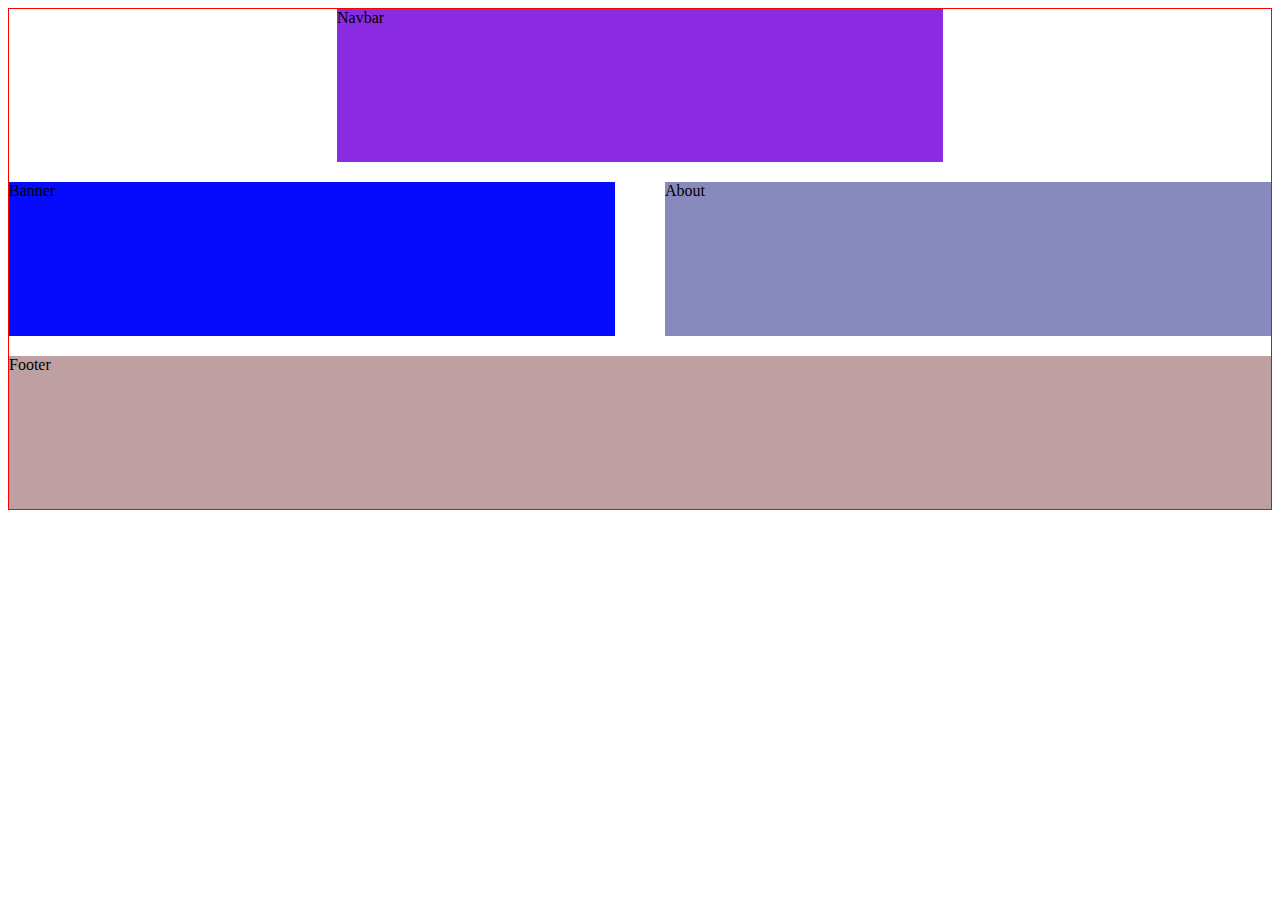
<file: index.html>
<!DOCTYPE html>
<html lang="en">
<head>
  <meta charset="UTF-8">
  <meta name="viewport" content="width=device-width, initial-scale=1.0">
  <title>CSS Grid</title>
  <link rel="stylesheet" href="style.css">
</head>
<body>
  <div class="main">
    <div class="navbar">Navbar</div>
    <div class="banner">Banner</div>
    <div class="about">About</div>
    <div class="footer">Footer</div>
    <!-- <div class="item">02</div>
    <div class="item">03</div>
    <div class="item">04</div>
    <div class="item">05</div>
    <div class="item">06</div>
    <div class="item">07</div>
    <div class="item">08</div>
    <div class="item">09</div>
    <div class="item">10</div>
    <div class="item">11</div>
    <div class="item">12</div> -->
  </div>
</body>
</html>
</file>
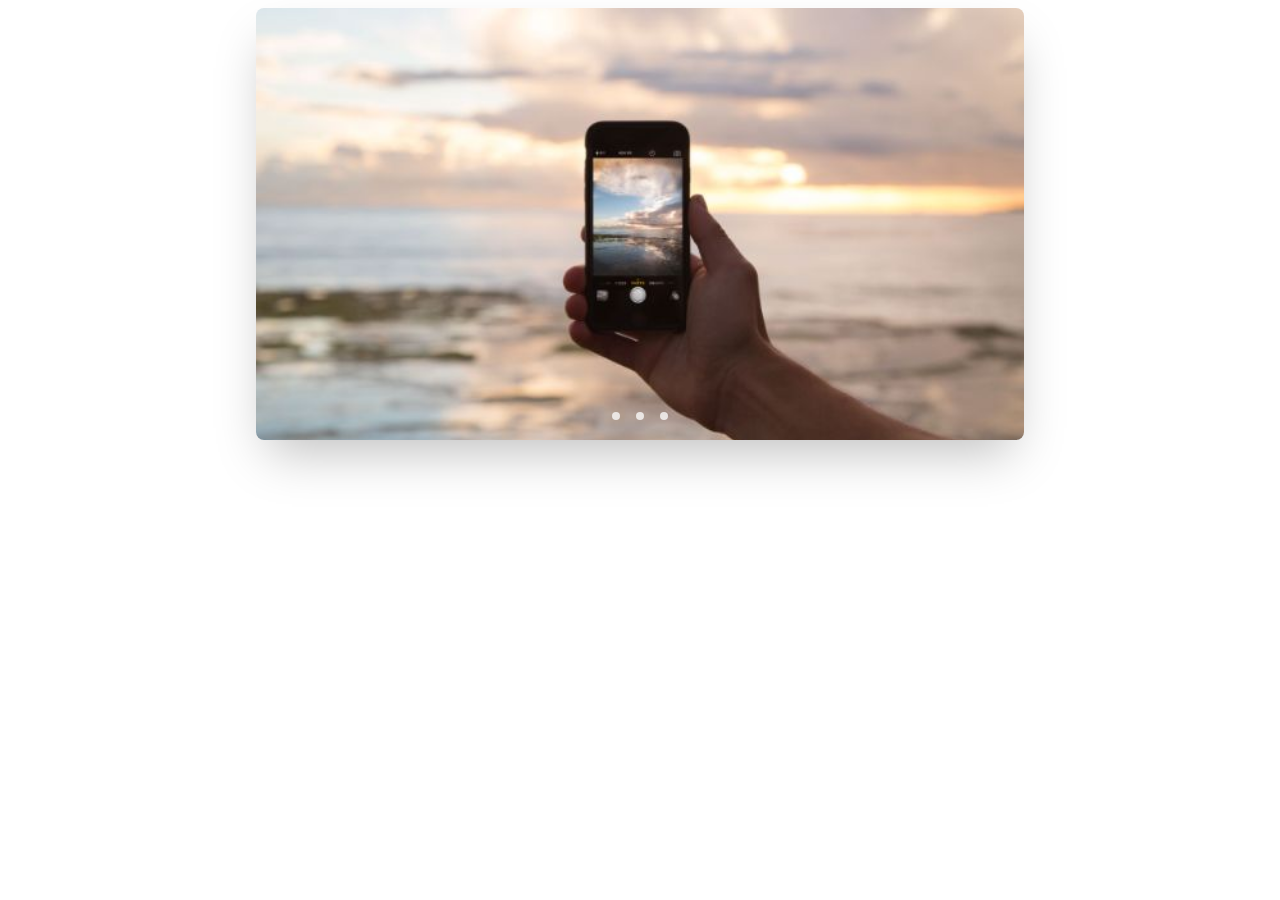
<file: Carousal/index.html>
<!DOCTYPE html>
<html lang="en">
<head>
  <meta charset="UTF-8">
  <meta name="viewport" content="width=device-width, initial-scale=1.0">
  <title>Slider</title>
  <link rel="stylesheet" href="style.css">
</head>
<body>
  <section class="container">
    <div class="slider_wrapper">
      <div class="slider">
        <img id="slider_1" src="../Image/cellphone.jpg" alt="" width="100%">
        <img id="slider_2" src="../Image/coffeehouse2.jpg" alt="" width="100%">
        <img id="slider_3" src="../Image/Computer.jpg" alt="" width="100%">
      </div>
      <div class="slider_nav">
        <a href="#slider_1"></a>
        <a href="#slider_2"></a>
        <a href="#slide3_3"></a>
      </div>
    </div>
  </section>
</body>
</html>
</file>
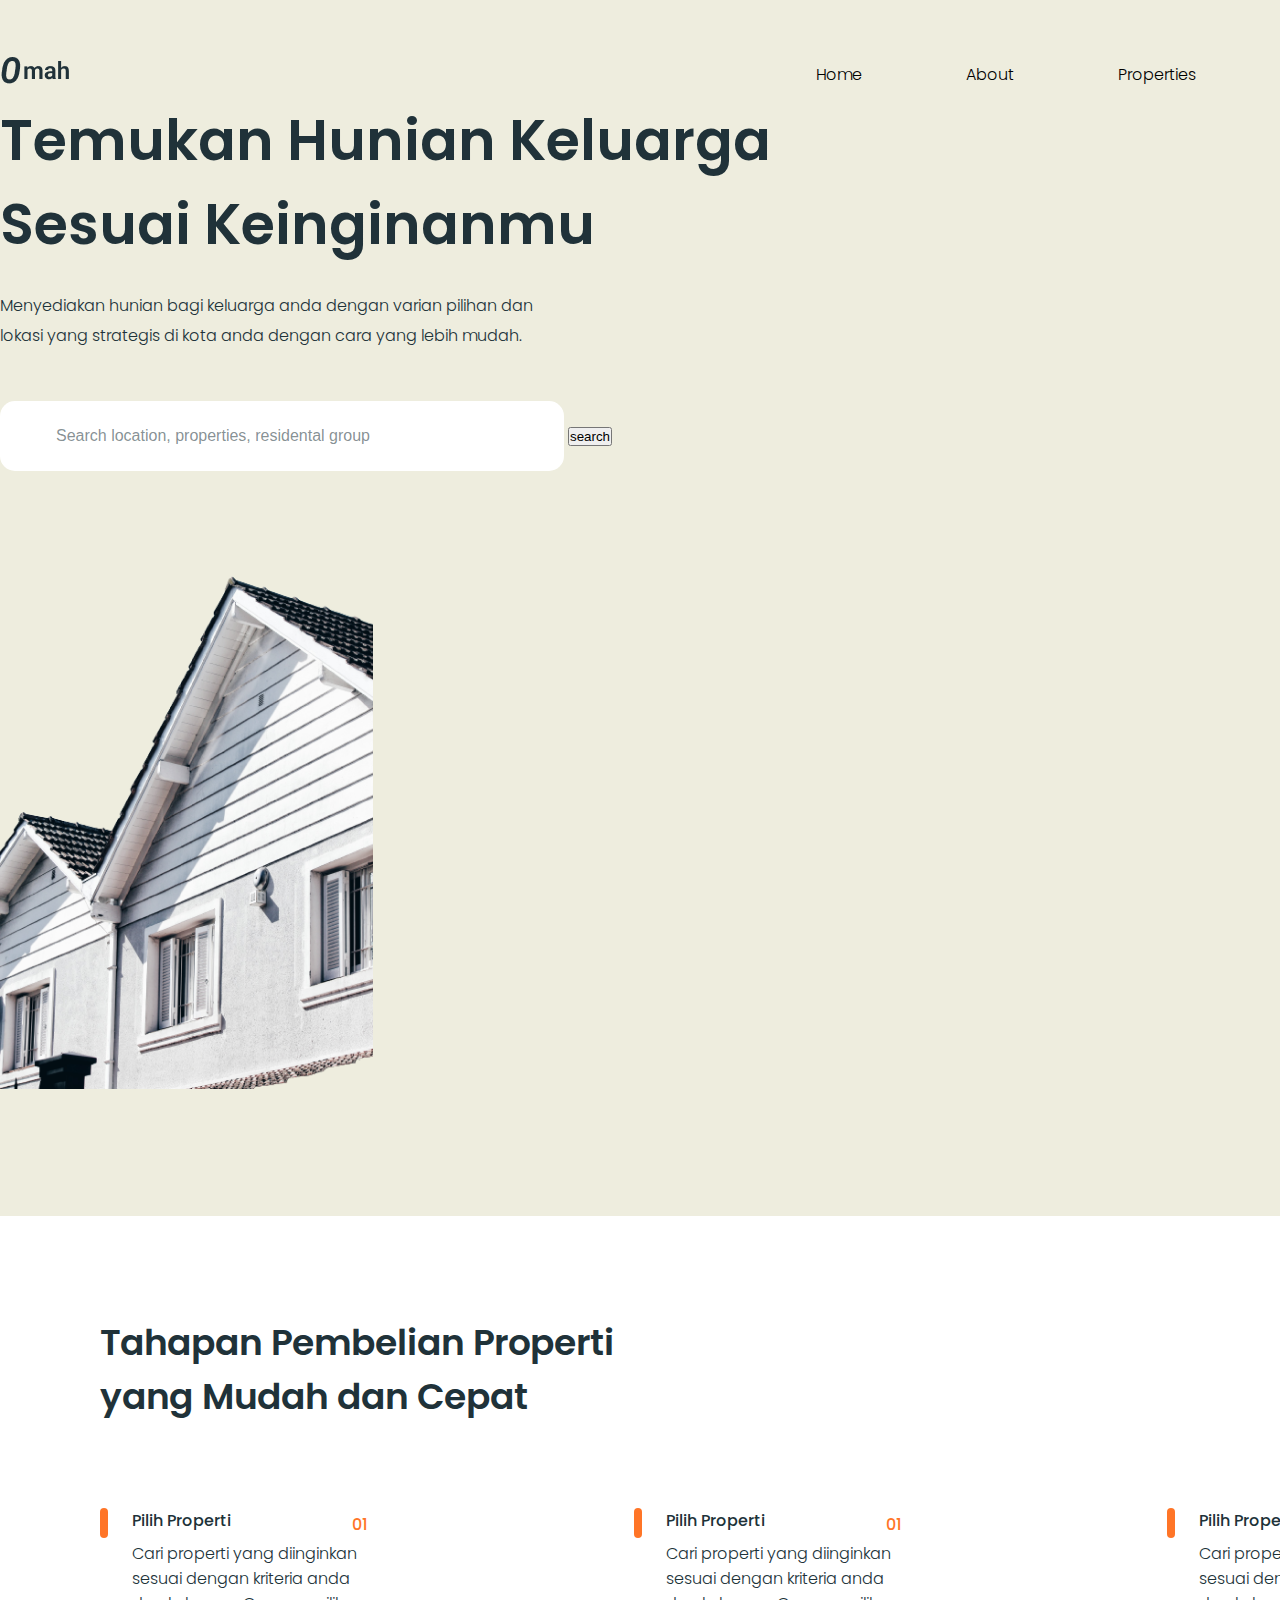
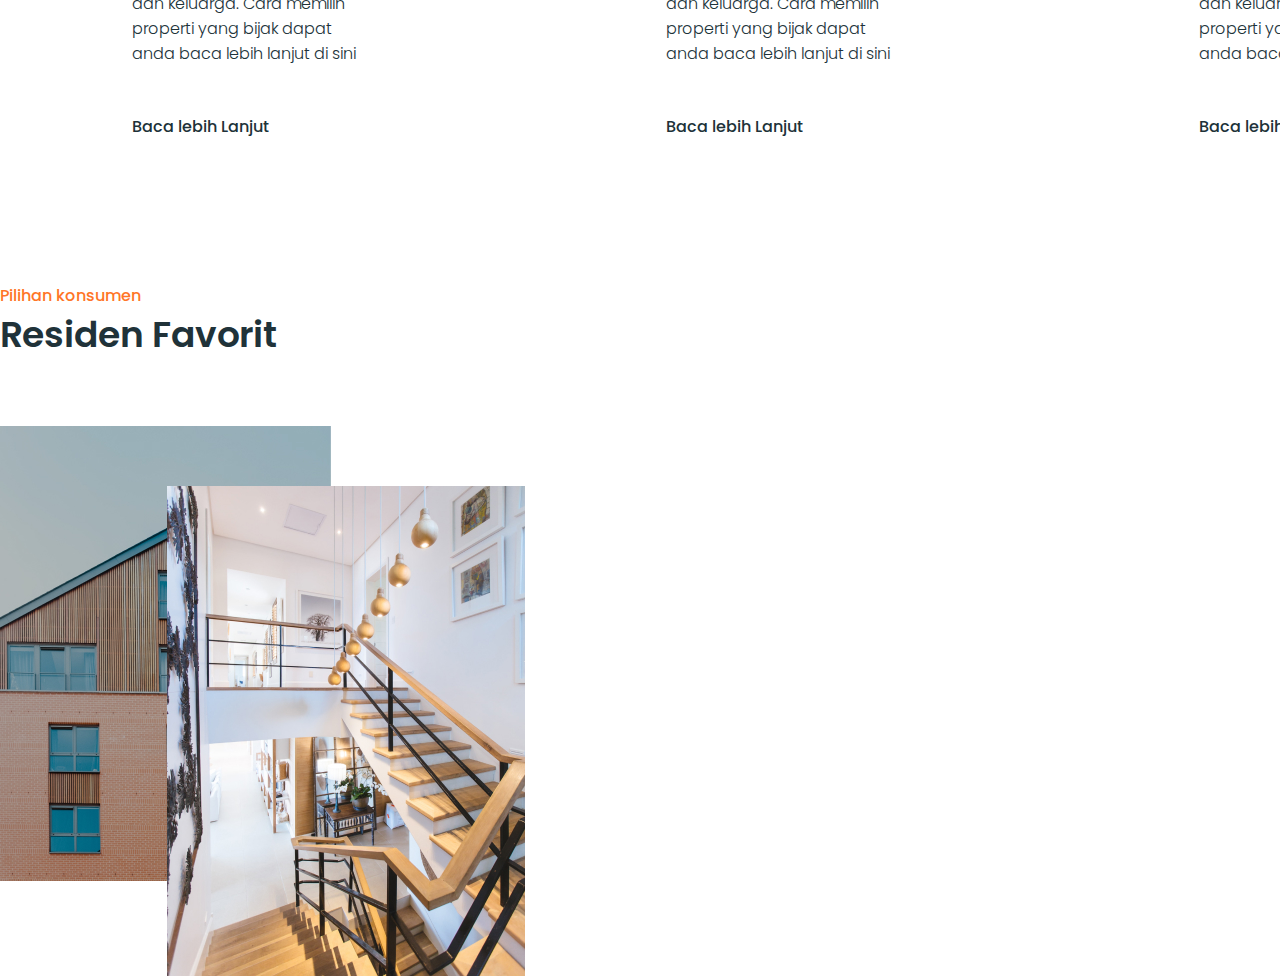
<file: exam/index.html>
<!DOCTYPE html>
<html lang="en">
<head>
  <meta charset="UTF-8">
  <meta name="viewport" content="width=device-width, initial-scale=1.0">
  <link rel="stylesheet" href="https://cdnjs.cloudflare.com/ajax/libs/font-awesome/6.5.2/css/all.min.css" integrity="sha512-SnH5WK+bZxgPHs44uWIX+LLJAJ9/2PkPKZ5QiAj6Ta86w+fsb2TkcmfRyVX3pBnMFcV7oQPJkl9QevSCWr3W6A==" crossorigin="anonymous" referrerpolicy="no-referrer" />
  <link rel="stylesheet" href="style.css">
  <title>Omah</title>
</head>
<body>
  <nav>
    <div class="container">
      <div class="nav_wrapper">
        <div class="nav_left">
          <img src="Image/logo.png" alt="">
        </div>
        <div class="nav_right">
          <ul>
            <li>Home</li>
            <li>About</li>
            <li>Properties</li>
            <li>Contact</li>
          </ul>
      </div>
      </div>
    </div>
  </nav>


  <!-- =========================== banner start =========================== -->
  <section id="banner">
    <div class="container">
      <div class="banner">
        <div class="banner_wrapper">
          <div class="banner_left">
            <h1>Temukan Hunian Keluarga Sesuai Keinginanmu</h1>
            <p>Menyediakan hunian bagi keluarga anda dengan varian pilihan dan lokasi yang strategis di kota anda dengan cara yang lebih mudah.</p>
            <div class="banner_inputBox">
              <input type="text" placeholder="Search location, properties, residental group">
              <i class="fa-solid fa-location-dot"></i>
              <button>search</button>
            </div>
          <div class="banner_right">
            <img src="Image/banner.png" alt="">
          </div>
        </div>
      </div>
    </div>
  </section>
  <!-- =========================== banner end =========================== -->


  <!-- =========================== properti start =========================== -->
  <section id="properti">
    <div class="container">
      <div class="properti">
        <h2>Tahapan Pembelian Properti yang Mudah dan Cepat</h2>
        <div class="proper_itemWrapper">
          <div class="properti_item">
            <div class="properti_title">
              <h3>Pilih Properti</h3>
              <h4>01</h4>
            </div>
            <p>Cari properti yang diinginkan sesuai dengan kriteria anda dan keluarga. Cara memilih properti yang bijak dapat anda baca lebih lanjut di sini</p>
            <a href="#">Baca lebih Lanjut <i class="fa-solid fa-arrow-right"></i></a>
          </div>
          <div class="properti_item">
            <div class="properti_title">
              <h3>Pilih Properti</h3>
              <h4>01</h4>
            </div>
            <p>Cari properti yang diinginkan sesuai dengan kriteria anda dan keluarga. Cara memilih properti yang bijak dapat anda baca lebih lanjut di sini</p>
            <a href="#">Baca lebih Lanjut <i class="fa-solid fa-arrow-right"></i></a>
          </div>
          <div class="properti_item">
            <div class="properti_title">
              <h3>Pilih Properti</h3>
              <h4>01</h4>
            </div>
            <p>Cari properti yang diinginkan sesuai dengan kriteria anda dan keluarga. Cara memilih properti yang bijak dapat anda baca lebih lanjut di sini</p>
            <a href="#">Baca lebih Lanjut <i class="fa-solid fa-arrow-right"></i></a>
          </div>
        </div>
      </div>
    </div>
  </section>
  <!-- =========================== properti end =========================== -->

  <section id="residen">
    <div class="container">
      <div class="residen">
        <h3>Pilihan konsumen</h3>
        <h2>Residen Favorit</h2>
        <div class="residen_imgWrapper">
          <div class="residen_image">
            <img src="Image/resident_one.jpg" alt="">
            <img src="Image/resident_two.jpg" alt="">
          </div>
          <div class="residen_textarea"></div>
        </div>
      </div>
    </div>
  </section>

</body>
</html>
</file>
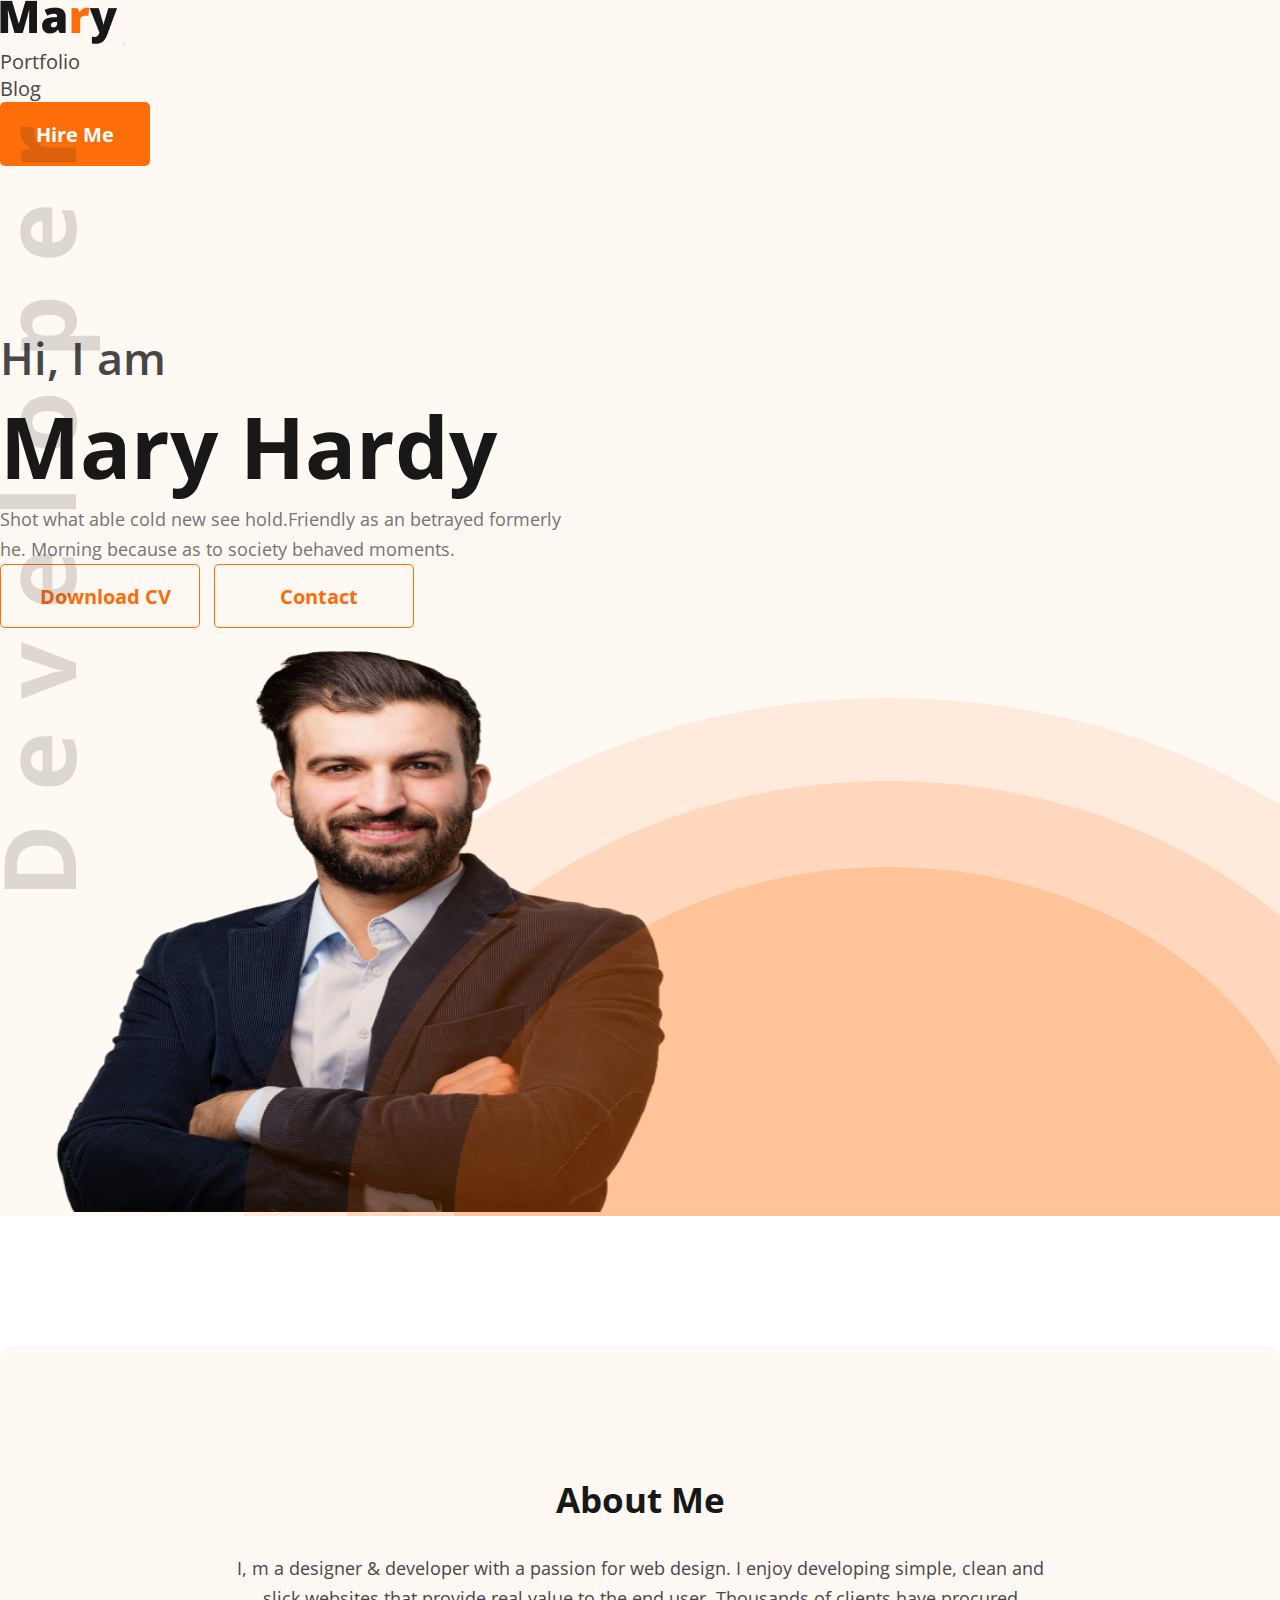
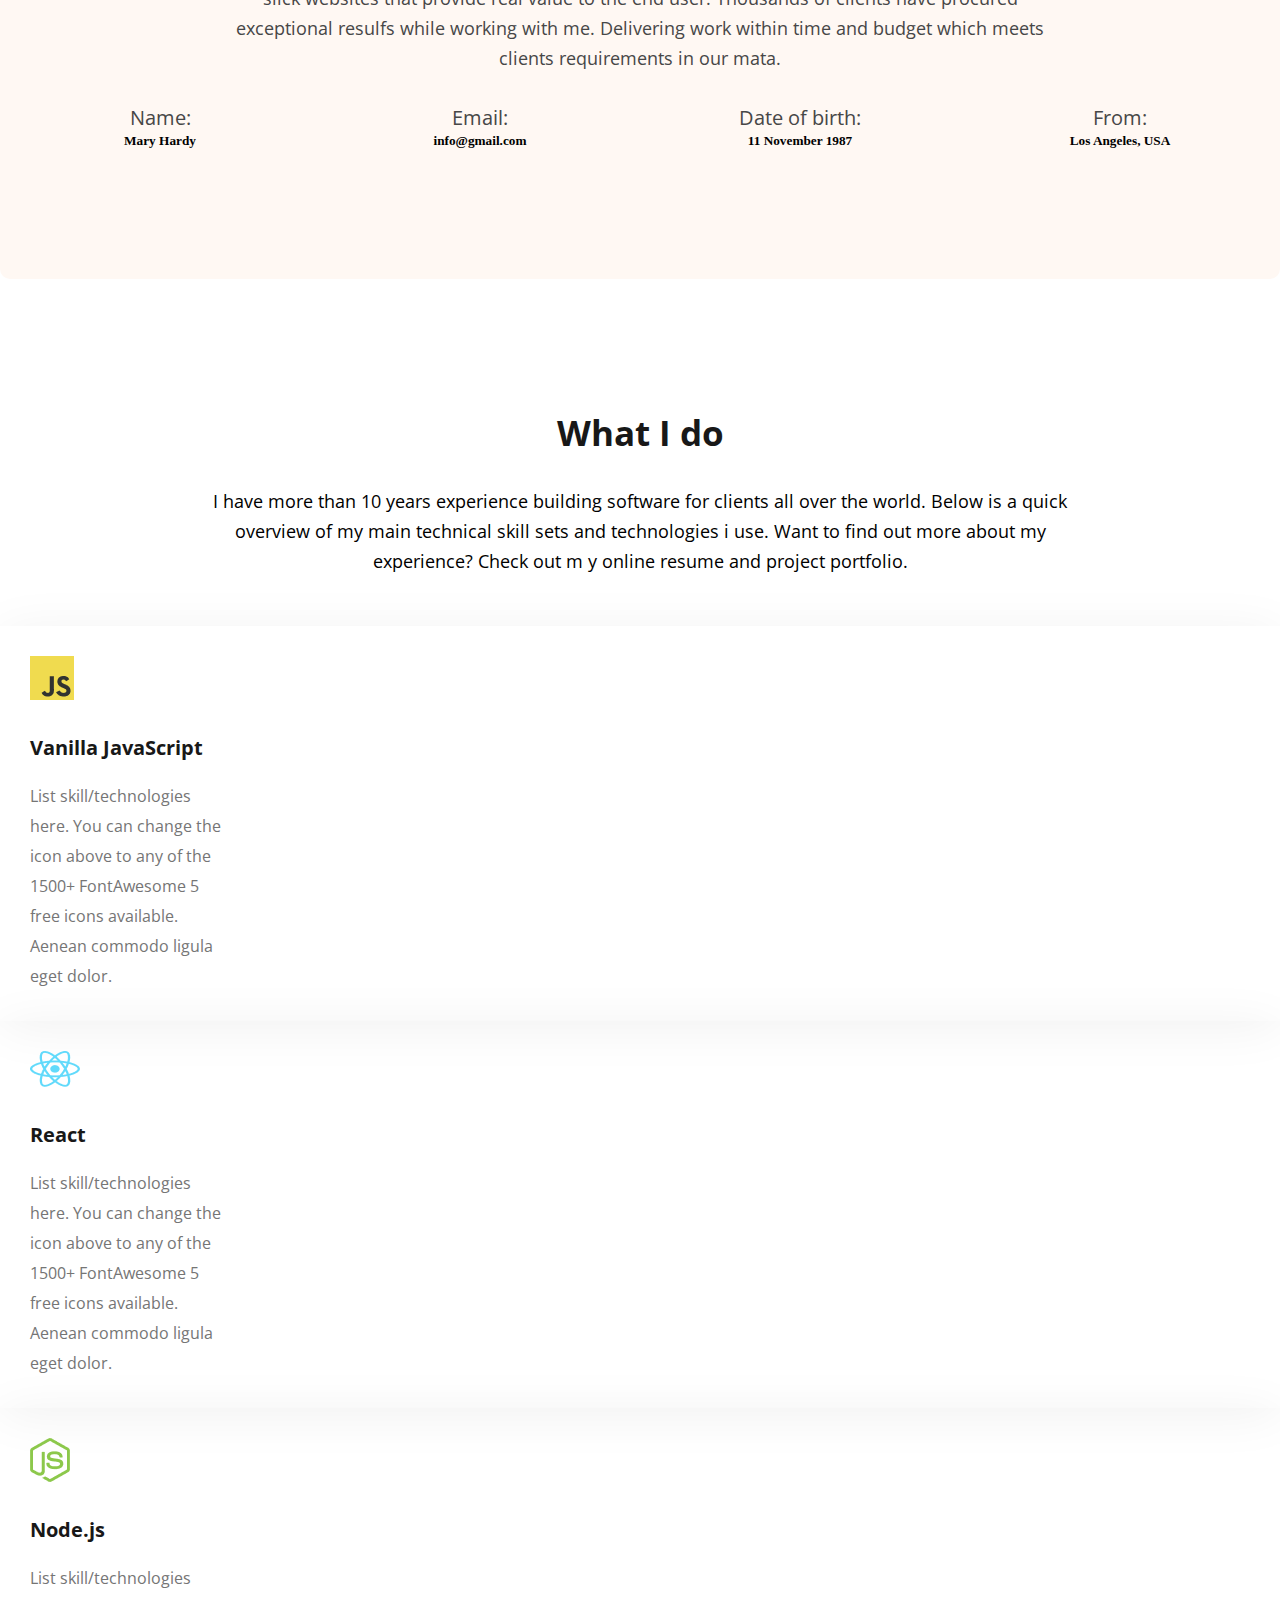
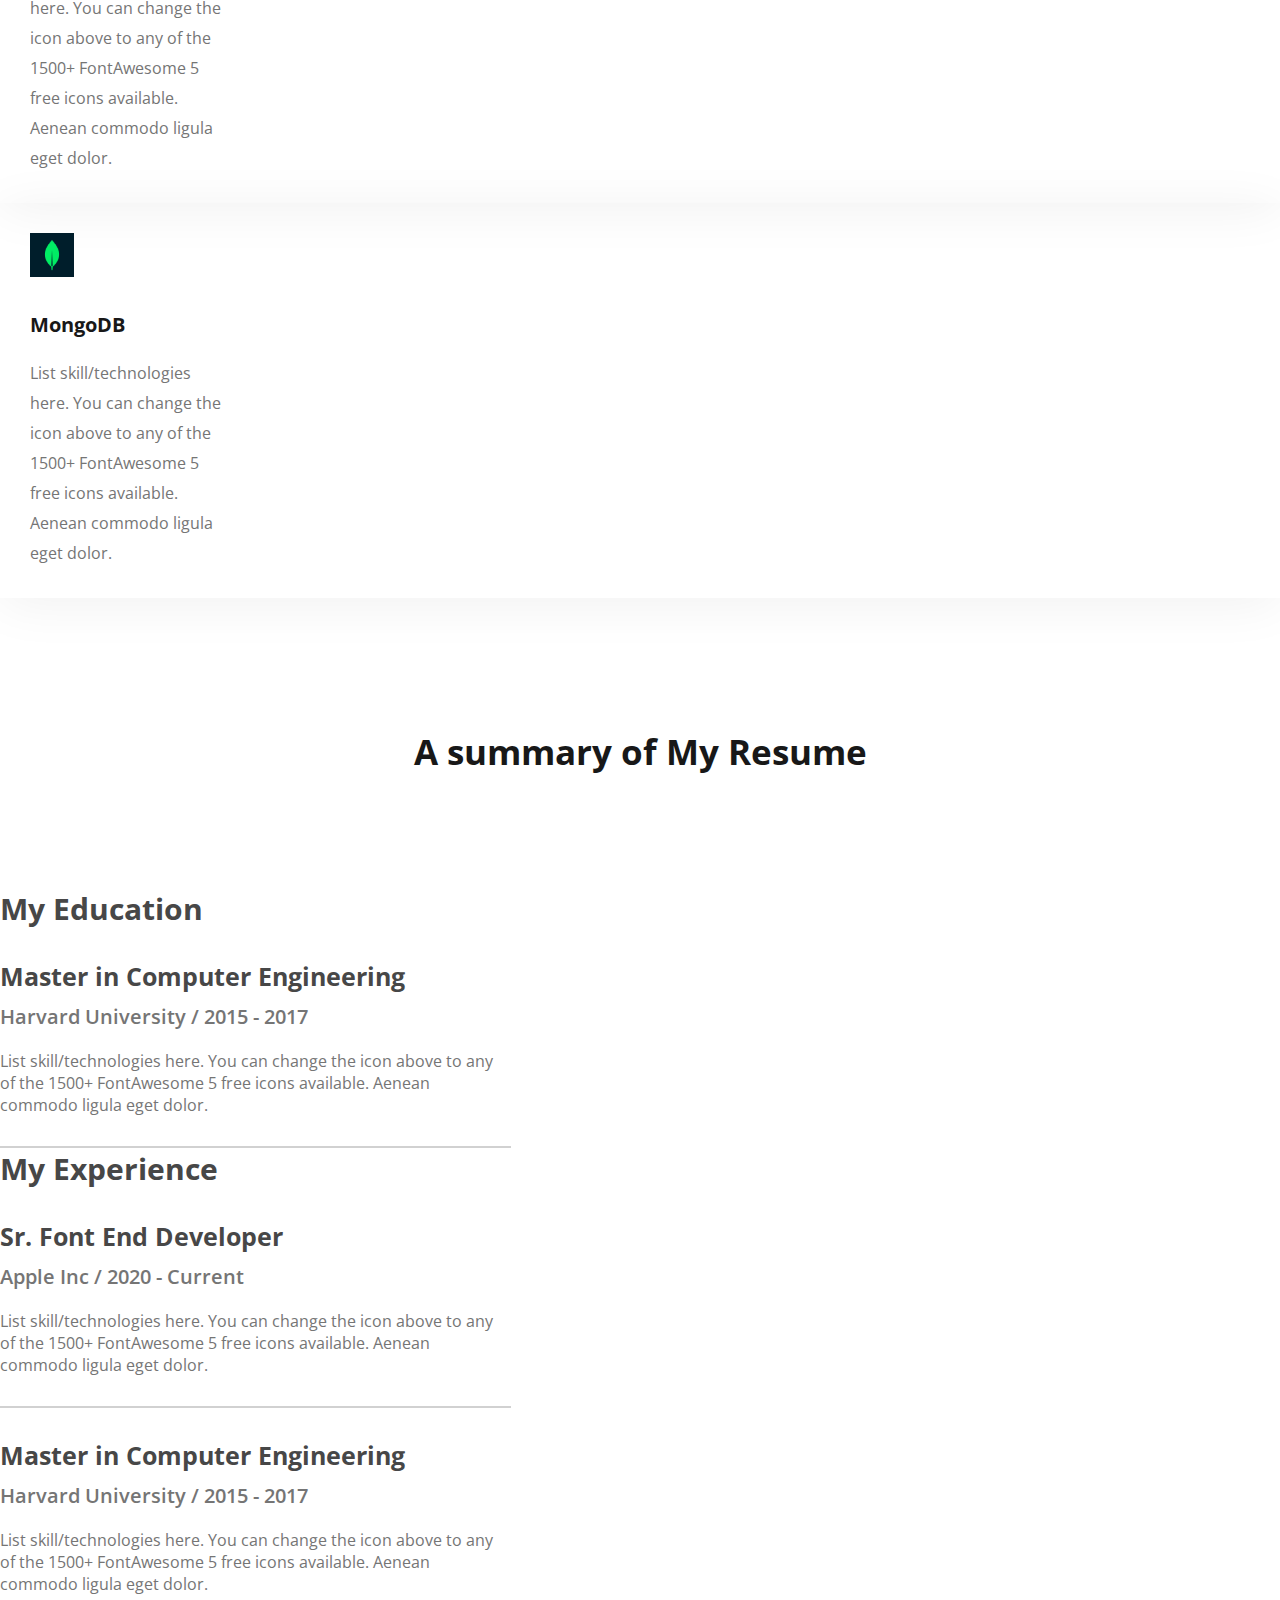
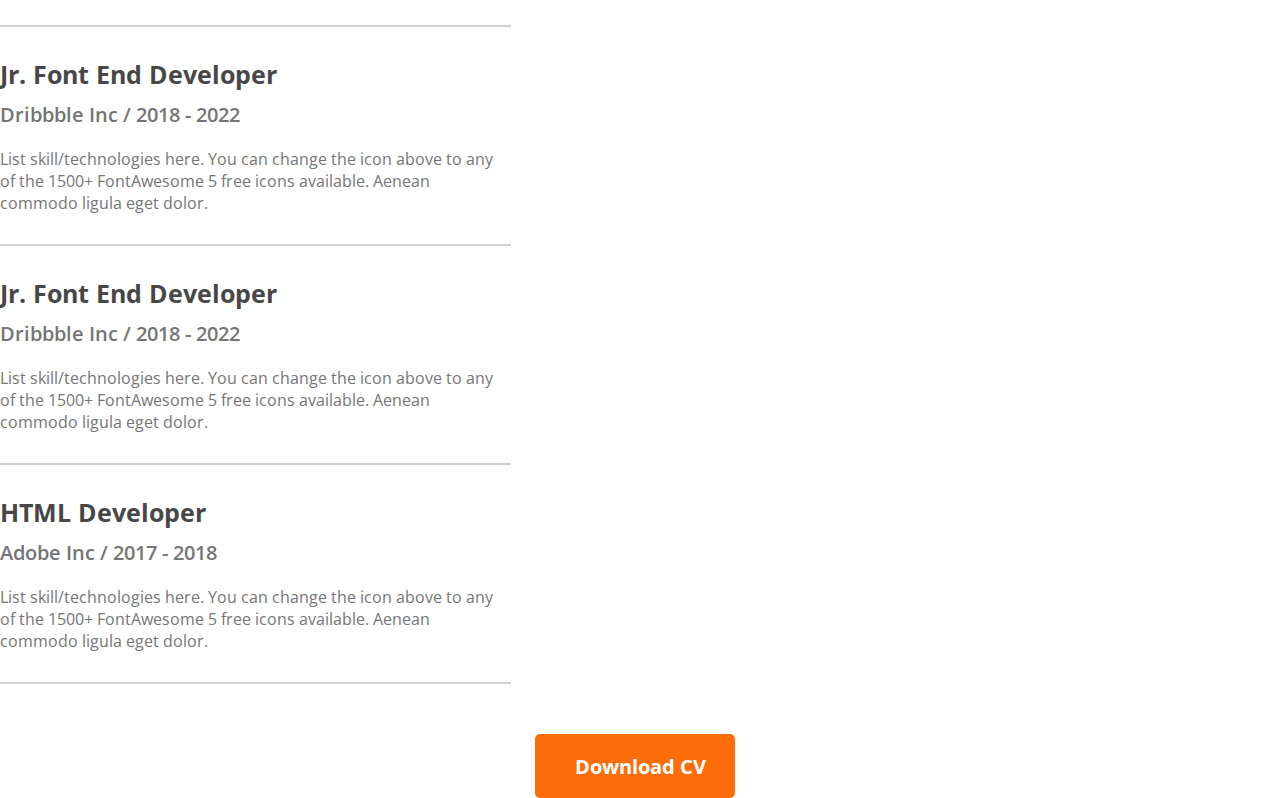
<file: Exam_02/index.html>
<!DOCTYPE html>
<html lang="en">
  <head>
    <title>Exam</title>
    <!-- Required meta tags -->
    <meta charset="utf-8" />
    <meta
      name="viewport"
      content="width=device-width, initial-scale=1, shrink-to-fit=no"
    />

    <!-- Bootstrap CSS v5.2.1 -->
    <link
      href="https://cdn.jsdelivr.net/npm/bootstrap@5.3.2/dist/css/bootstrap.min.css"
      rel="stylesheet"
      integrity="sha384-T3c6CoIi6uLrA9TneNEoa7RxnatzjcDSCmG1MXxSR1GAsXEV/Dwwykc2MPK8M2HN"
      crossorigin="anonymous"
    />
    <link
      rel="stylesheet"
      href="https://cdnjs.cloudflare.com/ajax/libs/font-awesome/6.6.0/css/all.min.css"
      integrity="sha512-Kc323vGBEqzTmouAECnVceyQqyqdsSiqLQISBL29aUW4U/M7pSPA/gEUZQqv1cwx4OnYxTxve5UMg5GT6L4JJg=="
      crossorigin="anonymous"
      referrerpolicy="no-referrer"
    />
    <link rel="stylesheet" href="./css/style.css" />
  </head>

  <body>
    <section id="navbar">
      <nav class="navbar navbar-expand-lg">
        <div class="container">
          <a class="navbar-brand" href="#">
            <img src="./images/Mary.png" alt="" />
          </a>
          <button
            class="navbar-toggler"
            type="button"
            data-bs-toggle="collapse"
            data-bs-target="#navbarNavDropdown"
            aria-controls="navbarNavDropdown"
            aria-expanded="false"
            aria-label="Toggle navigation"
          >
            <span class="navbar-toggler-icon"></span>
          </button>
          <div class="collapse navbar-collapse" id="navbarNavDropdown">
            <ul class="navbar-nav ms-auto">
              <li class="nav-item">
                <a class="nav-link" aria-current="page" href="#">Portfolio</a>
              </li>
              <li class="nav-item">
                <a class="nav-link" href="#">Blog</a>
              </li>
              <button type="button" class="buttons">Hire Me</button>
            </ul>
          </div>
        </div>
      </nav>
    </section>
    <main>
      <!-- *================================ Bnner Start ================================ -->
      <section id="banner">
        <img src="./images/Developer.png" alt="developer" class="bannerOne" />
        <div class="container">
          <div class="banner">
            <div class="row align-items-center">
              <div class="col-lg-6">
                <h3>Hi, I am</h3>
                <h1>Mary Hardy</h1>
                <p>
                  Shot what able cold new see hold.Friendly as an betrayed
                  formerly he. Morning because as to society behaved moments.
                </p>
                <button><i class="fa-solid fa-download"></i>Download CV</button>
                <button><i class="fa-solid fa-phone"></i>Contact</button>
              </div>
              <div class="col-lg-6">
                <div class="right">
                  <img src="./images/1699492_P3OLGJ1 1.png" alt="" />
                </div>
              </div>
            </div>
          </div>
        </div>
        <img src="./images/Group 12.png" alt="Group12" class="bannerTwo" />
      </section>
      <!-- *================================ Bnner End ================================ -->

      <!-- *================================ About End ================================ -->
      <section id="about">
        <div class="container">
          <div class="about">
            <h2>About Me</h2>
            <p>
              I, m a designer & developer with a passion for web design. I enjoy
              developing simple, clean and slick websites that provide real
              value to the end user. Thousands of clients have procured
              exceptional resulfs while working with me. Delivering work within
              time and budget which meets clients requirements in our mata.
            </p>
            <div class="address">
              <div class="name">
                <h4>Name:</h4>
                <h5>Mary Hardy</h5>
              </div>
              <div class="name">
                <h4>Email:</h4>
                <h5>info@gmail.com</h5>
              </div>
              <div class="name">
                <h4>Date of birth:</h4>
                <h5>11 November 1987</h5>
              </div>
              <div class="name">
                <h4>From:</h4>
                <h5>Los Angeles, USA</h5>
              </div>
            </div>
          </div>
        </div>
      </section>
      <!-- *================================ About End ================================ -->

      <!-- *================================ Service Start ================================ -->
      <section id="service">
        <div class="container">
          <div class="service">
            <h2>What I do</h2>
            <p>
              I have more than 10 years experience building software for clients
              all over the world. Below is a quick overview of my main technical
              skill sets and technologies i use. Want to find out more about my
              experience? Check out m y online resume and project portfolio.
            </p>
          </div>
          <div class="row justify-content-between">
            <div class="col-lg-3">
              <div class="cards">
                <img src="./images/javascript.png" alt="" />
                <h3>Vanilla JavaScript</h3>
                <p>
                  List skill/technologies here. You can change the icon above to
                  any of the 1500+ FontAwesome 5 free icons available. Aenean
                  commodo ligula eget dolor.
                </p>
              </div>
            </div>
            <div class="col-lg-3">
              <div class="cards">
                <img src="./images/react.png" alt="" />
                <h3>React</h3>
                <p>
                  List skill/technologies here. You can change the icon above to
                  any of the 1500+ FontAwesome 5 free icons available. Aenean
                  commodo ligula eget dolor.
                </p>
              </div>
            </div>
            <div class="col-lg-3">
              <div class="cards">
                <img src="./images/nodejs.png" alt="" />
                <h3>Node.js</h3>
                <p>
                  List skill/technologies here. You can change the icon above to
                  any of the 1500+ FontAwesome 5 free icons available. Aenean
                  commodo ligula eget dolor.
                </p>
              </div>
            </div>
            <div class="col-lg-3">
              <div class="cards">
                <img src="./images/mongodb.png" alt="" />
                <h3>MongoDB</h3>
                <p>
                  List skill/technologies here. You can change the icon above to
                  any of the 1500+ FontAwesome 5 free icons available. Aenean
                  commodo ligula eget dolor.
                </p>
              </div>
            </div>
          </div>
        </div>
      </section>
      <!-- *================================ Service End ================================ -->

      <!-- *================================ Resume Start ================================ -->
      <section id="resume">
        <div class="container">
          <h2>A summary of My Resume</h2>
          <div class="resume">
            <div class="summary">
              <div class="row">
                <div class="col-lg-6 col-12">
                  <h3>My Education</h3>
                  <h4>Master in Computer Engineering</h4>
                  <h5>Harvard University / 2015 - 2017</h5>
                  <p>
                    List skill/technologies here. You can change the icon above
                    to any of the 1500+ FontAwesome 5 free icons available.
                    Aenean commodo ligula eget dolor.
                  </p>
                </div>
                <div class="col-lg-6 col-12">
                  <h3>My Experience</h3>
                  <h4>Sr. Font End Developer</h4>
                  <h5>Apple Inc / 2020 - Current</h5>
                  <p>
                    List skill/technologies here. You can change the icon above
                    to any of the 1500+ FontAwesome 5 free icons available.
                    Aenean commodo ligula eget dolor.
                  </p>
                </div>
                <div class="col-lg-6 col-12">
                  <h4>Master in Computer Engineering</h4>
                  <h5>Harvard University / 2015 - 2017</h5>
                  <p>
                    List skill/technologies here. You can change the icon above
                    to any of the 1500+ FontAwesome 5 free icons available.
                    Aenean commodo ligula eget dolor.
                  </p>
                </div>
                <div class="col-lg-6 col-12">
                  <h4>Jr. Font End Developer</h4>
                  <h5>Dribbble Inc / 2018 - 2022</h5>
                  <p>
                    List skill/technologies here. You can change the icon above
                    to any of the 1500+ FontAwesome 5 free icons available.
                    Aenean commodo ligula eget dolor.
                  </p>
                </div>
                <div class="col-lg-6 col-12">
                  <h4>Jr. Font End Developer</h4>
                  <h5>Dribbble Inc / 2018 - 2022</h5>
                  <p>
                    List skill/technologies here. You can change the icon above
                    to any of the 1500+ FontAwesome 5 free icons available.
                    Aenean commodo ligula eget dolor.
                  </p>
                </div>
                <div class="col-lg-6 col-12">
                  <h4>HTML Developer</h4>
                  <h5>Adobe Inc / 2017 - 2018</h5>
                  <p>
                    List skill/technologies here. You can change the icon above
                    to any of the 1500+ FontAwesome 5 free icons available.
                    Aenean commodo ligula eget dolor.
                  </p>
                </div>
              </div>
            </div>
          </div>
          <button><i class="fa-solid fa-download"></i>Download CV</button>
        </div>
      </section>
      <!-- *================================ Resume End ================================ -->
    </main>
    <footer>
      <!-- place footer here -->
    </footer>
    <!-- Bootstrap JavaScript Libraries -->
    <script
      src="https://cdn.jsdelivr.net/npm/@popperjs/core@2.11.8/dist/umd/popper.min.js"
      integrity="sha384-I7E8VVD/ismYTF4hNIPjVp/Zjvgyol6VFvRkX/vR+Vc4jQkC+hVqc2pM8ODewa9r"
      crossorigin="anonymous"
    ></script>

    <script
      src="https://cdn.jsdelivr.net/npm/bootstrap@5.3.2/dist/js/bootstrap.min.js"
      integrity="sha384-BBtl+eGJRgqQAUMxJ7pMwbEyER4l1g+O15P+16Ep7Q9Q+zqX6gSbd85u4mG4QzX+"
      crossorigin="anonymous"
    ></script>
  </body>
</html>
</file>
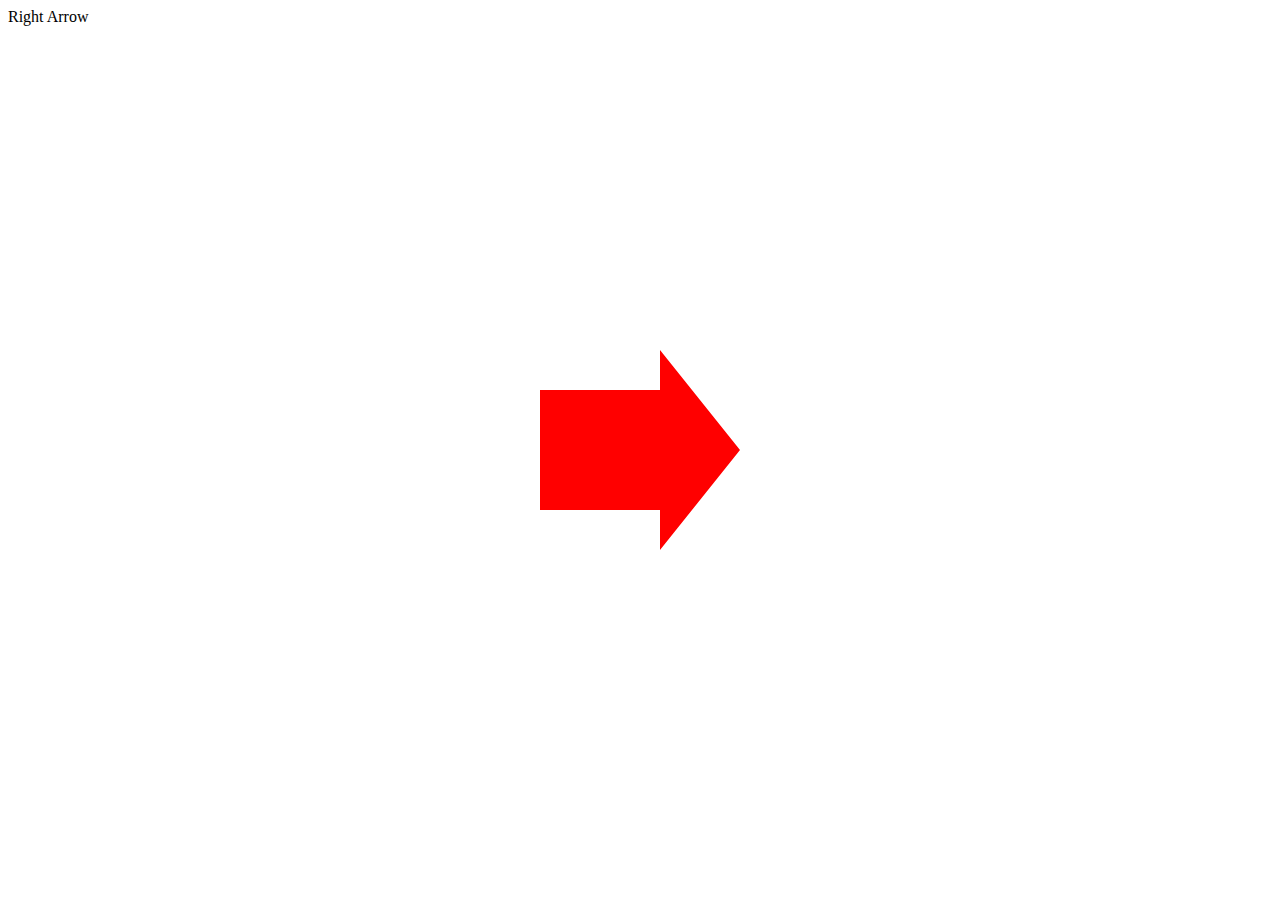
<file: Important_CSS/index.html>
<!DOCTYPE html>
<html lang="en">
<head>
  <meta charset="UTF-8">
  <meta name="viewport" content="width=device-width, initial-scale=1.0">
  <title>Document</title>
  <link rel="stylesheet" href="style.css">
</head>
<body>
  <div class="right_arrow"></div>
  <div class="title">Right Arrow</div>
</body>
</html>
</file>
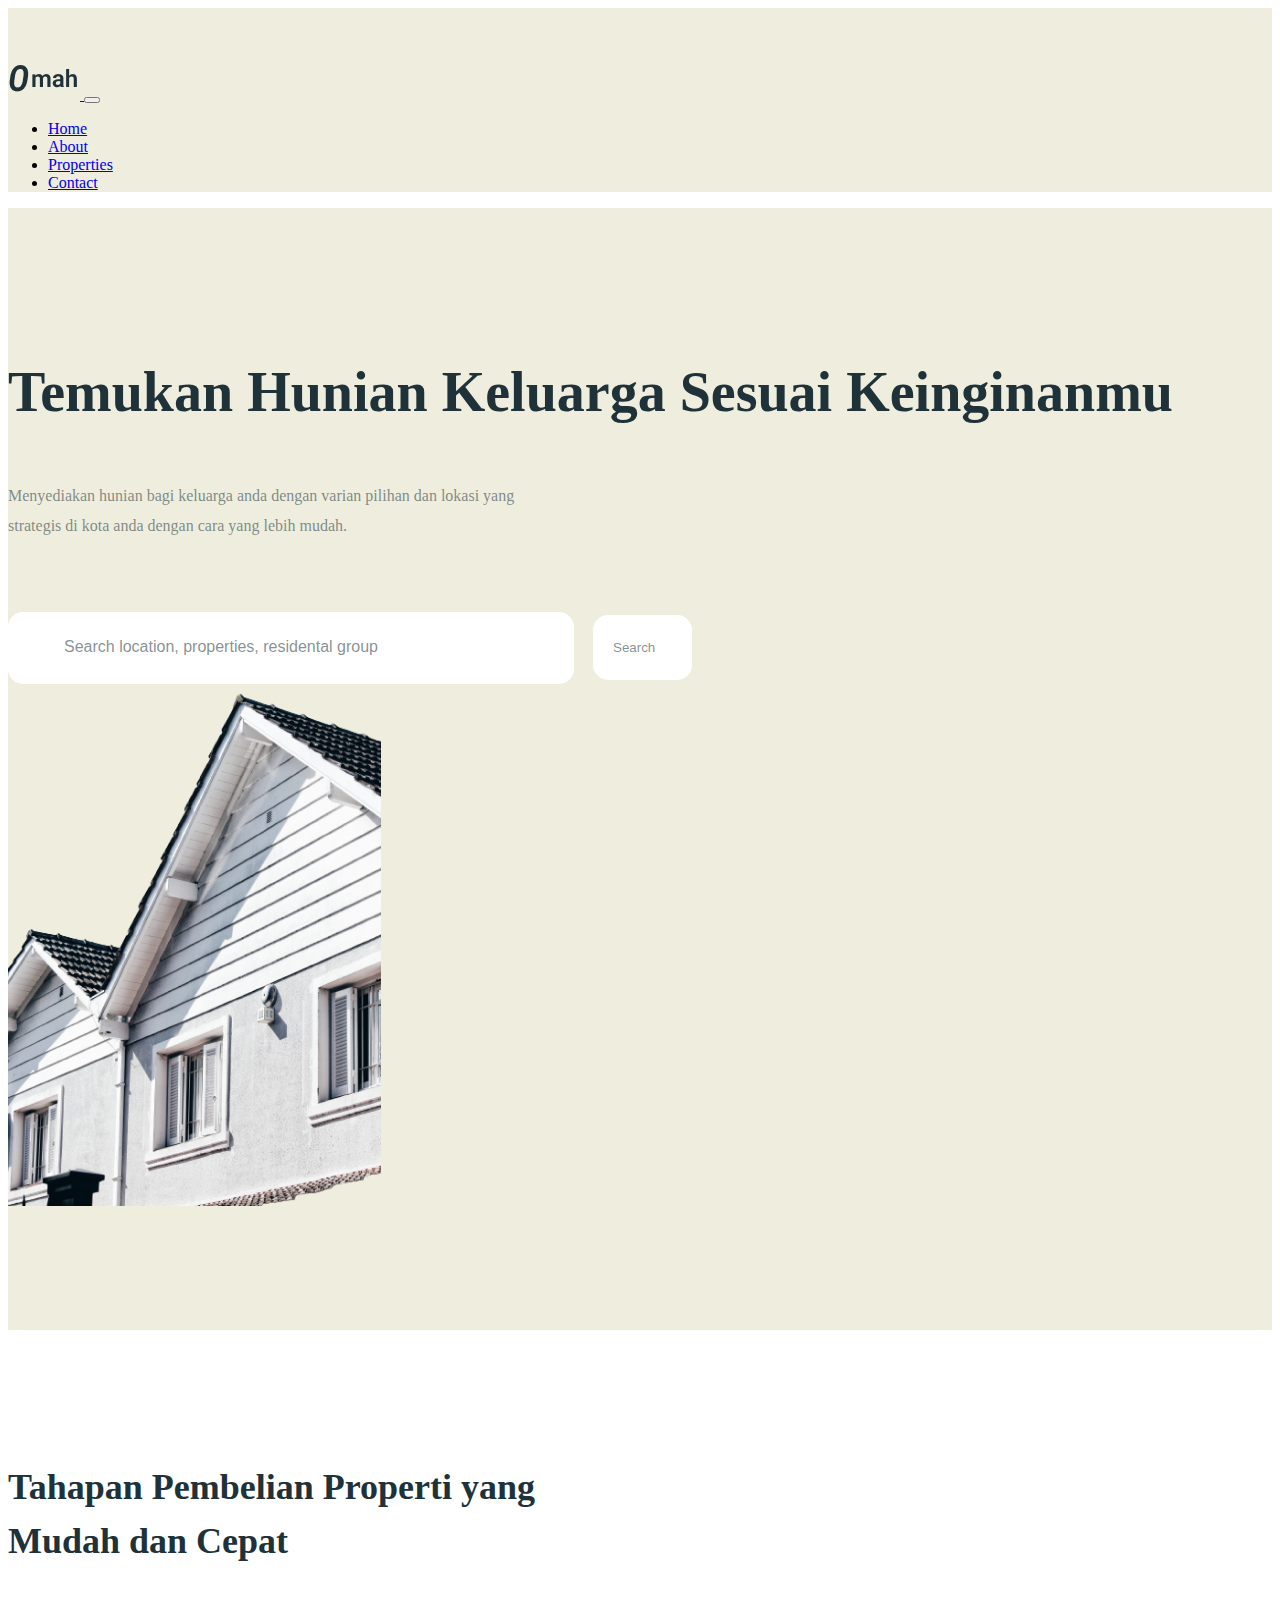
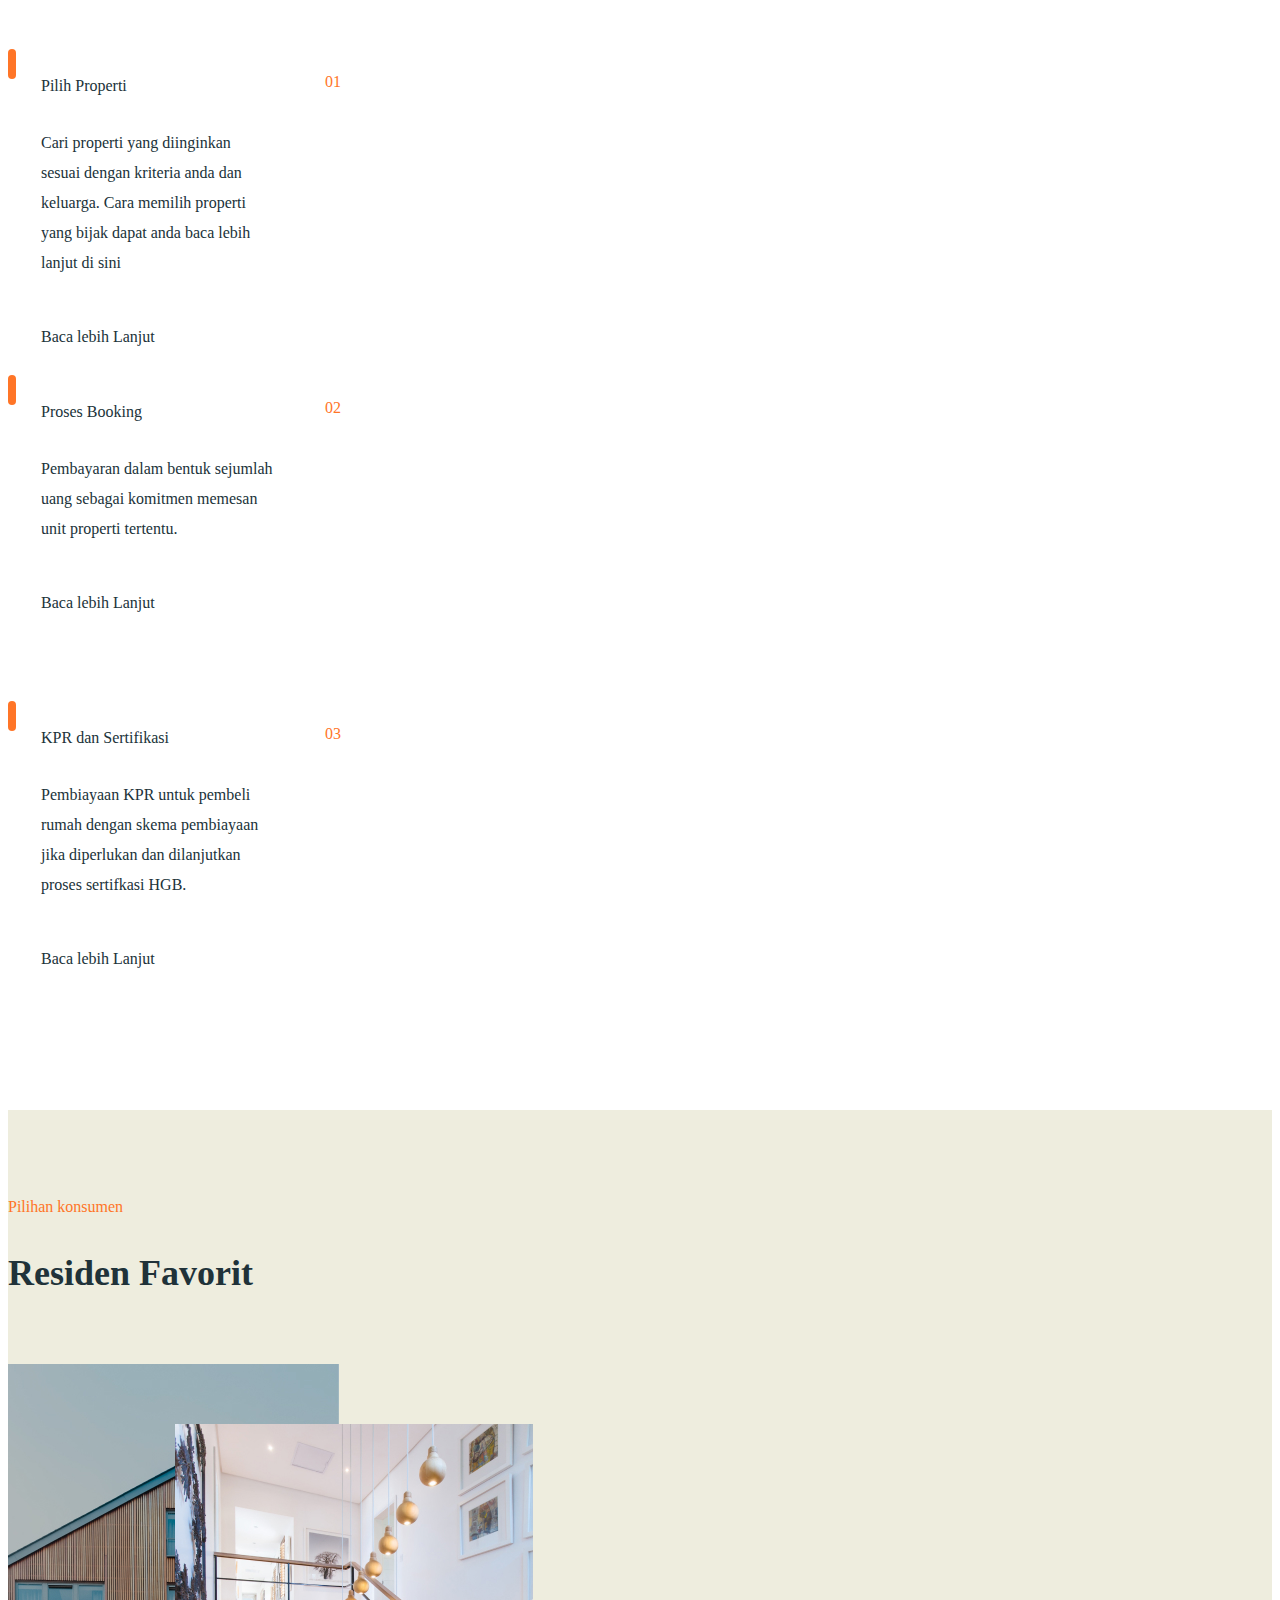
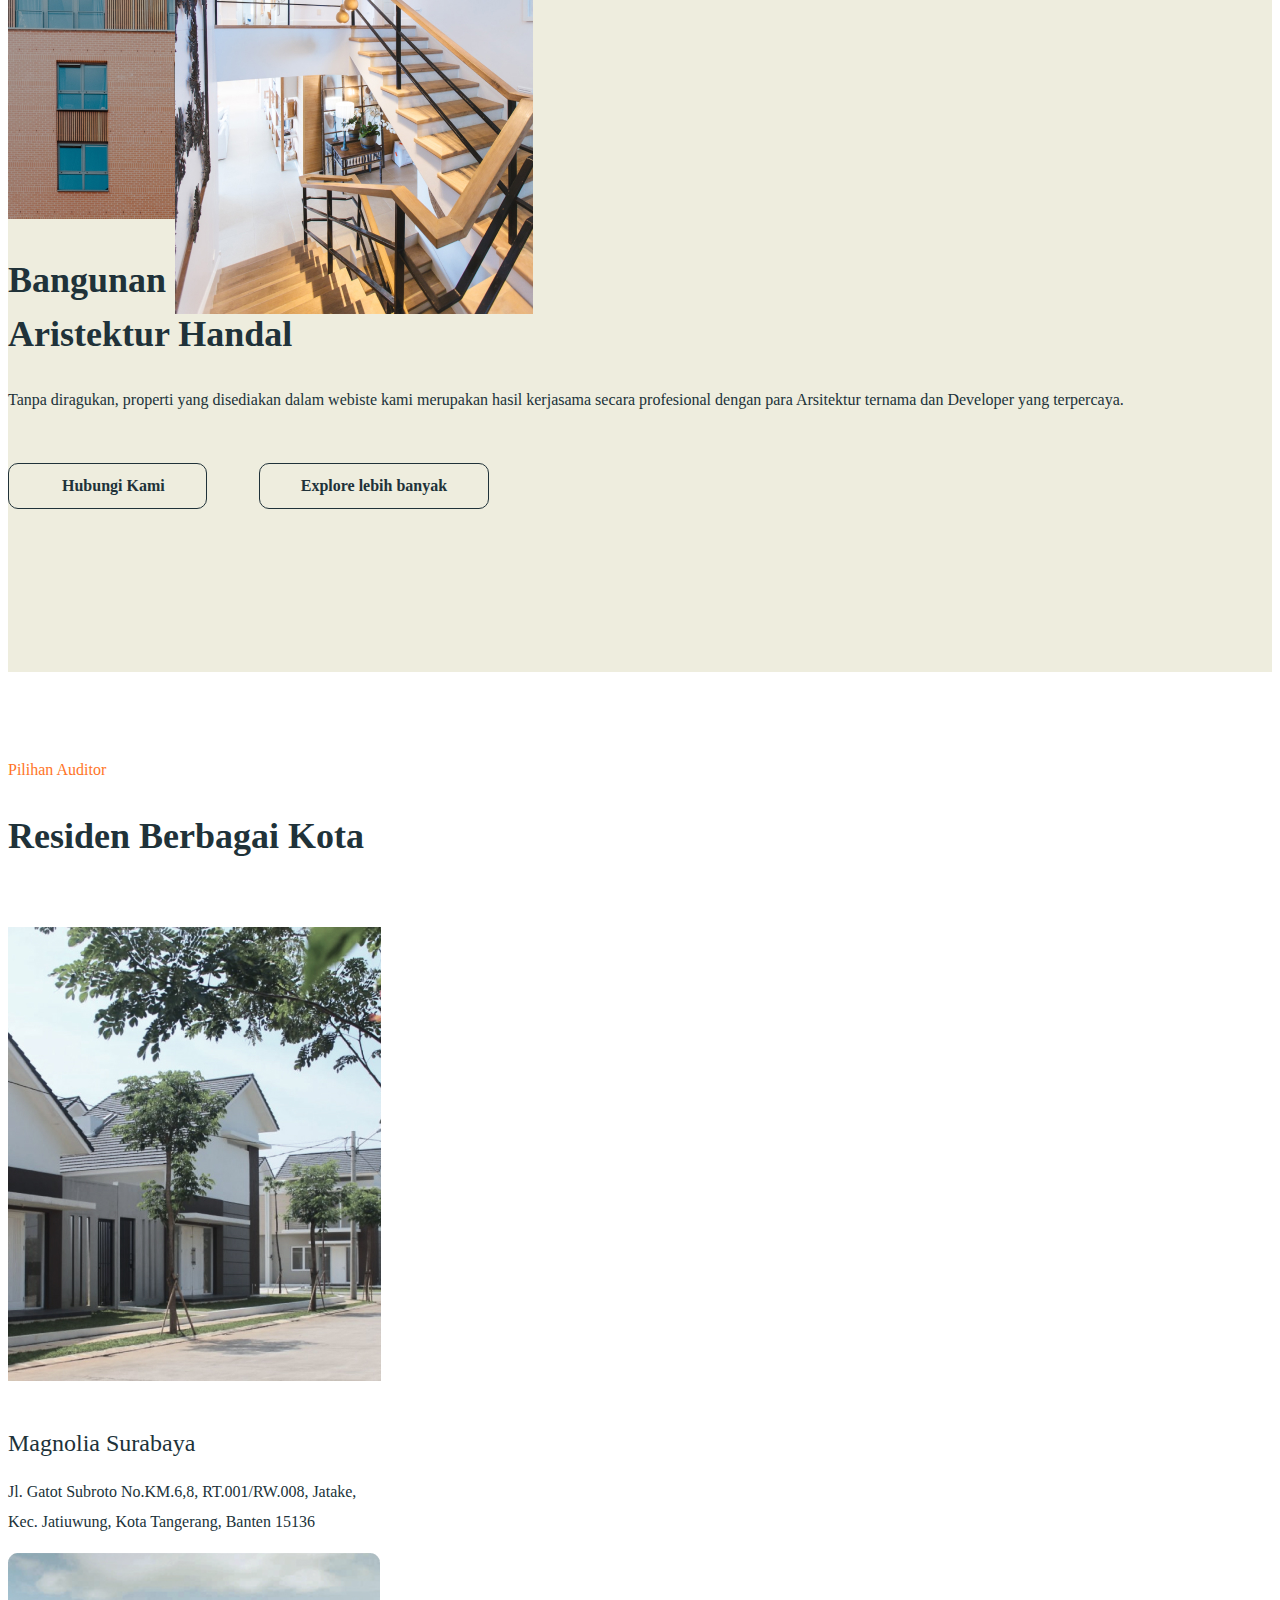
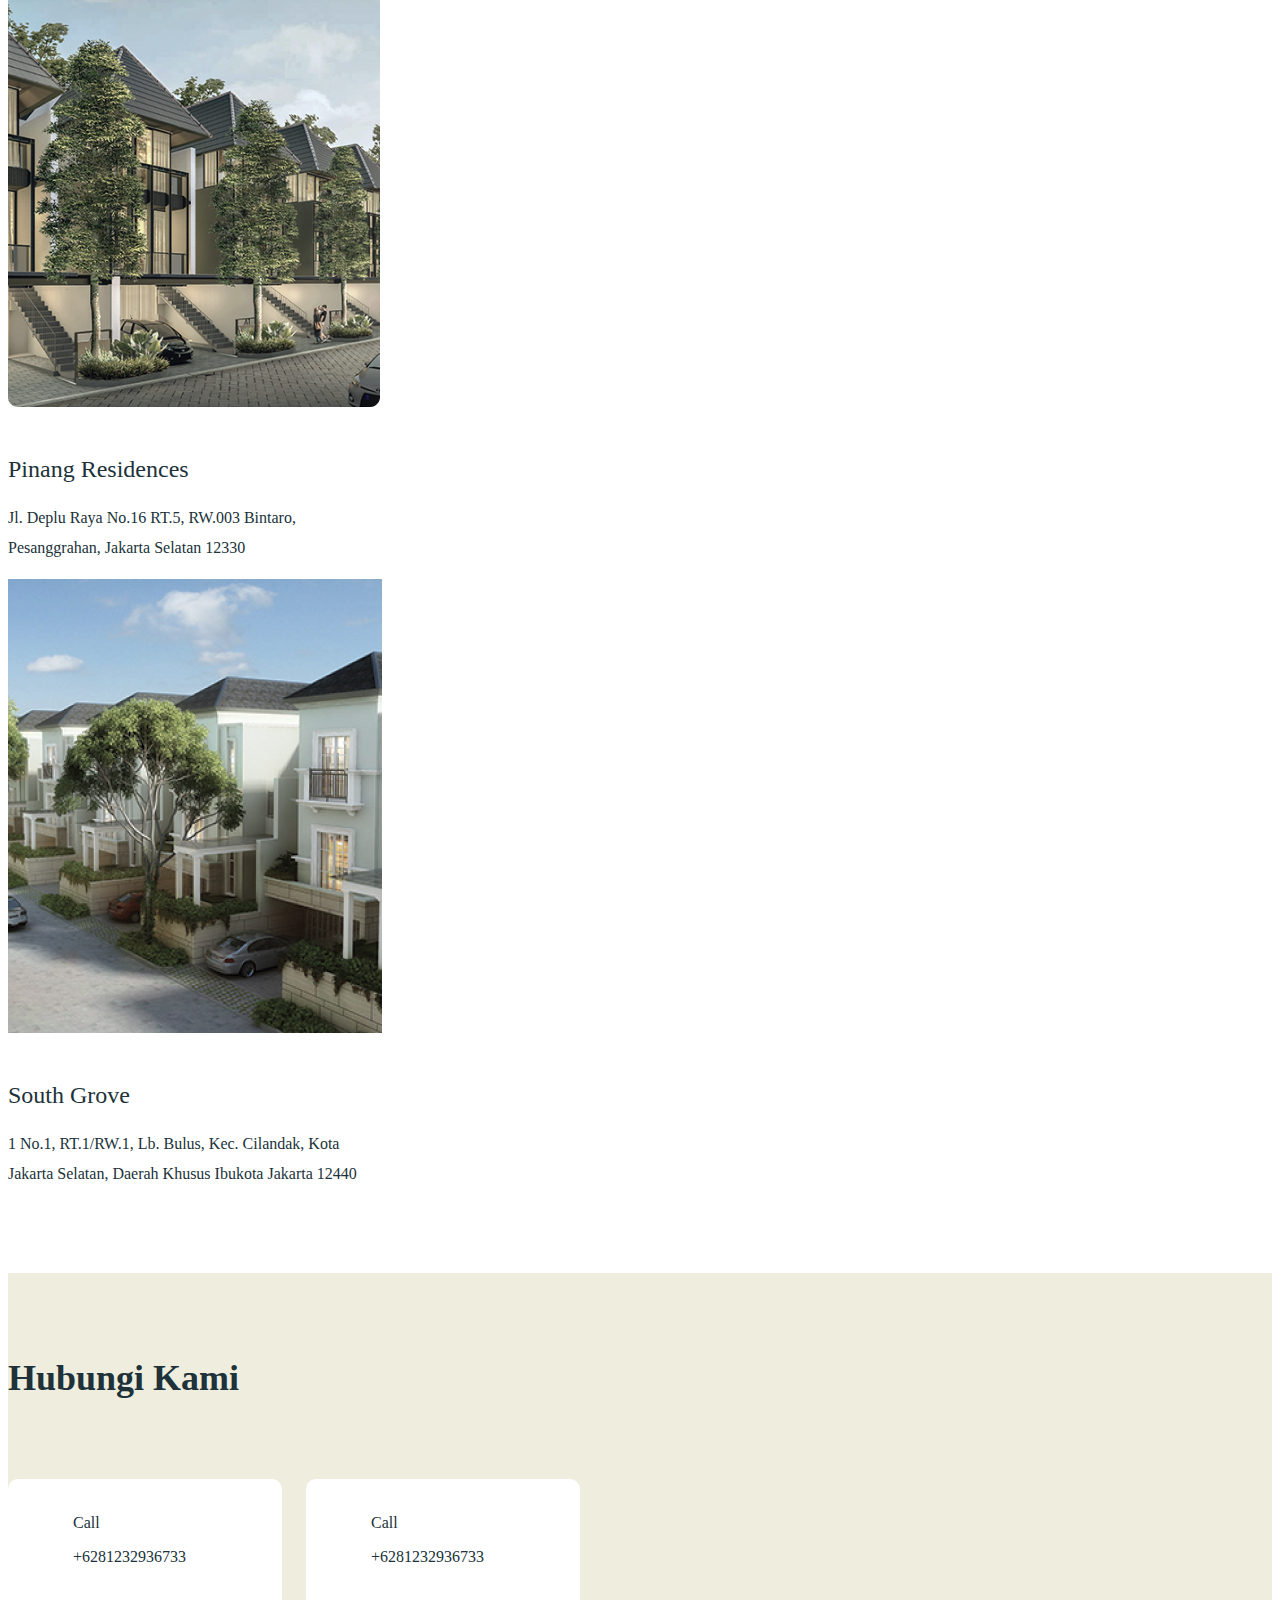
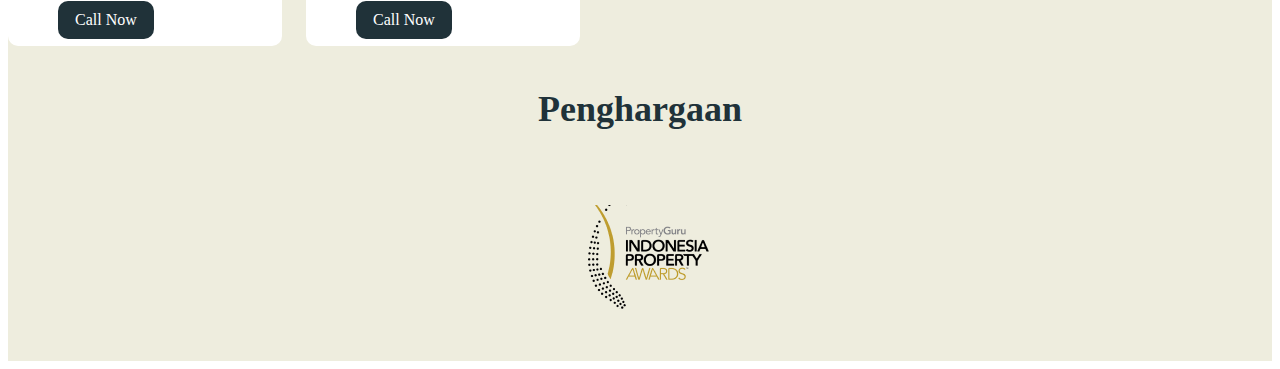
<file: Project_04/index.html>
<!DOCTYPE html>
<html lang="en">
  <head>
    <title>Omah</title>
    <!-- Required meta tags -->
    <meta charset="utf-8" />
    <meta
      name="viewport"
      content="width=device-width, initial-scale=1, shrink-to-fit=no"
    />

    <!-- Bootstrap CSS v5.2.1 -->
    <link
      href="https://cdn.jsdelivr.net/npm/bootstrap@5.3.2/dist/css/bootstrap.min.css"
      rel="stylesheet"
      integrity="sha384-T3c6CoIi6uLrA9TneNEoa7RxnatzjcDSCmG1MXxSR1GAsXEV/Dwwykc2MPK8M2HN"
      crossorigin="anonymous"
    />
    <link
      rel="stylesheet"
      href="https://cdnjs.cloudflare.com/ajax/libs/font-awesome/6.5.2/css/all.min.css"
      integrity="sha512-SnH5WK+bZxgPHs44uWIX+LLJAJ9/2PkPKZ5QiAj6Ta86w+fsb2TkcmfRyVX3pBnMFcV7oQPJkl9QevSCWr3W6A=="
      crossorigin="anonymous"
      referrerpolicy="no-referrer"
    />
    <link rel="stylesheet" href="style.css" />
    <link rel="stylesheet" href="responsive.css" />
  </head>

  <body>
    <!-- !============================ navbar section start ============================ -->
    <header>
      <!-- place navbar here -->
      <nav class="navbar navbar-expand-lg">
        <div class="container">
          <a class="navbar-brand" href="#">
            <img src="Image/logo.png" alt="" />
          </a>
          <button
            class="navbar-toggler"
            type="button"
            data-bs-toggle="collapse"
            data-bs-target="#navbarNavDropdown"
            aria-controls="navbarNavDropdown"
            aria-expanded="false"
            aria-label="Toggle navigation"
          >
            <span class="navbar-toggler-icon"></span>
          </button>
          <div class="collapse navbar-collapse" id="navbarNavDropdown">
            <ul class="navbar-nav ms-auto">
              <li class="nav-item list_items">
                <a
                  class="nav-link fs-5 ps-lg-5"
                  aria-current="page"
                  href="#"
                  >Home</a
                >
              </li>
              <li class="nav-item list_items">
                <a class="nav-link fs-5 ps-lg-5" href="#">About</a>
              </li>
              <li class="nav-item list_items">
                <a class="nav-link fs-5 ps-lg-5" href="#">Properties</a>
              </li>
              <li class="nav-item list_items">
                <a class="nav-link fs-5 ps-lg-5" href="#">Contact</a>
              </li>
            </ul>
          </div>
        </div>
      </nav>
    </header>
    <!-- !============================ navbar section end ============================ -->

    <main>
      <!-- !============================ banner section start ============================ -->
      <div id="banner">
        <div class="container">
          <div class="row align-items-center">
            <div class="col-lg-8 col-12 order-2 order-lg-1">
              <div class="text_area">
                <h2 class="fw-bold">
                  Temukan Hunian Keluarga Sesuai Keinginanmu
                </h2>
                <p>
                  Menyediakan hunian bagi keluarga anda dengan varian pilihan
                  dan lokasi yang strategis di kota anda dengan cara yang lebih
                  mudah.
                </p>
                <div class="bannerInputBox">
                  <input
                    type="text"
                    placeholder="Search location, properties, residental group"
                  />
                  <i class="fa-solid fa-location-dot bannerIcon"></i>
                </div>
                <button>Search</button>
              </div>
            </div>
            <div class="col-lg-4 col-12 order-1 order-lg-2">
              <div class="image_area">
                <img src="./Image/banner.png" alt="" />
              </div>
            </div>
          </div>
        </div>
      </div>
      <!-- !============================ banner section start ============================ -->

      <!-- !============================ properti section start ============================ -->
      <section id="properti">
        <div class="container">
          <h2>Tahapan Pembelian Properti yang Mudah dan Cepat</h2>
          <div class="row gap-3 gap-lg-0 properti">
            <div class="col-lg-4 col-12">
              <div class="properti_item">
                <div class="propertiSubWrapper">
                  <h3>Pilih Properti</h3>
                  <h4>01</h4>
                </div>
                <p>
                  Cari properti yang diinginkan sesuai dengan kriteria anda dan
                  keluarga. Cara memilih properti yang bijak dapat anda baca
                  lebih lanjut di sini
                </p>
                <a href="#"
                  >Baca lebih Lanjut
                  <i class="fa-solid fa-arrow-right arrow"></i
                ></a>
              </div>
            </div>
            <div class="col-lg-4 col-12">
              <div class="properti_item">
                <div class="propertiSubWrapper">
                  <h3>Proses Booking</h3>
                  <h4>02</h4>
                </div>
                <p>
                  Pembayaran dalam bentuk sejumlah uang sebagai komitmen memesan
                  unit properti tertentu.
                </p>
                <a href="#"
                  >Baca lebih Lanjut
                  <i class="fa-solid fa-arrow-right arrow"></i
                ></a>
              </div>
            </div>
            <div class="col-lg-4 col-12">
              <div class="properti_item">
                <div class="propertiSubWrapper">
                  <h3>KPR dan Sertifikasi</h3>
                  <h4>03</h4>
                </div>
                <p>
                  Pembiayaan KPR untuk pembeli rumah dengan skema pembiayaan
                  jika diperlukan dan dilanjutkan proses sertifkasi HGB.
                </p>
                <a href="#"
                  >Baca lebih Lanjut
                  <i class="fa-solid fa-arrow-right arrow"></i
                ></a>
              </div>
            </div>
          </div>
        </div>
      </section>
      <!-- !============================ properti section end ============================ -->

      <!-- !============================ residen section start ============================ -->
      <section id="residen">
        <div class="container">
          <div class="title">
            <h4>Pilihan konsumen</h4>
            <h2>Residen Favorit</h2>
          </div>
          <div class="row">
            <div class="col-lg-12 col-12 col-xl-6">
              <div class="residen_image">
                <img src="Image/resident_one.jpg" alt="resident_one" />
                <img src="Image/resident_two.jpg" alt="resident_two" />
              </div>
            </div>
            <div class="col-lg-12 col-12 col-xl-6">
              <div class="residen_textarea">
                <h2>Bangunan yang dirancang oleh Aristektur Handal</h2>
                <p>
                  Tanpa diragukan, properti yang disediakan dalam webiste kami
                  merupakan hasil kerjasama secara profesional dengan para
                  Arsitektur ternama dan Developer yang terpercaya.
                </p>
                <a href="#"
                  ><i class="fa-solid fa-phone residenbtnIcon"></i> Hubungi
                  Kami</a
                >
                <a href="#">Explore lebih banyak</a>
              </div>
            </div>
          </div>
        </div>
      </section>
      <!-- !============================ residen section end ============================ -->

      <!-- !============================ kota section start ============================ -->
      <section id="kota">
        <div class="container">
          <div class="kota_title">
            <h4>Pilihan Auditor</h4>
            <h2>Residen Berbagai Kota</h2>
          </div>
          <div class="row">
            <div class="col-lg-4">
              <div class="kota_items">
                <img src="Image/kota_1.jpg" alt="" />
                <h3>Magnolia Surabaya</h3>
                <p>
                  Jl. Gatot Subroto No.KM.6,8, RT.001/RW.008, Jatake, Kec.
                  Jatiuwung, Kota Tangerang, Banten 15136
                </p>
              </div>
            </div>
            <div class="col-lg-4">
              <div class="kota_items">
                <img src="Image/kota_2.png" alt="" />
                <h3>Pinang Residences</h3>
                <p>
                  Jl. Deplu Raya No.16 RT.5, RW.003 Bintaro, Pesanggrahan,
                  Jakarta Selatan 12330
                </p>
              </div>
            </div>
            <div class="col-lg-4">
              <div class="kota_items">
                <img src="Image/kota_3.jpg" alt="" />
                <h3>South Grove</h3>
                <p>
                  1 No.1, RT.1/RW.1, Lb. Bulus, Kec. Cilandak, Kota Jakarta
                  Selatan, Daerah Khusus Ibukota Jakarta 12440
                </p>
              </div>
            </div>
          </div>
        </div>
      </section>
      <!-- !============================ kota section end ============================ -->
    </main>

    
    <!-- !============================ footer section start ============================ -->
    <footer>
      <!-- place footer here -->
      <section id="footer_top">
        <div class="container">
          <div class="footer_top_title">
            <h2>Hubungi Kami</h2>
          </div>
          <div class="row">
            <div class="col-lg-6">
              <div class="footer_top_left">
                <div class="contact">
                  <div class="contact_icon">
                    <i class="fa-solid fa-phone"></i>
                  </div>
                  <div class="contact_info">
                    <h4>Call</h4>
                    <p>+6281232936733</p>
                    <a href="#">Call Now</a>
                  </div>
                </div>
                <div class="contact">
                  <div class="contact_icon">
                    <i class="fa-solid fa-phone"></i>
                  </div>
                  <div class="contact_info">
                    <h4>Call</h4>
                    <p>+6281232936733</p>
                    <a href="#">Call Now</a>
                  </div>
                </div>
              </div>
            </div>
            <div class="col-lg-6">
              <div class="footer_top_right">
                <h3>Penghargaan</h3>
                <img src="Image/footer.png" alt="" />
              </div>
            </div>
          </div>
        </div>
      </section>
    </footer>
    <!-- !============================ footer section end ============================ -->
    <!-- Bootstrap JavaScript Libraries -->
    <script
      src="https://cdn.jsdelivr.net/npm/@popperjs/core@2.11.8/dist/umd/popper.min.js"
      integrity="sha384-I7E8VVD/ismYTF4hNIPjVp/Zjvgyol6VFvRkX/vR+Vc4jQkC+hVqc2pM8ODewa9r"
      crossorigin="anonymous"
    ></script>

    <script
      src="https://cdn.jsdelivr.net/npm/bootstrap@5.3.2/dist/js/bootstrap.min.js"
      integrity="sha384-BBtl+eGJRgqQAUMxJ7pMwbEyER4l1g+O15P+16Ep7Q9Q+zqX6gSbd85u4mG4QzX+"
      crossorigin="anonymous"
    ></script>
  </body>
</html>
</file>
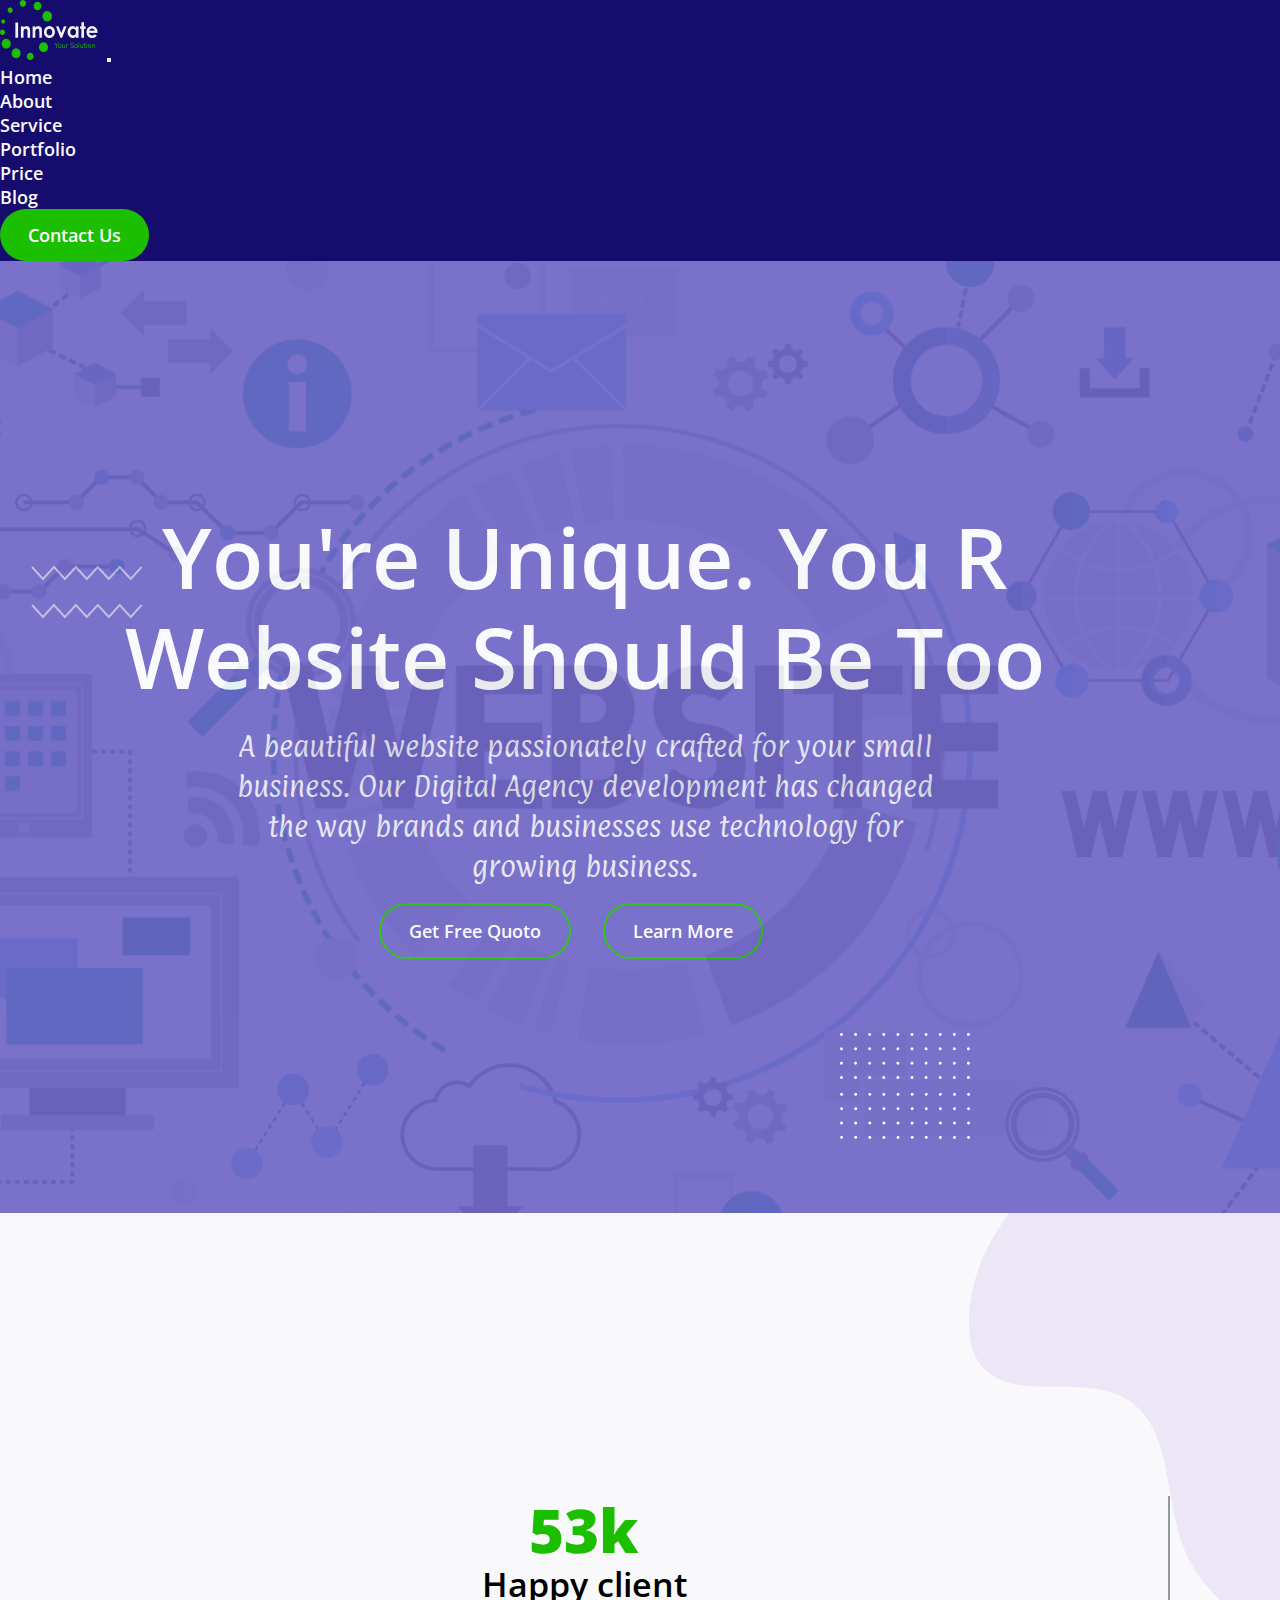
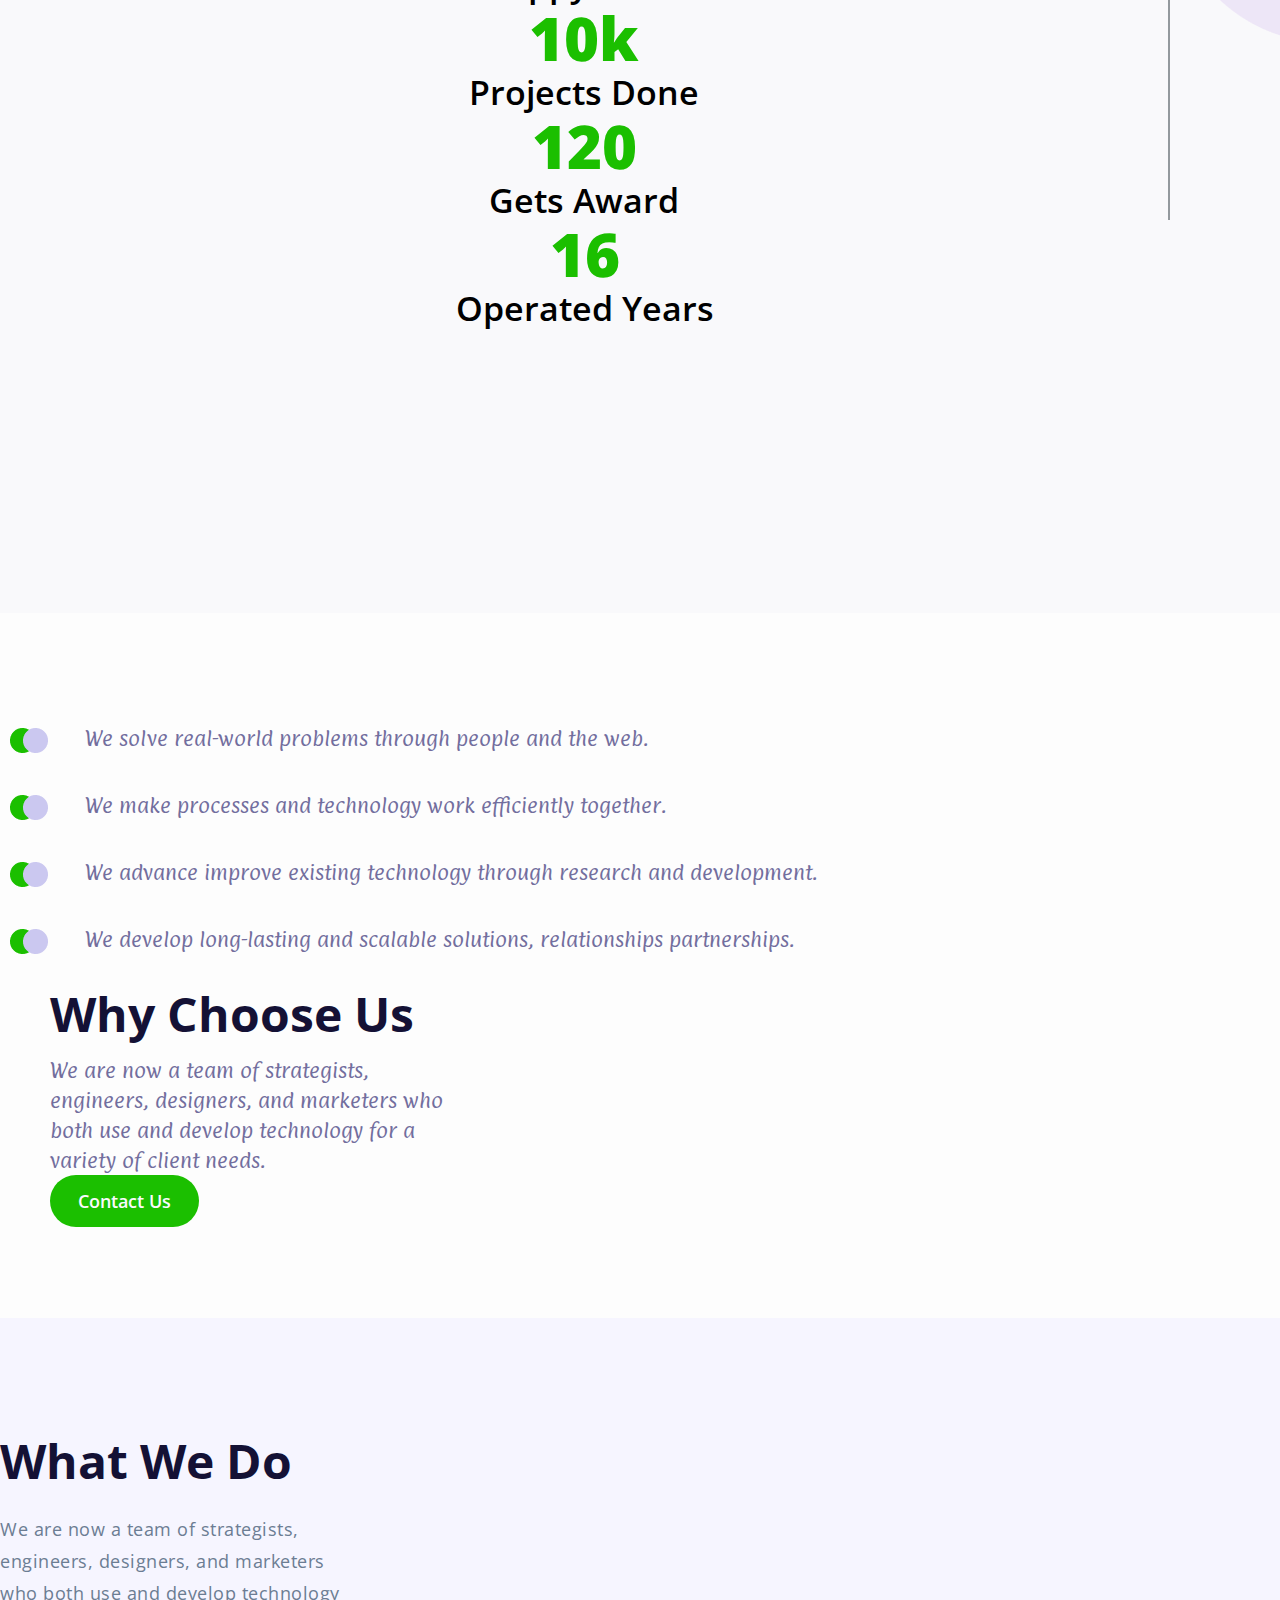
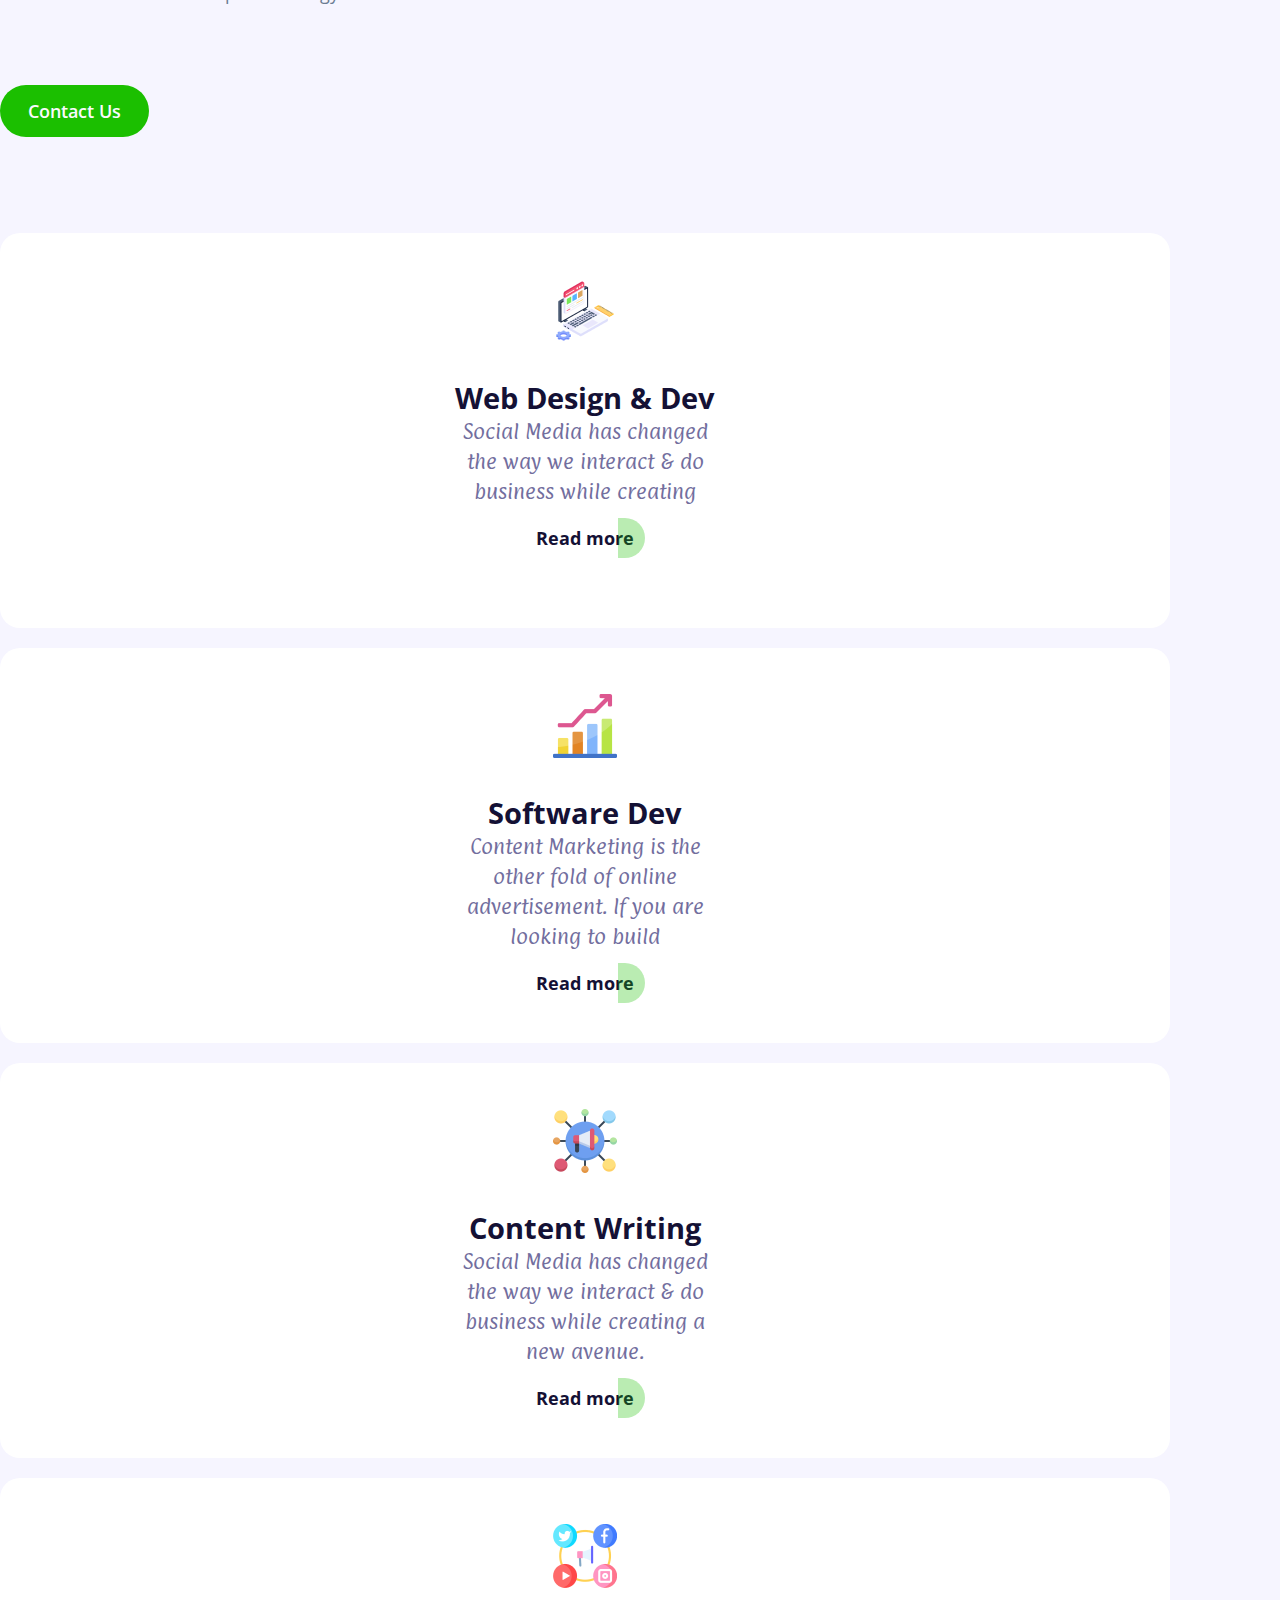
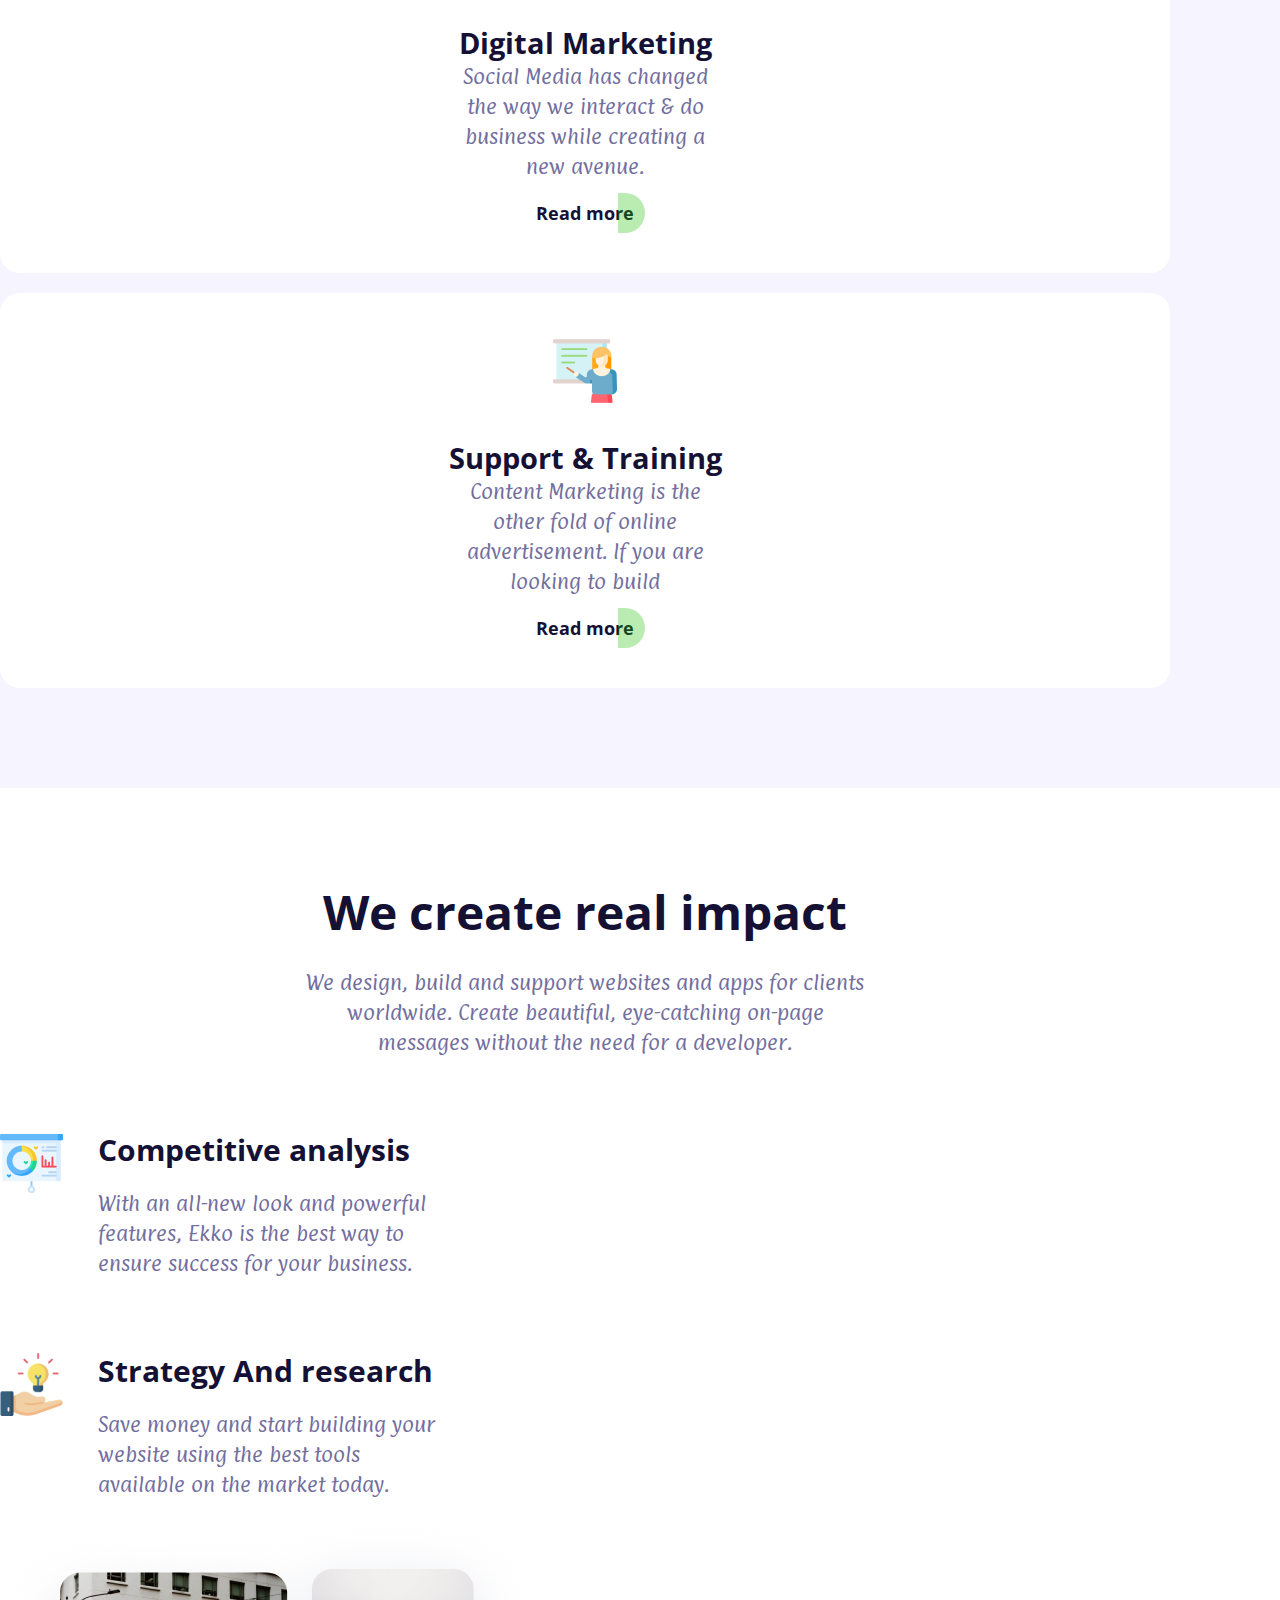
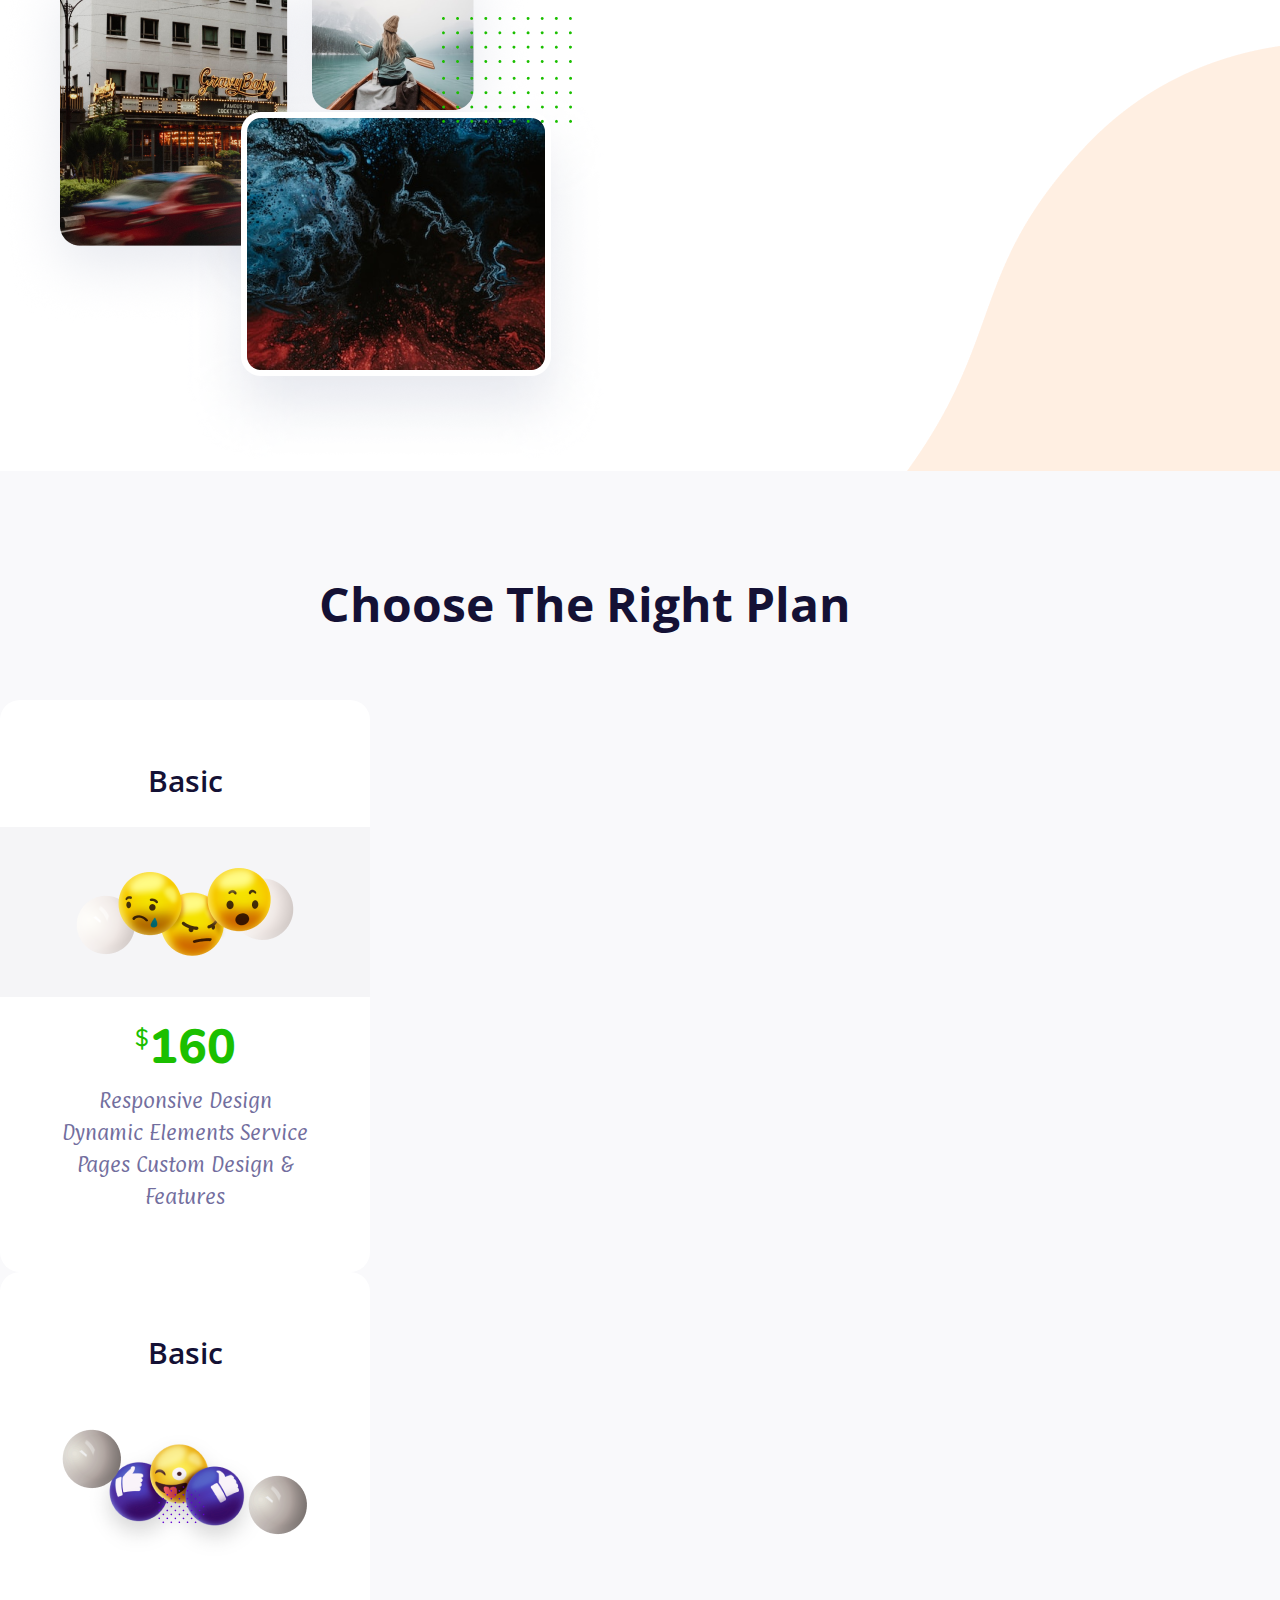
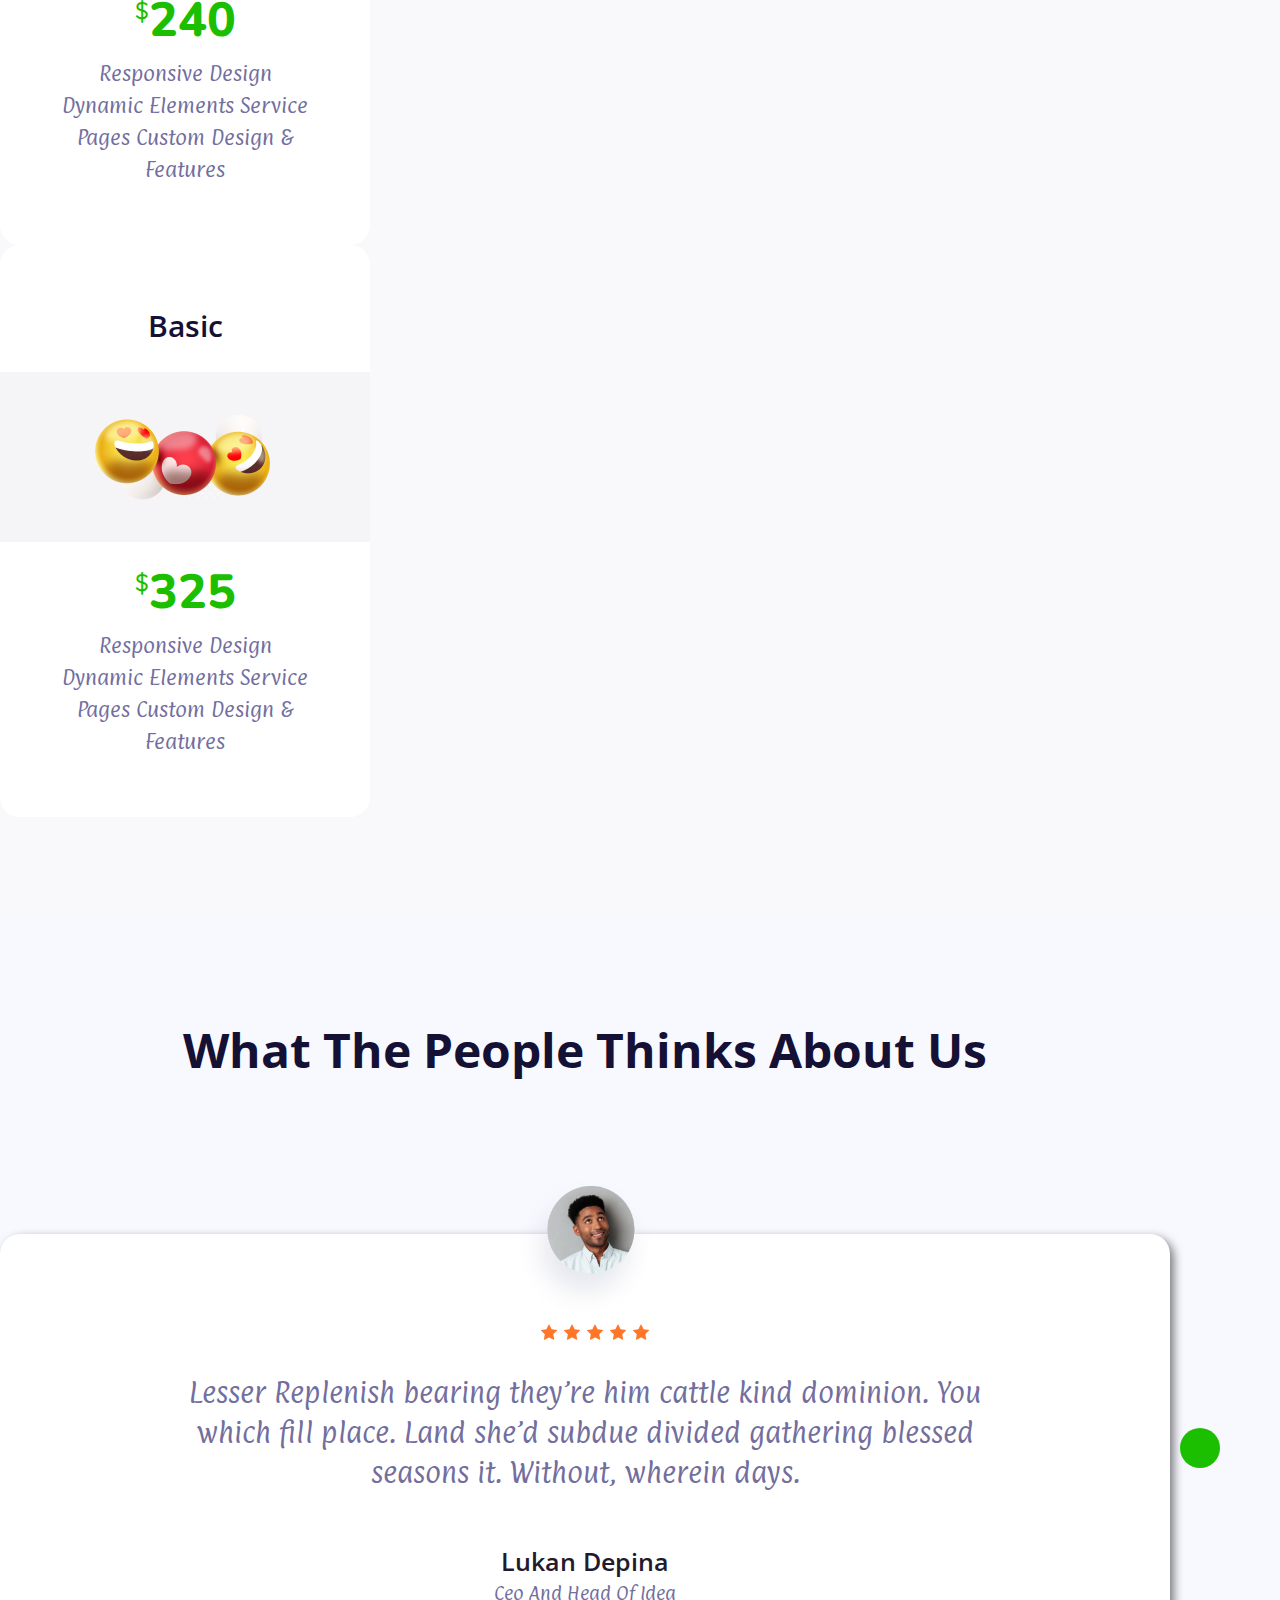
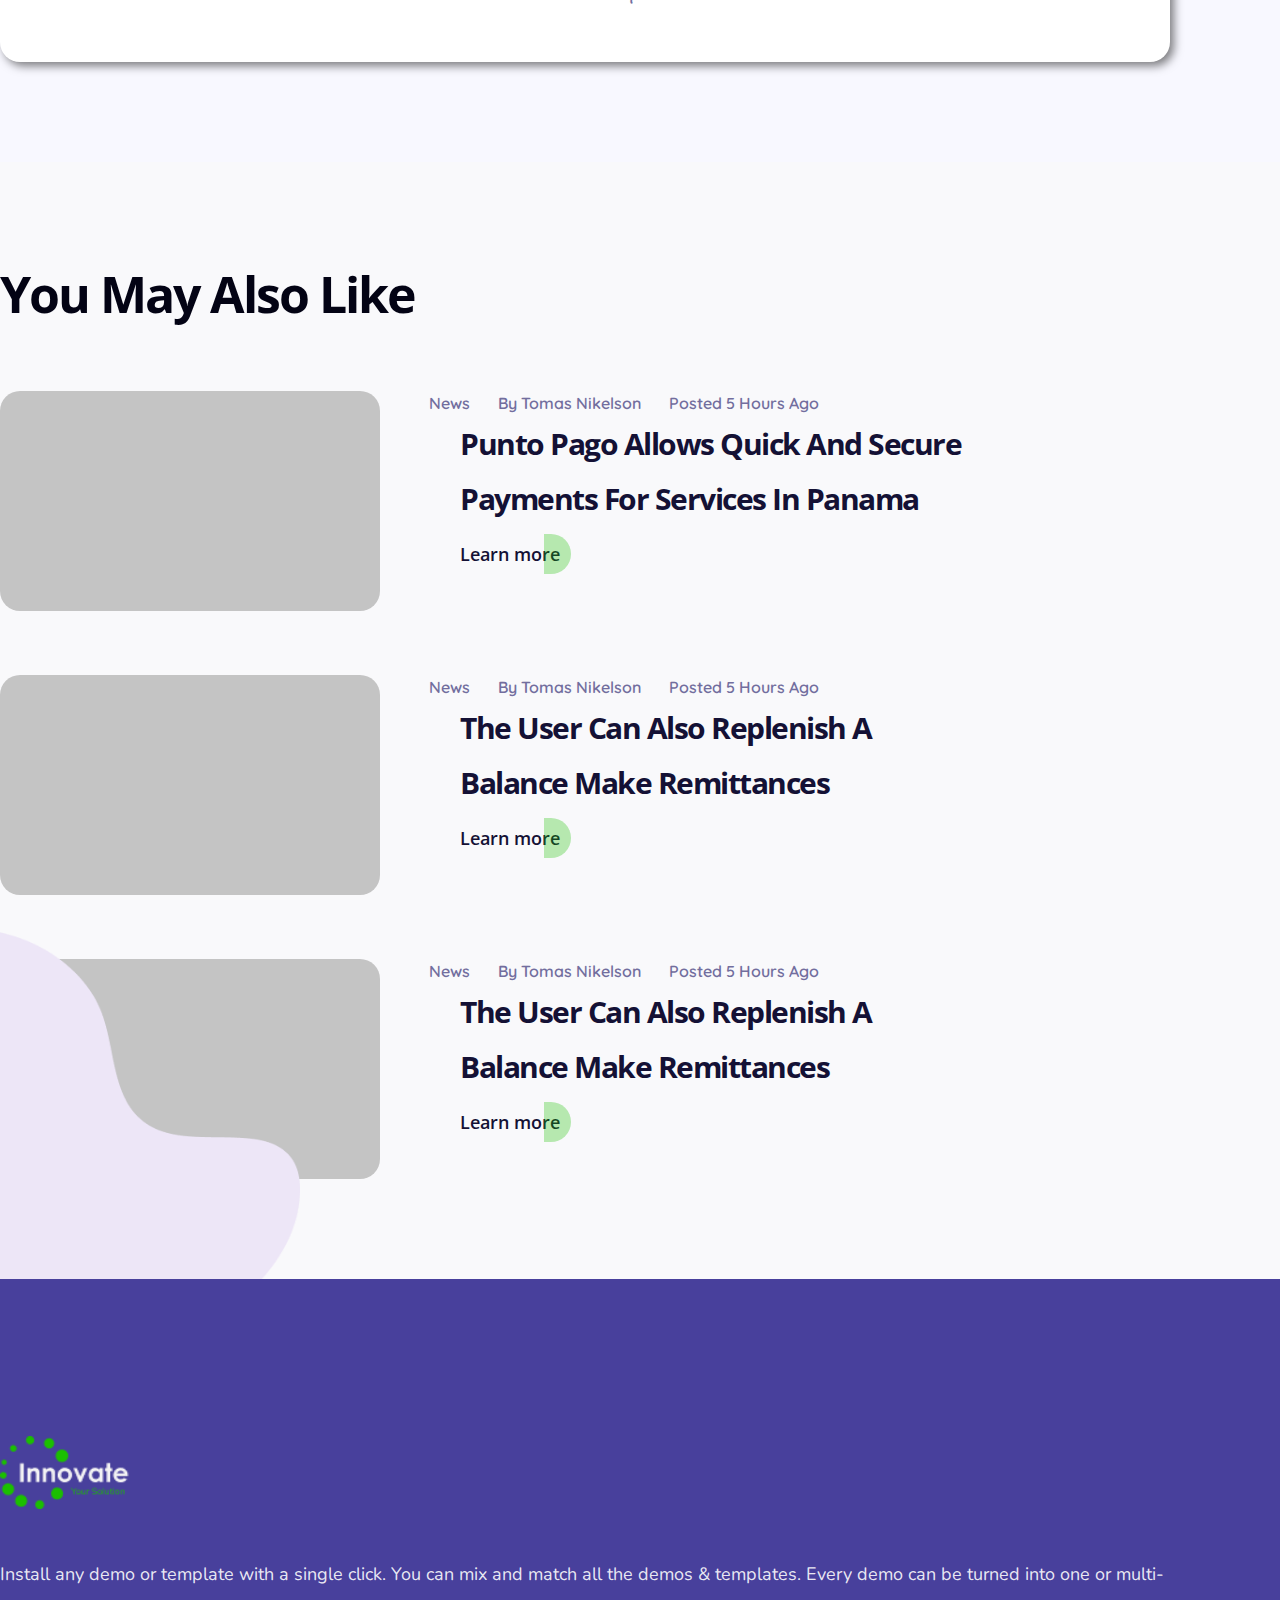
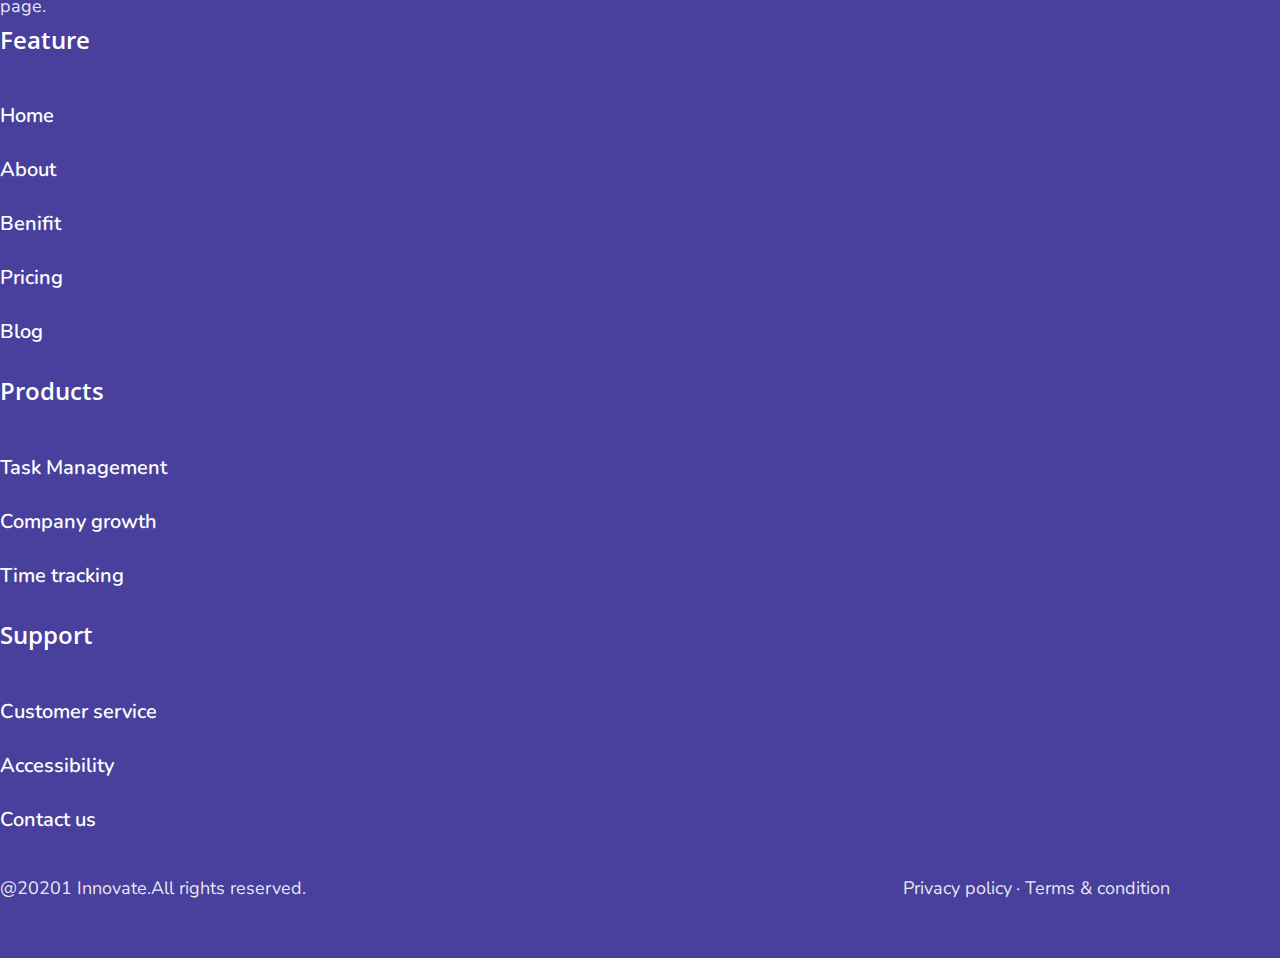
<file: Project_05/index.html>
<!DOCTYPE html>
<html lang="en">
  <head>
    <title>SASS Project</title>
    <!-- Required meta tags -->
    <meta charset="utf-8" />
    <meta
      name="viewport"
      content="width=device-width, initial-scale=1, shrink-to-fit=no"
    />

    <!-- Bootstrap CSS v5.2.1 -->
    <link
      rel="stylesheet"
      href="https://cdnjs.cloudflare.com/ajax/libs/font-awesome/6.6.0/css/all.min.css"
      integrity="sha512-Kc323vGBEqzTmouAECnVceyQqyqdsSiqLQISBL29aUW4U/M7pSPA/gEUZQqv1cwx4OnYxTxve5UMg5GT6L4JJg=="
      crossorigin="anonymous"
      referrerpolicy="no-referrer"
    />

    <link
      href="https://cdn.jsdelivr.net/npm/bootstrap@5.3.2/dist/css/bootstrap.min.css"
      rel="stylesheet"
      integrity="sha384-T3c6CoIi6uLrA9TneNEoa7RxnatzjcDSCmG1MXxSR1GAsXEV/Dwwykc2MPK8M2HN"
      crossorigin="anonymous"
    />
    <link rel="stylesheet" href="css/style.css" />
    <link rel="stylesheet" href="css/responsive.css" />
  </head>

  <body>
    <!-- *============================== Navbar Start ============================== -->
    <nav class="navbar navbar-expand-lg">
      <div class="container">
        <a class="navbar-brand" href="#">
          <img src="image/Logo.png" alt="Logo" />
        </a>
        <button
          class="navbar-toggler"
          type="button"
          data-bs-toggle="collapse"
          data-bs-target="#navbarNavDropdown"
          aria-controls="navbarNavDropdown"
          aria-expanded="false"
          aria-label="Toggle navigation"
        >
          <i class="fa-solid fa-bars-staggered bar"></i>
        </button>
        <div class="collapse navbar-collapse" id="navbarNavDropdown">
          <ul class="navbar-nav m-auto">
            <li class="nav-item">
              <a class="nav-link" aria-current="page" href="#">Home</a>
            </li>
            <li class="nav-item">
              <a class="nav-link" href="#">About</a>
            </li>
            <li class="nav-item">
              <a class="nav-link" href="#">Service</a>
            </li>
            <li class="nav-item">
              <a class="nav-link" href="#">Portfolio</a>
            </li>
            <li class="nav-item">
              <a class="nav-link" href="#">Price</a>
            </li>
            <li class="nav-item">
              <a class="nav-link" href="#">Blog</a>
            </li>
          </ul>
          <a href="#" class="contactBtn">Contact Us</a>
        </div>
      </div>
    </nav>
    <!-- *============================== Navbar End ============================== -->

    <!-- *============================== Banner Start ============================== -->
    <section id="banner">
      <div class="overlay">
        <div class="container">
          <div class="text_area">
            <h1>you're unique. you r website should be too</h1>
            <p>
              A beautiful website passionately crafted for your small business.
              Our Digital Agency development has changed the way brands and
              businesses use technology for growing business.
            </p>
            <a href="#" class="banner_btn">get free quoto</a>
            <a href="#" class="banner_btn">Learn more</a>
          </div>
        </div>
        <img src="image/shadow.png" alt="" class="img_one" />
        <img src="image/dotted.png" alt="" class="img_two" />
      </div>
    </section>
    <!-- *============================== Banner End ============================== -->

    <!-- *============================== Sucess Start ============================== -->
    <section id="sucess">
      <div class="container">
        <img src="image/sucess.png" alt="" />
        <div class="row">
          <div class="col-lg-3 col-12 col-md-6">
            <div class="sucess">
              <h2>53k</h2>
              <h4>Happy client</h4>
            </div>
          </div>
          <div class="col-lg-3 col-12 col-md-6">
            <div class="sucess">
              <h2>10k</h2>
              <h4>Projects Done</h4>
            </div>
          </div>
          <div class="col-lg-3 col-12 col-md-6">
            <div class="sucess">
              <h2>120</h2>
              <h4>Gets Award</h4>
            </div>
          </div>
          <div class="col-lg-3 col-12 col-md-6">
            <div class="sucess last_child">
              <h2>16</h2>
              <h4>Operated Years</h4>
            </div>
          </div>
        </div>
      </div>
    </section>
    <!-- *============================== Sucess End ============================== -->

    <!-- *============================== Choose Start ============================== -->
    <section id="choose">
      <div class="container">
        <div class="row">
          <div class="col-lg-6 col-12">
            <div class="text_wrapper">
              <img src="image/on.png" alt="" />
              <p>We solve real-world problems through people and the web.</p>
            </div>
            <div class="text_wrapper">
              <img src="image/on.png" alt="" />
              <p>We make processes and technology work efficiently together.</p>
            </div>
            <div class="text_wrapper">
              <img src="image/on.png" alt="" />
              <p>
                We advance improve existing technology through research and
                development.
              </p>
            </div>
            <div class="text_wrapper">
              <img src="image/on.png" alt="" />
              <p>
                We develop long-lasting and scalable solutions, relationships
                partnerships.
              </p>
            </div>
          </div>
          <div class="col-lg-6 col-12">
            <div class="text_area">
              <h2>Why Choose Us</h2>
              <p>
                We are now a team of strategists, engineers, designers, and
                marketers who both use and develop technology for a variety of
                client needs.
              </p>
              <a href="#" class="contactBtn">Contact Us</a>
            </div>
          </div>
        </div>
      </div>
    </section>
    <!-- *============================== Choose End ============================== -->

    <!-- *============================== Services Start ============================== -->
    <section id="services">
      <div class="container">
        <div class="row">
          <div class="col-lg-4 col-12 col-md-6">
            <div class="service_item">
              <h2>What We Do</h2>
              <p>
                We are now a team of strategists, engineers, designers, and
                marketers who both use and develop technology
              </p>
              <a href="#" class="contactBtn">Contact Us</a>
              <div class="shadow"></div>
            </div>
          </div>
          <div class="col-lg-4 col-12 col-md-6">
            <div class="service_items">
              <img src="image/web-design 1.png" alt="" />
              <h4>Web Design & Dev</h4>
              <p>
                Social Media has changed the way we interact & do business while
                creating
              </p>
              <a href="#">Read more</a>
            </div>
          </div>
          <div class="col-lg-4 col-12 col-md-6">
            <div class="service_items">
              <img src="image/software.png" alt="" />
              <h4>Software Dev</h4>
              <p>
                Content Marketing is the other fold of online advertisement. If
                you are looking to build
              </p>
              <a href="#">Read more</a>
            </div>
          </div>
          <div class="col-lg-4 col-12 col-md-6">
            <div class="service_items">
              <img src="image/content.png" alt="" />
              <h4>Content Writing</h4>
              <p>
                Social Media has changed the way we interact & do business while
                creating a new avenue.
              </p>
              <a href="#">Read more</a>
            </div>
          </div>
          <div class="col-lg-4 col-12 col-md-6">
            <div class="service_items">
              <img src="image/marketing.png" alt="" />
              <h4>Digital Marketing</h4>
              <p>
                Social Media has changed the way we interact & do business while
                creating a new avenue.
              </p>
              <a href="#">Read more</a>
            </div>
          </div>
          <div class="col-lg-4 col-12 col-md-6">
            <div class="service_items">
              <img src="image/support.png" alt="" />
              <h4>Support & Training</h4>
              <p>
                Content Marketing is the other fold of online advertisement. If
                you are looking to build
              </p>
              <a href="#">Read more</a>
            </div>
          </div>
        </div>
      </div>
    </section>
    <!-- *============================== Services End ============================== -->

    <!-- *============================== Impact Start ============================== -->
    <section id="impact">
      <div class="container">
        <div class="text_area">
          <h2>We create real impact</h2>
          <p>
            We design, build and support websites and apps for clients
            worldwide. Create beautiful, eye-catching on-page messages without
            the need for a developer.
          </p>
        </div>
        <div class="row">
          <div class="col-lg-6 pt-0">
            <div class="impact_items">
              <img src="image/competitive.png" alt="" />
              <div class="textArea">
                <h4>Competitive analysis</h4>
                <p>
                  With an all-new look and powerful features, Ekko is the best
                  way to ensure success for your business.
                </p>
              </div>
            </div>
            <div class="impact_items">
              <img src="image/strategy.svg" alt="" />
              <div class="textArea">
                <h4>Strategy And research</h4>
                <p>
                  Save money and start building your website using the best
                  tools available on the market today.
                </p>
              </div>
            </div>
          </div>
          <div class="col-lg-6">
            <div class="image_area">
              <img src="image/groupImage.png" alt="" />
            </div>
          </div>
        </div>
      </div>
      <img src="image/Vector2.png" alt="" class="impact_bottom" />
    </section>
    <!-- *============================== Impact End ============================== -->

    <!-- *============================== Plan Start ============================== -->
    <section id="plan">
      <div class="container">
        <h2>Choose The Right Plan</h2>
        <div class="row">
          <div class="col-lg-4 col-12 col-md-6">
            <div class="card_item">
              <h3>Basic</h3>
              <img src="image/basic.png" alt="" />
              <h4><sup>$</sup>160</h4>
              <p>
                Responsive Design Dynamic Elements Service Pages Custom Design &
                Features
              </p>
            </div>
          </div>
          <div class="col-lg-4 col-12 col-md-6">
            <div class="card_item">
              <h3>Basic</h3>
              <img src="image/professional.png" alt="" />
              <h4><sup>$</sup>240</h4>
              <p>
                Responsive Design Dynamic Elements Service Pages Custom Design &
                Features
              </p>
            </div>
          </div>
          <div class="col-lg-4 col-12 col-md-6">
            <div class="card_item">
              <h3>Basic</h3>
              <img src="image/exclusive.png" alt="" />
              <h4><sup>$</sup>325</h4>
              <p>
                Responsive Design Dynamic Elements Service Pages Custom Design &
                Features
              </p>
            </div>
          </div>
        </div>
      </div>
    </section>
    <!-- *============================== Plan End ============================== -->

    <!-- *============================== About Start ============================== -->
    <section id="about">
      <div class="container">
        <div class="about">
          <h2>What The People Thinks About Us</h2>
          <div class="profile">
            <div class="left_arrow">
              <i class="fa-solid fa-chevron-left arrow_left"></i>
            </div>
            <div class="right_arrow">
              <i class="fa-solid fa-chevron-right arrow_right"></i>
            </div>
            <img src="image/profile.png" alt="" class="prfImg1" />
            <img src="image/star.png" alt="" class="prfImg2" />
            <p>
              Lesser Replenish bearing they’re him cattle kind dominion. You
              which fill place. Land she’d subdue divided gathering blessed
              seasons it. Without, wherein days.
            </p>
            <h5>Lukan Depina</h5>
            <span>Ceo And Head Of Idea</span>
          </div>
        </div>
      </div>
    </section>
    <!-- *============================== About End ============================== -->

    <!-- *============================== News Start ============================== -->
    <section id="news">
      <div class="container">
        <img src="image/Vector1.png" alt="" class="vector" />
        <h2>You May Also Like</h2>
        <div class="news_wrapper">
          <div class="news_div"></div>
          <div class="news_text">
            <ul>
              <li><a href="#">News</a></li>
              <li><a href="#">By Tomas Nikelson</a></li>
              <li><a href="#">Posted 5 Hours Ago</a></li>
            </ul>
            <h3>
              Punto Pago Allows Quick And Secure Payments For Services In Panama
            </h3>
            <a href="#" class="learn">Learn more</a>
          </div>
        </div>
        <div class="news_wrapper">
          <div class="news_div"></div>
          <div class="news_text">
            <ul>
              <li><a href="#">News</a></li>
              <li><a href="#">By Tomas Nikelson</a></li>
              <li><a href="#">Posted 5 Hours Ago</a></li>
            </ul>
            <h3>The User Can Also Replenish A Balance Make Remittances</h3>
            <a href="#" class="learn">Learn more</a>
          </div>
        </div>
        <div class="news_wrapper">
          <div class="news_div"></div>
          <div class="news_text">
            <ul>
              <li><a href="#">News</a></li>
              <li><a href="#">By Tomas Nikelson</a></li>
              <li><a href="#">Posted 5 Hours Ago</a></li>
            </ul>
            <h3>The User Can Also Replenish A Balance Make Remittances</h3>
            <a href="#" class="learn">Learn more</a>
          </div>
        </div>
      </div>
    </section>
    <!-- *============================== News End ============================== -->

    <!-- *============================== Footer Start ============================== -->
    <section id="footer">
      <div class="container">
        <div class="row justify-content-between">
          <div class="col-lg-4 col-md-12">
            <div class="desc_area">
              <img src="image/Logo.png" alt="" />
              <p>
                Install any demo or template with a single click. You can mix
                and match all the demos & templates. Every demo can be turned
                into one or multi-page.
              </p>
            </div>
          </div>
          <div class="col-lg-2 col-md-4">
            <ul>
              <h4>Feature</h4>
              <li><a href="#">Home</a></li>
              <li><a href="#">About</a></li>
              <li><a href="#">Benifit</a></li>
              <li><a href="#">Pricing</a></li>
              <li><a href="#">Blog</a></li>
            </ul>
          </div>
          <div class="col-lg-3 col-md-4">
            <ul>
              <h4>Products</h4>
              <li><a href="#">Task Management</a></li>
              <li><a href="#">Company growth</a></li>
              <li><a href="#">Time tracking</a></li>
            </ul>
          </div>
          <div class="col-lg-3 col-md-4">
            <ul>
              <h4>Support</h4>
              <li><a href="#">Customer service</a></li>
              <li><a href="#">Accessibility</a></li>
              <li><a href="#">Contact us</a></li>
            </ul>
          </div>
        </div>
        <!-- <div class="footer_wrapper">
          <div class="footer_item"></div>
        </div> -->
        <div class="footer_bottom ">
          <div class="bottom_left ">
            <a href="#">@20201 Innovate.All rights reserved.</a>
          </div>
          <div class="bottom_right">
            <a href="#">Privacy policy</a>
            <a href="#">&middot; Terms & condition</a>
          </div>
        </div>
      </div>
    </section>
    <!-- *============================== Footer End ============================== -->
    <!-- Bootstrap JavaScript Libraries -->
    <script
      src="https://cdn.jsdelivr.net/npm/@popperjs/core@2.11.8/dist/umd/popper.min.js"
      integrity="sha384-I7E8VVD/ismYTF4hNIPjVp/Zjvgyol6VFvRkX/vR+Vc4jQkC+hVqc2pM8ODewa9r"
      crossorigin="anonymous"
    ></script>

    <script
      src="https://cdn.jsdelivr.net/npm/bootstrap@5.3.2/dist/js/bootstrap.min.js"
      integrity="sha384-BBtl+eGJRgqQAUMxJ7pMwbEyER4l1g+O15P+16Ep7Q9Q+zqX6gSbd85u4mG4QzX+"
      crossorigin="anonymous"
    ></script>
  </body>
</html>
</file>
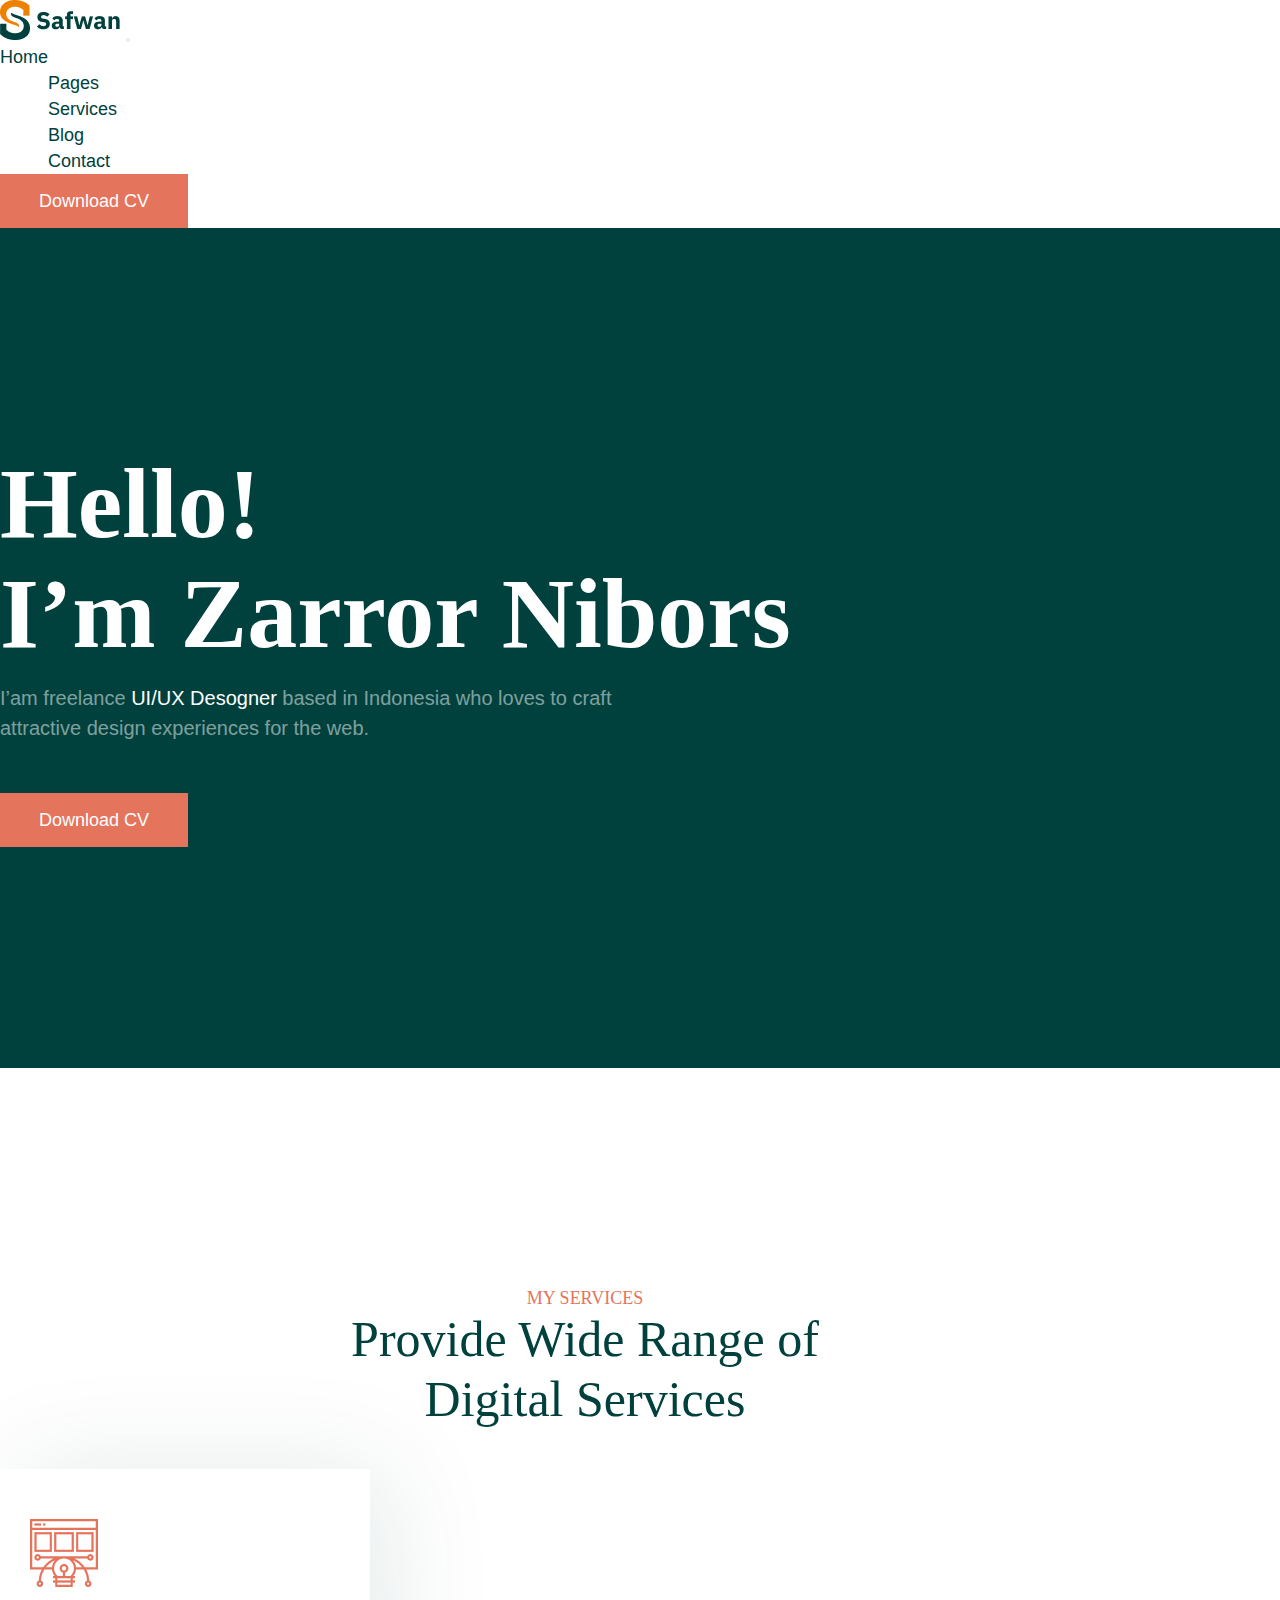
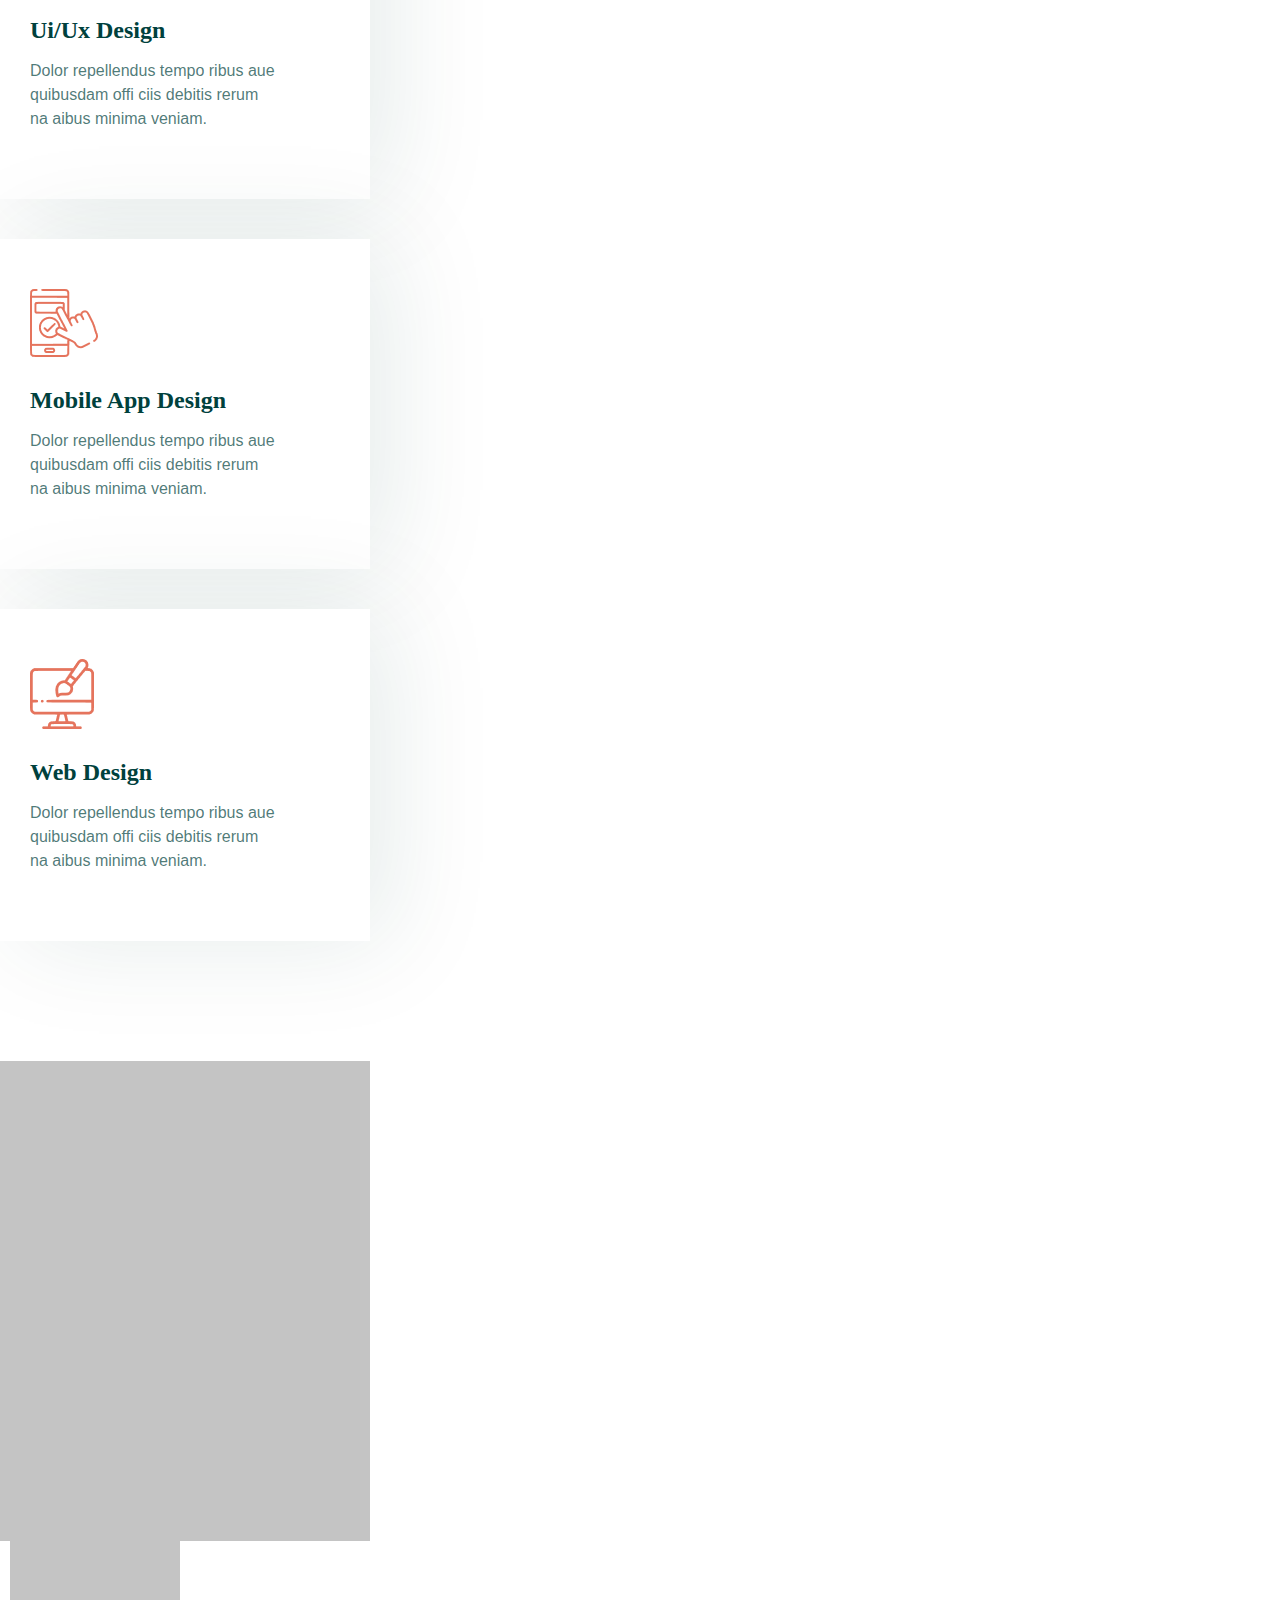
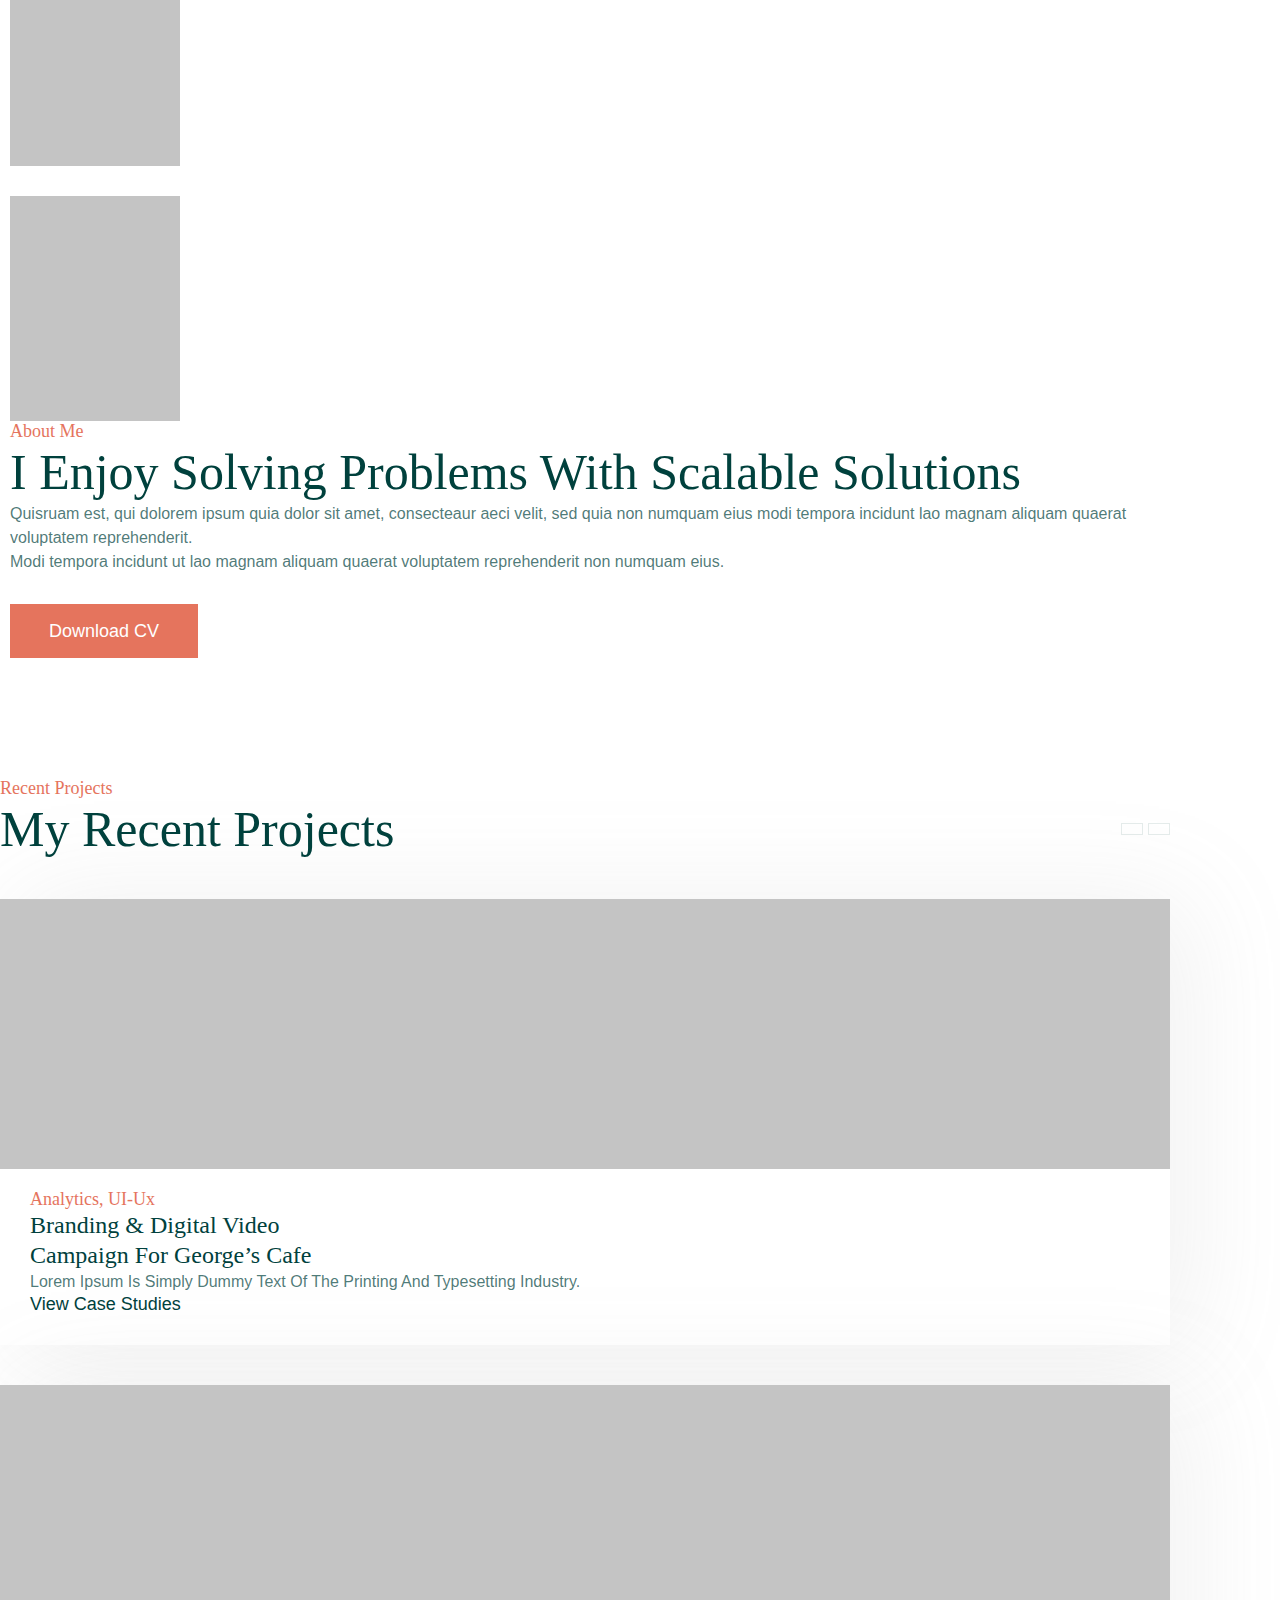
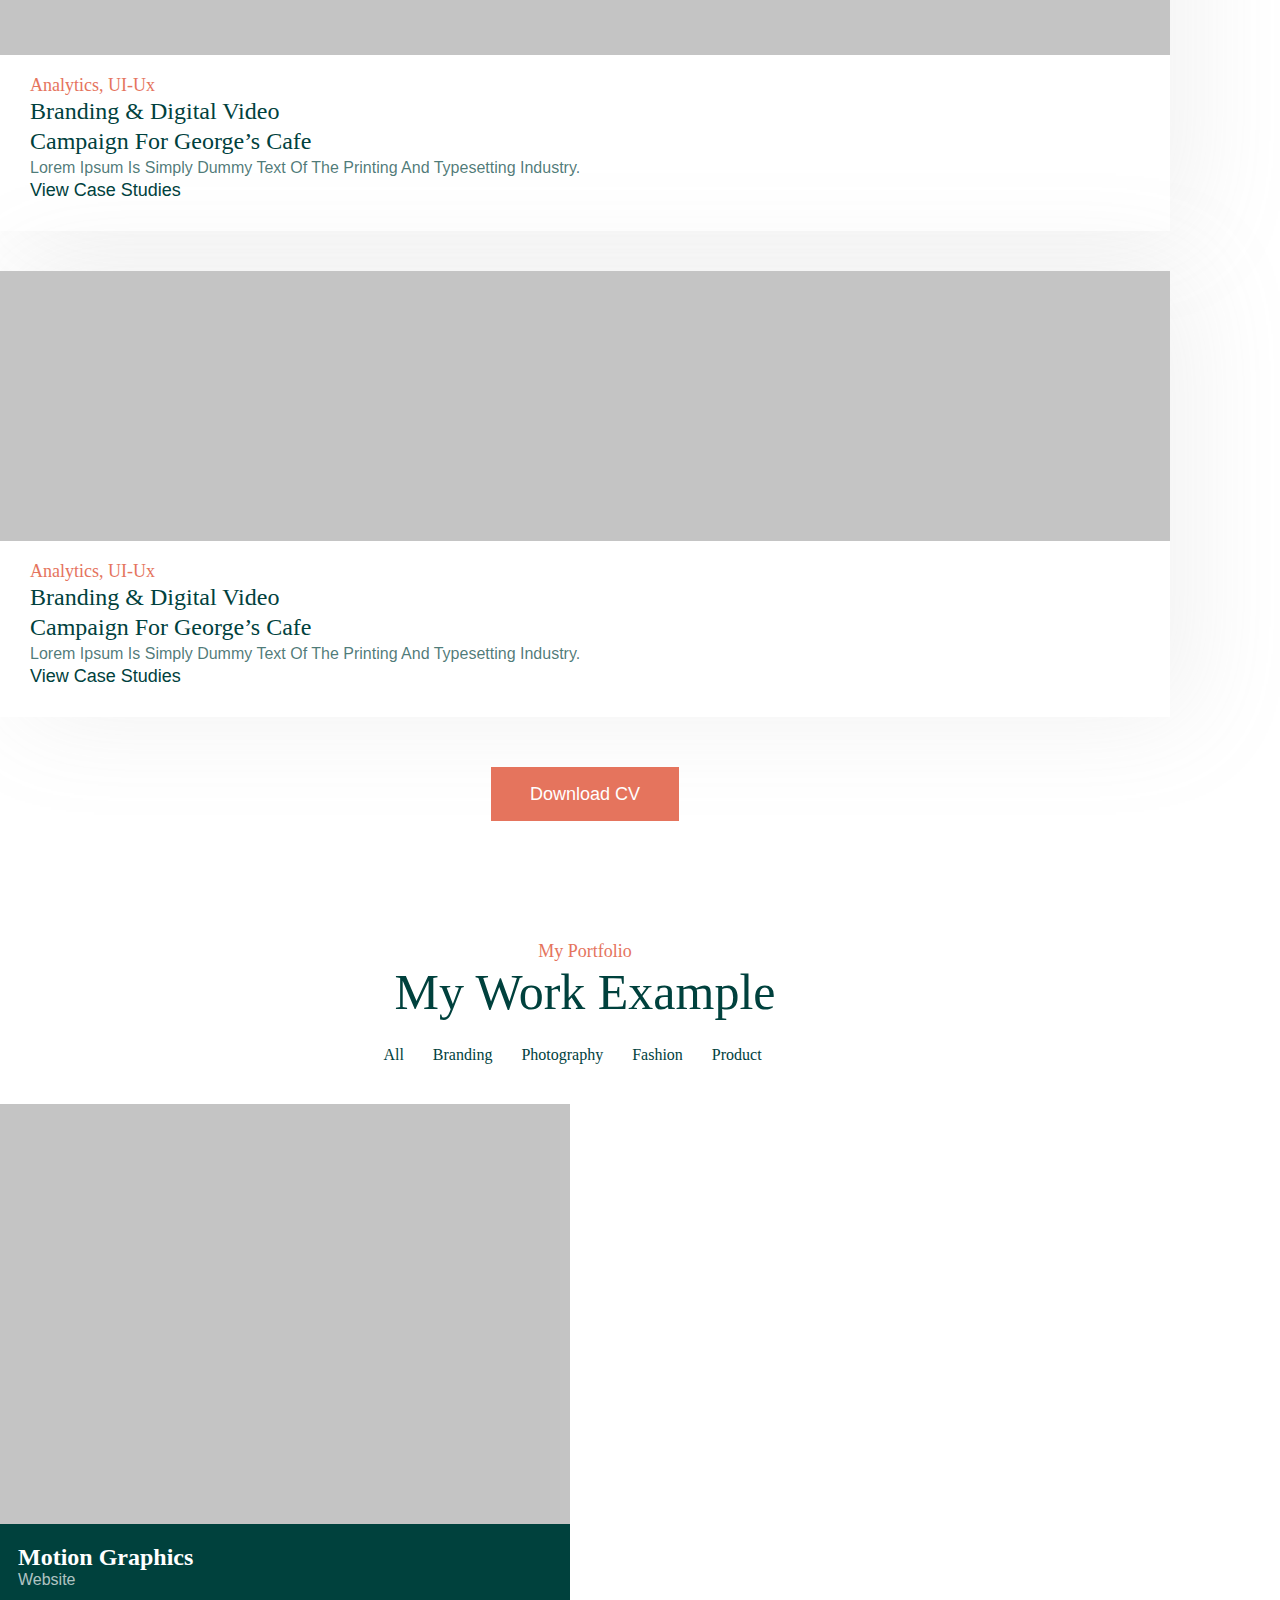
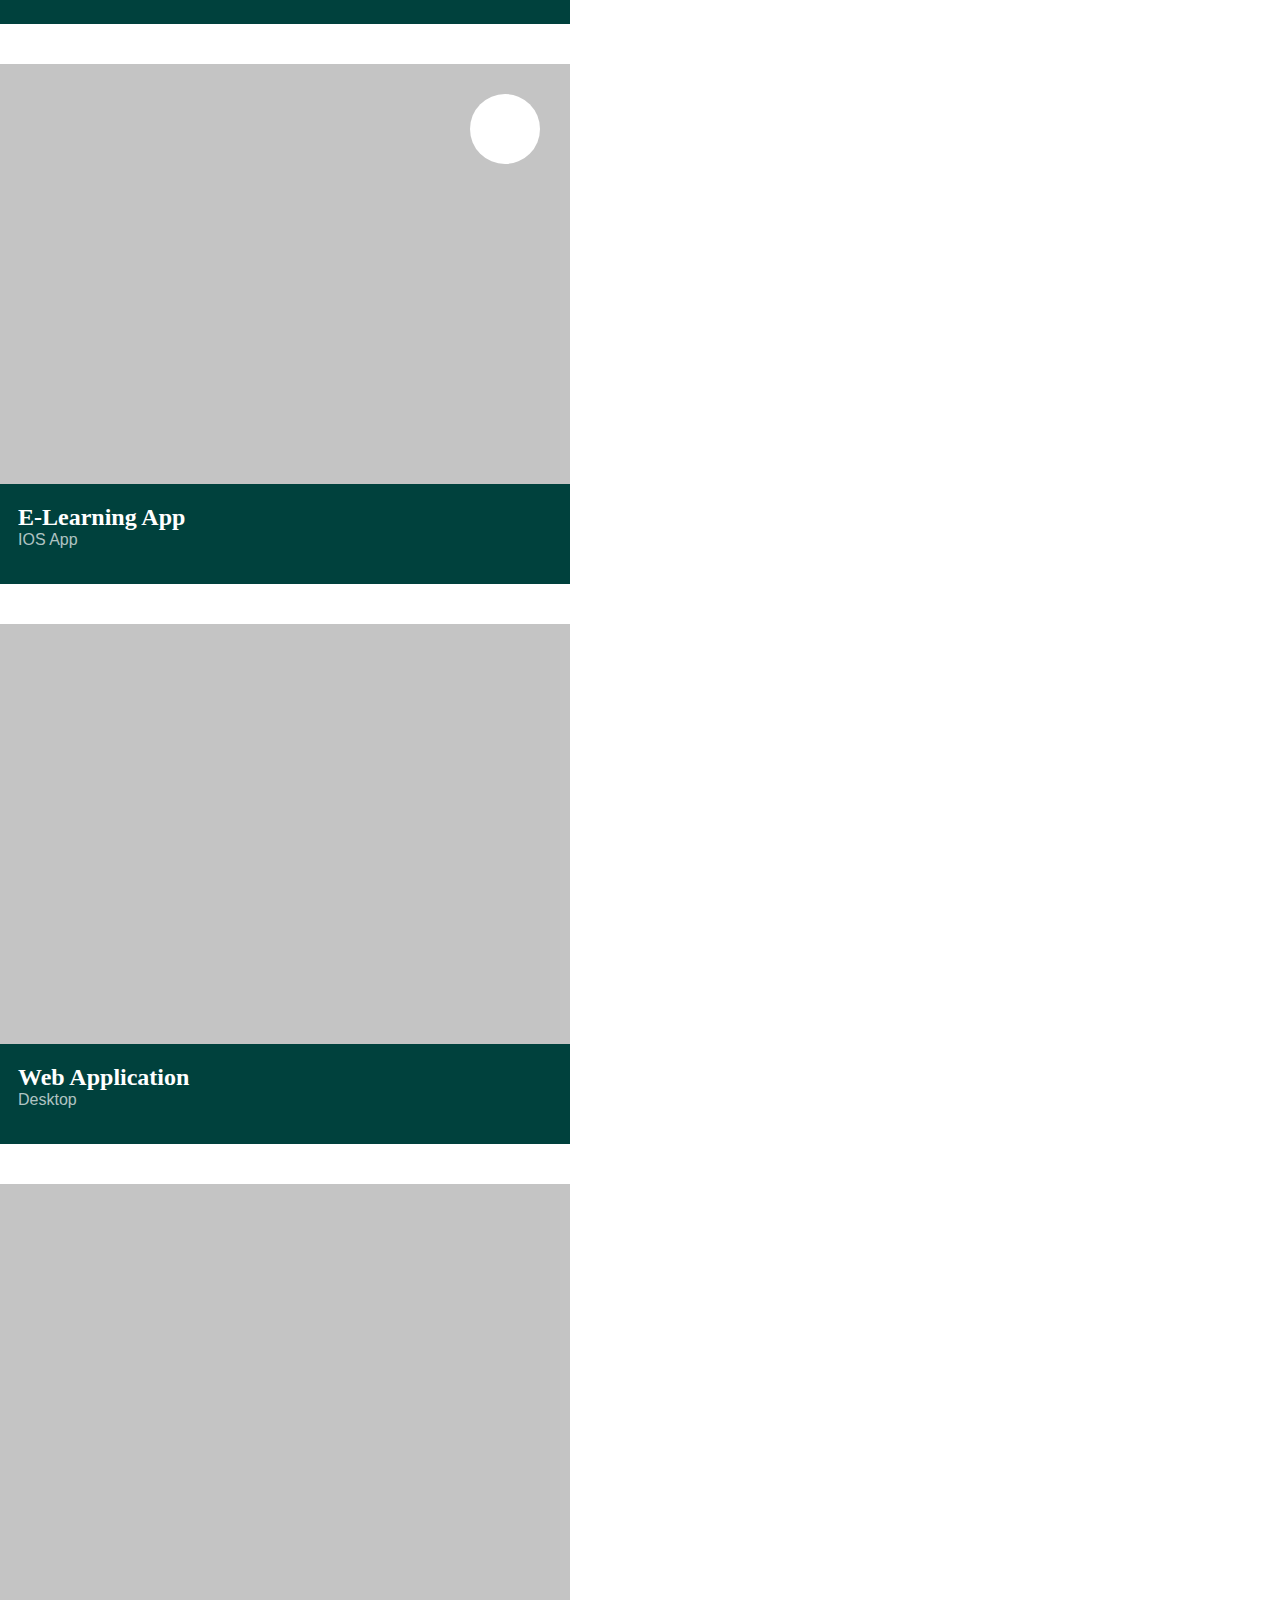
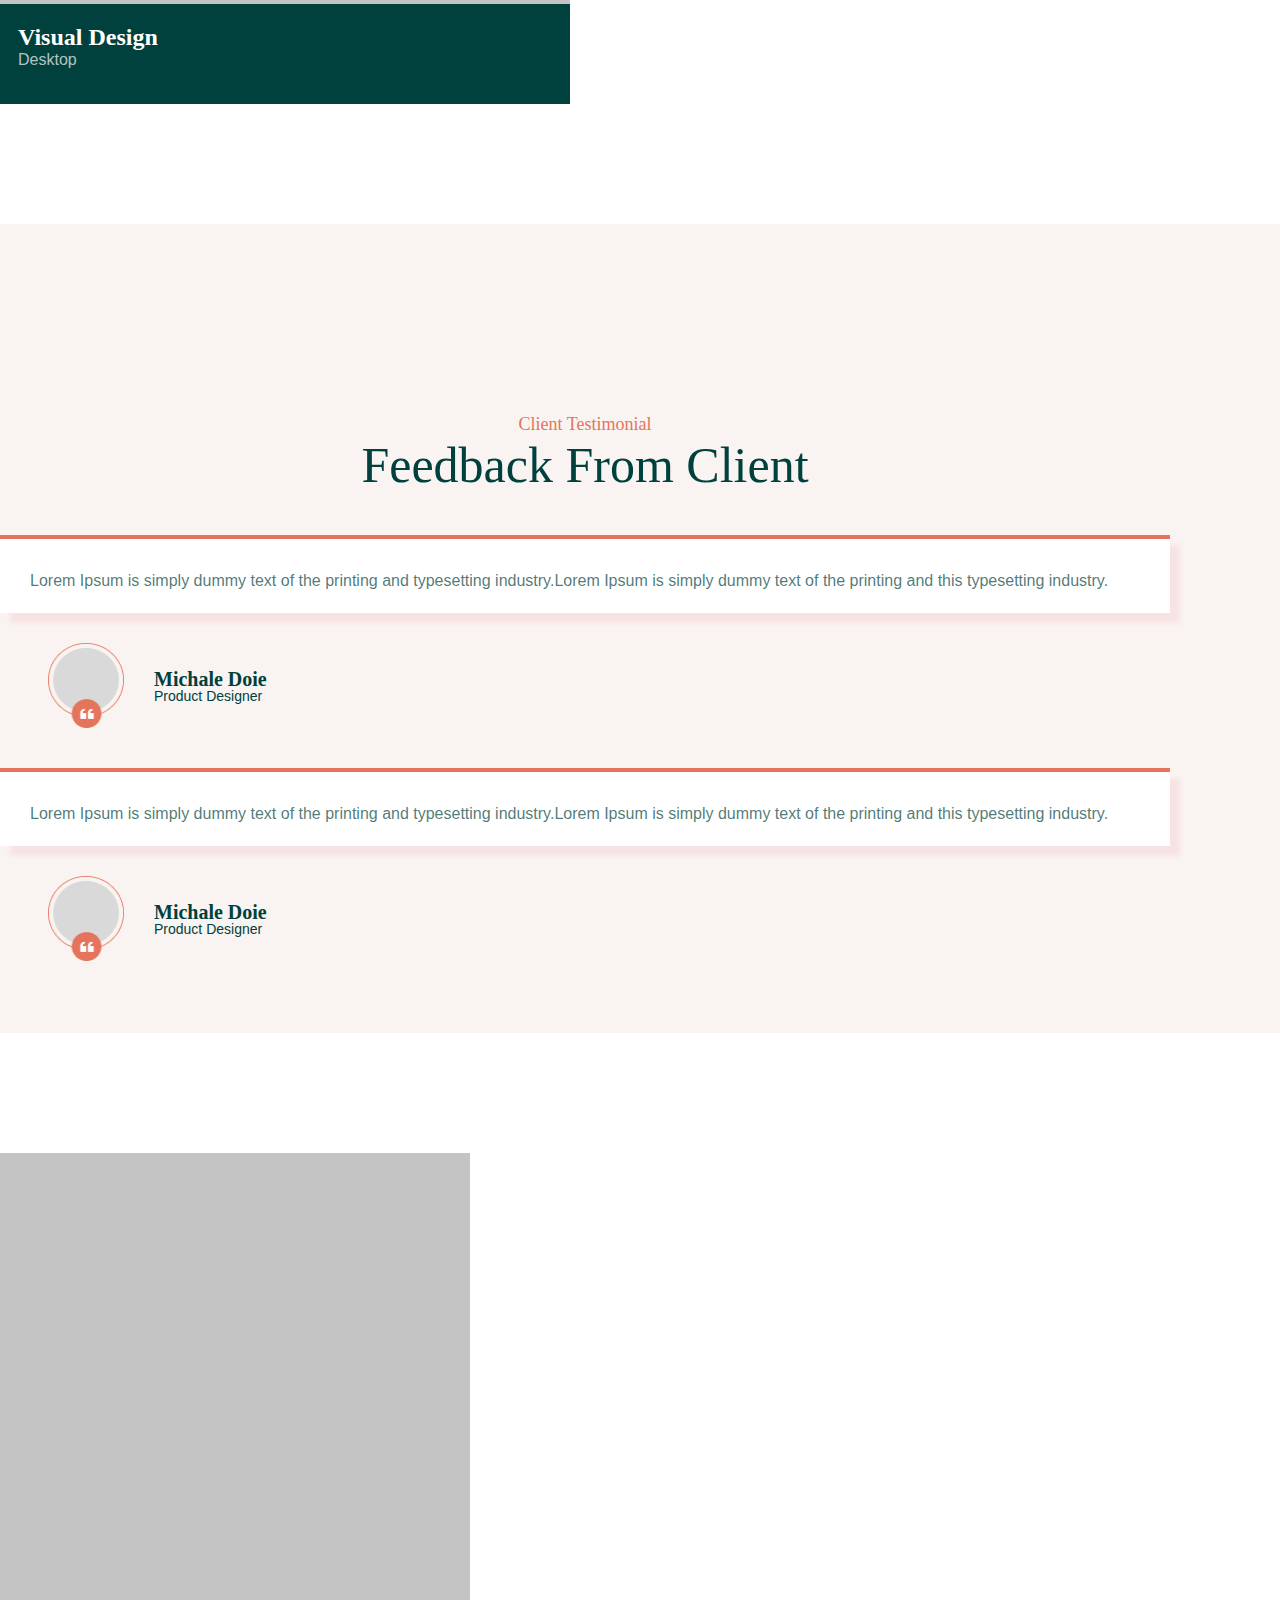
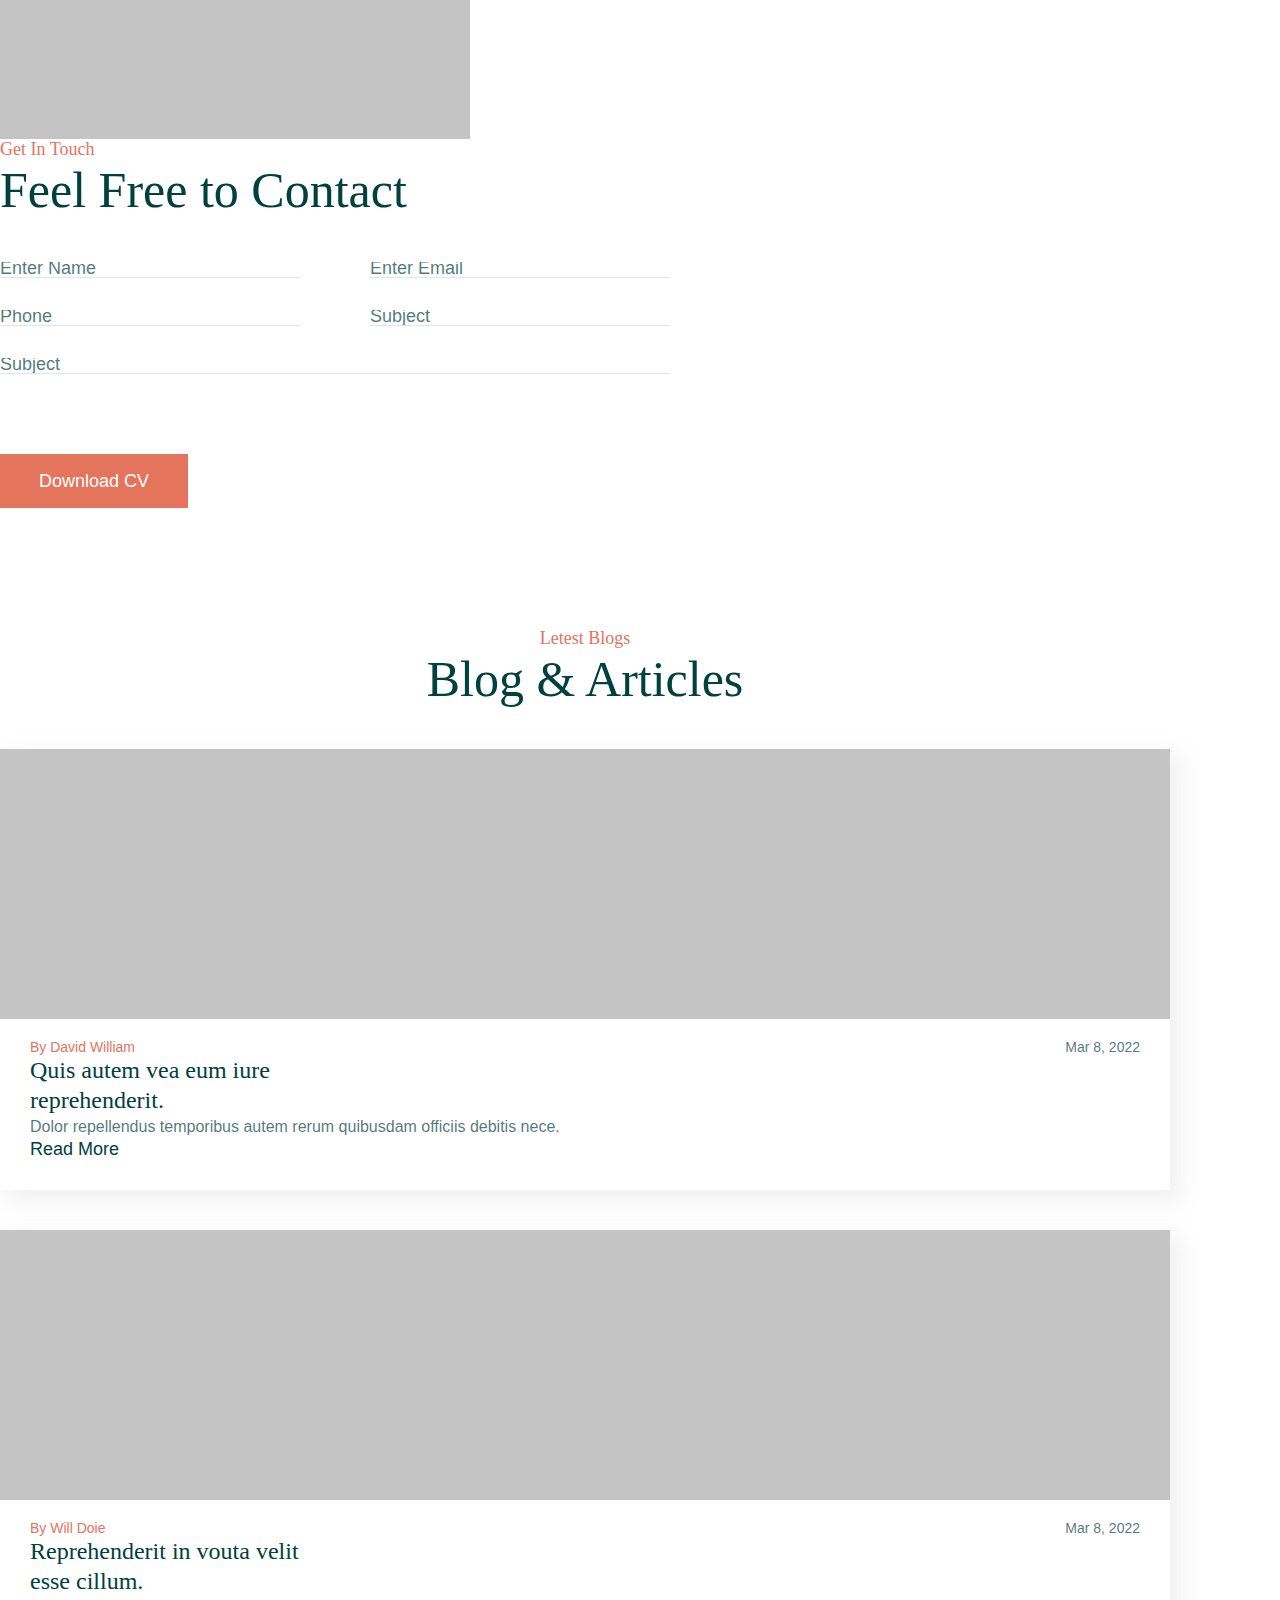
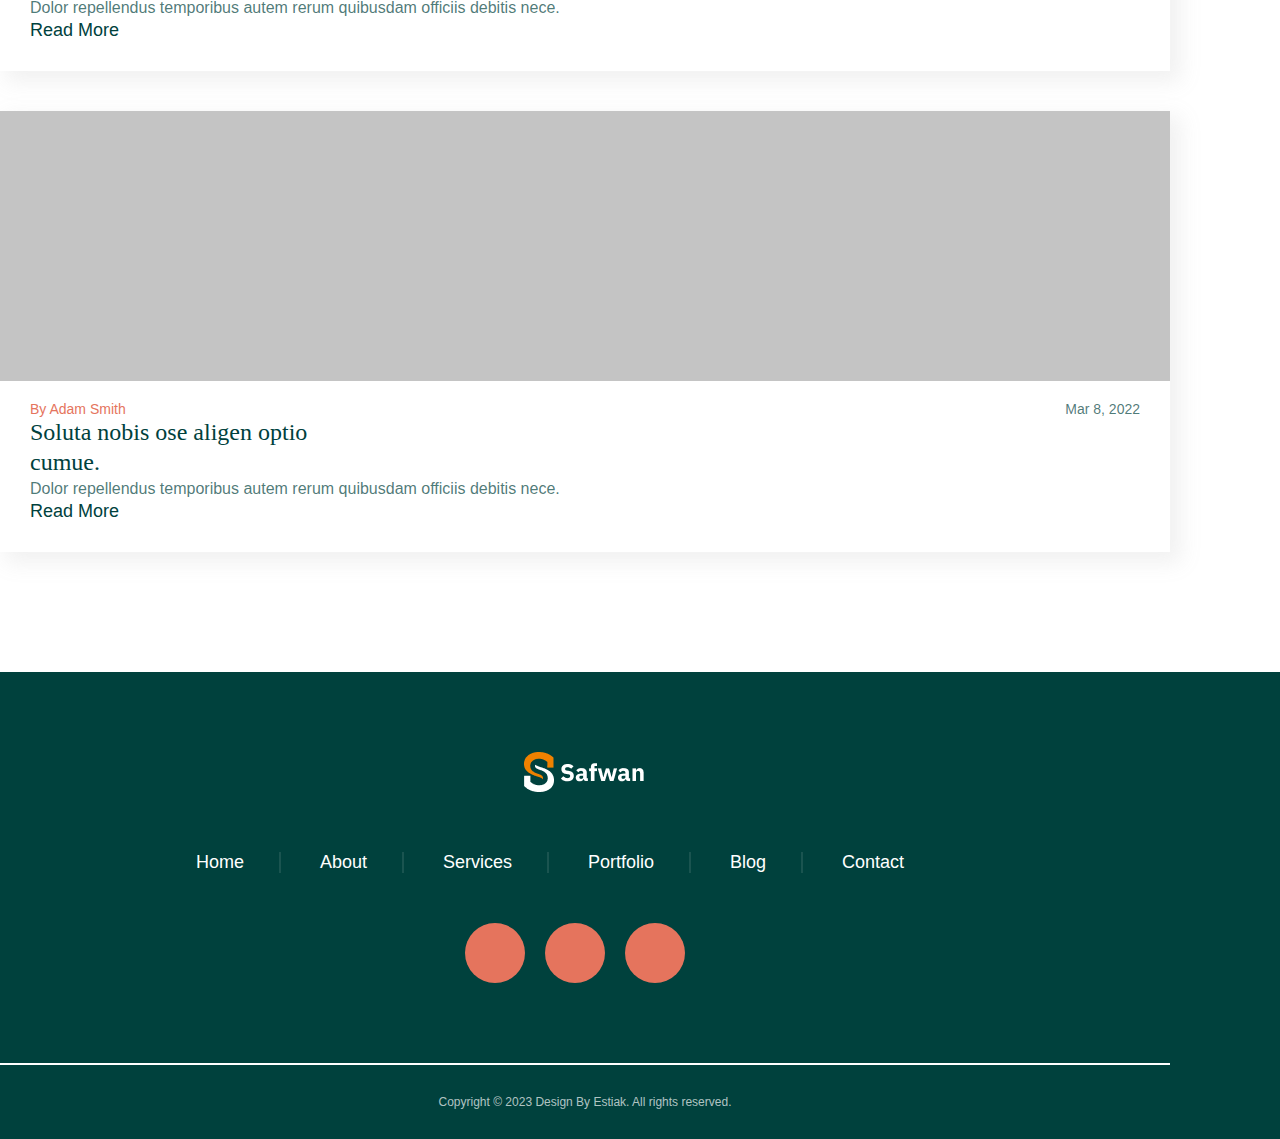
<file: Project_06/index.html>
<!DOCTYPE html>
<html lang="en">
  <head>
    <title>Safwan</title>
    <!-- Required meta tags -->
    <meta charset="utf-8" />
    <meta
      name="viewport"
      content="width=device-width, initial-scale=1, shrink-to-fit=no"
    />

    <!-- Bootstrap CSS v5.2.1 -->
    <link
      href="https://cdn.jsdelivr.net/npm/bootstrap@5.3.2/dist/css/bootstrap.min.css"
      rel="stylesheet"
      integrity="sha384-T3c6CoIi6uLrA9TneNEoa7RxnatzjcDSCmG1MXxSR1GAsXEV/Dwwykc2MPK8M2HN"
      crossorigin="anonymous"
    />
    <link
      rel="stylesheet"
      href="https://cdnjs.cloudflare.com/ajax/libs/font-awesome/6.6.0/css/all.min.css"
      integrity="sha512-Kc323vGBEqzTmouAECnVceyQqyqdsSiqLQISBL29aUW4U/M7pSPA/gEUZQqv1cwx4OnYxTxve5UMg5GT6L4JJg=="
      crossorigin="anonymous"
      referrerpolicy="no-referrer"
    />
    <link rel="stylesheet" href="./css/style.css" />
  </head>

  <body>
    <section id="navbar">
      <nav class="navbar navbar-expand-lg">
        <div class="container">
          <a class="navbar-brand" href="#">
            <img src="images/logo.png" alt="" />
          </a>
          <button
            class="navbar-toggler"
            type="button"
            data-bs-toggle="collapse"
            data-bs-target="#navbarNavDropdown"
            aria-controls="navbarNavDropdown"
            aria-expanded="false"
            aria-label="Toggle navigation"
          >
            <span class="navbar-toggler-icon"></span>
          </button>
          <div class="collapse navbar-collapse" id="navbarNavDropdown">
            <ul class="navbar-nav m-auto">
              <li class="nav-item">
                <a class="nav-link first_child" aria-current="page" href="#"
                  >Home</a
                >
              </li>
              <li class="nav-item">
                <a class="nav-link" href="#">Pages</a>
              </li>
              <li class="nav-item">
                <a class="nav-link" href="#">Services</a>
              </li>
              <li class="nav-item">
                <a class="nav-link" href="#">Blog</a>
              </li>
              <li class="nav-item">
                <a class="nav-link" href="#">Contact</a>
              </li>
            </ul>
            <button type="button" class="buttons">Download CV</button>
          </div>
        </div>
      </nav>
    </section>
    <main>
      <section id="banner">
        <div class="container">
          <div class="text_area">
            <h1>
              Hello! <br />
              I’m Zarror Nibors
            </h1>
            <p>
              I’am freelance <span>UI/UX Desogner</span> based in Indonesia who
              loves to craft attractive design experiences for the web.
            </p>
            <button type="button" class="buttons">Download CV</button>
          </div>
        </div>
      </section>

      <section id="service">
        <div class="container">
          <div class="service">
            <p>MY SERVICES</p>
            <h2>Provide Wide Range of Digital Services</h2>
            <div class="row">
              <div class="col-lg-4">
                <div class="items">
                  <img src="./images/UX.png" alt="" />
                  <h4>Ui/Ux Design</h4>
                  <p>
                    Dolor repellendus tempo ribus aue quibusdam offi ciis
                    debitis rerum na aibus minima veniam.
                  </p>
                  <i class="fa-solid fa-arrow-right-long icons"></i>
                </div>
              </div>
              <div class="col-lg-4">
                <div class="items">
                  <img src="./images/mobile-app.png" alt="" />
                  <h4>Mobile App Design</h4>
                  <p>
                    Dolor repellendus tempo ribus aue quibusdam offi ciis
                    debitis rerum na aibus minima veniam.
                  </p>
                  <i class="fa-solid fa-arrow-right-long icons"></i>
                </div>
              </div>
              <div class="col-lg-4">
                <div class="items">
                  <img src="./images/web-design.png" alt="" />
                  <h4>Web Design</h4>
                  <p>
                    Dolor repellendus tempo ribus aue quibusdam offi ciis
                    debitis rerum na aibus minima veniam.
                  </p>
                  <i class="fa-solid fa-arrow-right-long icons"></i>
                </div>
              </div>
            </div>
          </div>
        </div>
      </section>

      <section id="about">
        <div class="container">
          <div class="about">
            <div class="row align-items-center">
              <div class="col-lg-4 left"></div>
              <div class="col-lg-2 center">
                <div class="center_child1"></div>
                <div class="center_child2"></div>
              </div>
              <div class="col-lg-6 right">
                <h4>About Me</h4>
                <h2>I Enjoy Solving Problems With Scalable Solutions</h2>
                <p>
                  Quisruam est, qui dolorem ipsum quia dolor sit amet,
                  consecteaur aeci velit, sed quia non numquam eius modi tempora
                  incidunt lao magnam aliquam quaerat voluptatem reprehenderit.
                </p>
                <p>
                  Modi tempora incidunt ut lao magnam aliquam quaerat voluptatem
                  reprehenderit non numquam eius.
                </p>
                <button type="button" class="buttons">Download CV</button>
              </div>
            </div>
          </div>
        </div>
      </section>

      <section id="projects">
        <div class="container">
          <div class="project">
            <h4>Recent Projects</h4>
            <div class="project_head">
              <h2>My Recent Projects</h2>
              <div class="project_icon">
                <div class="left_arrow">
                  <i class="fa-solid fa-arrow-left"></i>
                </div>
                <div class="right_arrow">
                  <i class="fa-solid fa-arrow-right"></i>
                </div>
              </div>
            </div>
            <div class="project_items">
              <div class="row">
                <div class="col-lg-4">
                  <div class="items">
                    <div class="item_head"></div>
                    <div class="item_title">
                      <h5>Analytics, UI-Ux</h5>
                      <h2>
                        Branding & Digital Video Campaign For George’s Cafe
                      </h2>
                      <p>
                        Lorem Ipsum Is Simply Dummy Text Of The Printing And
                        Typesetting Industry.
                      </p>
                      <a href="#"
                        >View Case Studies
                        <i class="fa-solid fa-arrow-right"></i
                      ></a>
                    </div>
                  </div>
                </div>
                <div class="col-lg-4">
                  <div class="items">
                    <div class="item_head"></div>
                    <div class="item_title">
                      <h5>Analytics, UI-Ux</h5>
                      <h2>
                        Branding & Digital Video Campaign For George’s Cafe
                      </h2>
                      <p>
                        Lorem Ipsum Is Simply Dummy Text Of The Printing And
                        Typesetting Industry.
                      </p>
                      <a href="#"
                        >View Case Studies
                        <i class="fa-solid fa-arrow-right"></i
                      ></a>
                    </div>
                  </div>
                </div>
                <div class="col-lg-4">
                  <div class="items">
                    <div class="item_head"></div>
                    <div class="item_title">
                      <h5>Analytics, UI-Ux</h5>
                      <h2>
                        Branding & Digital Video Campaign For George’s Cafe
                      </h2>
                      <p>
                        Lorem Ipsum Is Simply Dummy Text Of The Printing And
                        Typesetting Industry.
                      </p>
                      <a href="#"
                        >View Case Studies
                        <i class="fa-solid fa-arrow-right"></i
                      ></a>
                    </div>
                  </div>
                </div>
              </div>
            </div>
            <button type="button" class="buttons">Download CV</button>
          </div>
        </div>
      </section>

      <section id="portfolio">
        <div class="container">
          <div class="portfolio">
            <div class="portfolio_text">
              <h5>My Portfolio</h5>
              <h2>My Work Example</h2>
            </div>
            <div class="portfolio_list">
              <ul>
                <li><a href="#">All</a></li>
                <li><a href="#">Branding</a></li>
                <li><a href="#">Photography</a></li>
                <li><a href="#">Fashion</a></li>
                <li><a href="#">Product</a></li>
              </ul>
            </div>
            <div class="row">
              <div class="col-lg-6 col-12">
                <div class="portfolio_items">
                  <div class="portfolio_text">
                    <h3>Motion Graphics</h3>
                    <a href="#">Website</a>
                  </div>
                </div>
              </div>
              <div class="col-lg-6 col-12">
                <div class="portfolio_items">
                  <div class="arrow_item">
                    <i class="fa-solid fa-arrow-right"></i>
                  </div>
                  <div class="portfolio_text">
                    <h3>E-Learning App</h3>
                    <a href="#">IOS App</a>
                  </div>
                </div>
              </div>
              <div class="col-lg-6 col-12">
                <div class="portfolio_items">
                  <div class="portfolio_text">
                    <h3>Web Application</h3>
                    <a href="#">Desktop</a>
                  </div>
                </div>
              </div>
              <div class="col-lg-6 col-12">
                <div class="portfolio_items">
                  <div class="portfolio_text">
                    <h3>Visual Design</h3>
                    <a href="#">Desktop</a>
                  </div>
                </div>
              </div>
            </div>
          </div>
        </div>
      </section>

      <section id="client">
        <div class="container">
          <div class="client_text">
            <h5>Client Testimonial</h5>
            <h2>Feedback From Client</h2>
          </div>
          <div class="row">
            <div class="col-lg-6 col-12">
              <div class="client_profile">
                <p>
                  Lorem Ipsum is simply dummy text of the printing and
                  typesetting industry.Lorem Ipsum is simply dummy text of the
                  printing and this typesetting industry.
                </p>
                <i class="fa-solid fa-sort-down clients"></i>
              </div>
              <div class="profile_img">
                <img src="./images/Avatar.png" alt="" />
                <div class="name_title">
                  <h5>Michale Doie</h5>
                  <p>Product Designer</p>
                  <i class="fa-solid fa-star"></i>
                  <i class="fa-solid fa-star"></i>
                  <i class="fa-solid fa-star"></i>
                  <i class="fa-solid fa-star"></i>
                  <i class="fa-solid fa-star-half-stroke fa-star"></i>
                </div>
              </div>
            </div>
            <div class="col-lg-6 col-12">
              <div class="client_profile">
                <p>
                  Lorem Ipsum is simply dummy text of the printing and
                  typesetting industry.Lorem Ipsum is simply dummy text of the
                  printing and this typesetting industry.
                </p>
                <i class="fa-solid fa-sort-down clients"></i>
              </div>
              <div class="profile_img">
                <img src="./images/Avatar.png" alt="" />
                <div class="name_title">
                  <h5>Michale Doie</h5>
                  <p>Product Designer</p>
                  <i class="fa-solid fa-star"></i>
                  <i class="fa-solid fa-star"></i>
                  <i class="fa-solid fa-star"></i>
                  <i class="fa-solid fa-star"></i>
                  <i class="fa-solid fa-star-half-stroke fa-star"></i>
                </div>
              </div>
            </div>
          </div>
        </div>
      </section>

      <section id="contact">
        <div class="container">
          <div class="row align-items-center">
            <div class="col-lg-5">
              <div class="left"></div>
            </div>
            <div class="col-lg-7">
              <div class="right">
                <h5>Get In Touch</h5>
                <h2>Feel Free to Contact</h2>
                <div class="form">
                  <div class="form_left">
                    <form action="">
                      <input
                        type="text"
                        name=""
                        id="name"
                        placeholder="Enter Name"
                      /><br />
                      <input type="number" name="" id="" placeholder="Phone" />
                    </form>
                  </div>
                  <div class="form_right">
                    <input
                      type="email"
                      name=""
                      id="email"
                      placeholder="Enter Email"
                    /><br />
                    <input
                      type="email"
                      name=""
                      id="email"
                      placeholder="Subject"
                    />
                  </div>
                </div>
                <input type="text" name="" id="" placeholder="Subject" />
              </div>
              <button type="button" class="buttons">Download CV</button>
            </div>
          </div>
        </div>
      </section>

      <section id="blog">
        <div class="container">
          <div class="blog_text">
            <h5>Letest Blogs</h5>
            <h2>Blog & Articles</h2>
          </div>
          <div class="row">
            <div class="col-lg-4">
              <div class="items">
                <div class="item_head"></div>
                <div class="item_title">
                  <div class="name">
                    <h5>By David William</h5>
                    <h5 class="date">Mar 8, 2022</h5>
                  </div>
                  <h2>Quis autem vea eum iure reprehenderit.</h2>
                  <p>
                    Dolor repellendus temporibus autem rerum quibusdam officiis
                    debitis nece.
                  </p>
                  <a href="#"
                    >Read More <i class="fa-solid fa-arrow-right"></i
                  ></a>
                </div>
              </div>
            </div>
            <div class="col-lg-4">
              <div class="items">
                <div class="item_head"></div>
                <div class="item_title">
                  <div class="name">
                    <h5>By Will Doie</h5>
                    <h5 class="date">Mar 8, 2022</h5>
                  </div>
                  <h2>Reprehenderit in vouta velit esse cillum.</h2>
                  <p>
                    Dolor repellendus temporibus autem rerum quibusdam officiis
                    debitis nece.
                  </p>
                  <a href="#"
                    >Read More <i class="fa-solid fa-arrow-right"></i
                  ></a>
                </div>
              </div>
            </div>
            <div class="col-lg-4">
              <div class="items">
                <div class="item_head"></div>
                <div class="item_title">
                  <div class="name">
                    <h5>By Adam Smith</h5>
                    <h5 class="date">Mar 8, 2022</h5>
                  </div>
                  <h2>Soluta nobis ose aligen optio cumue.</h2>
                  <p>
                    Dolor repellendus temporibus autem rerum quibusdam officiis
                    debitis nece.
                  </p>
                  <a href="#"
                    >Read More <i class="fa-solid fa-arrow-right"></i
                  ></a>
                </div>
              </div>
            </div>
          </div>
        </div>
      </section>
    </main>
    <footer id="footer">
      <div class="container">
        <a href="#"><img src="images/logo-footer.png" alt="" /></a>
        <ul>
          <li><a href="#">Home</a></li>
          <li><a href="#">About</a></li>
          <li><a href="#">Services</a></li>
          <li><a href="#">Portfolio</a></li>
          <li><a href="#">Blog</a></li>
          <li class="border_none"><a href="#">Contact</a></li>
        </ul>
        <div class="icons">
          <div class="icon_one">
            <a href="#"><i class="fa-brands fa-skype"></i></a>
          </div>
          <div class="icon_one">
            <a href="#"><i class="fa-brands fa-instagram"></i></a>
          </div>
          <div class="icon_one">
            <a href="#"><i class="fa-brands fa-behance"></i></a>
          </div>
        </div>
        <hr />
        <p>Copyright © 2023 Design By Estiak. All rights reserved.</p>
      </div>
    </footer>
    <!-- Bootstrap JavaScript Libraries -->
    <script
      src="https://cdn.jsdelivr.net/npm/@popperjs/core@2.11.8/dist/umd/popper.min.js"
      integrity="sha384-I7E8VVD/ismYTF4hNIPjVp/Zjvgyol6VFvRkX/vR+Vc4jQkC+hVqc2pM8ODewa9r"
      crossorigin="anonymous"
    ></script>

    <script
      src="https://cdn.jsdelivr.net/npm/bootstrap@5.3.2/dist/js/bootstrap.min.js"
      integrity="sha384-BBtl+eGJRgqQAUMxJ7pMwbEyER4l1g+O15P+16Ep7Q9Q+zqX6gSbd85u4mG4QzX+"
      crossorigin="anonymous"
    ></script>
  </body>
</html>
</file>
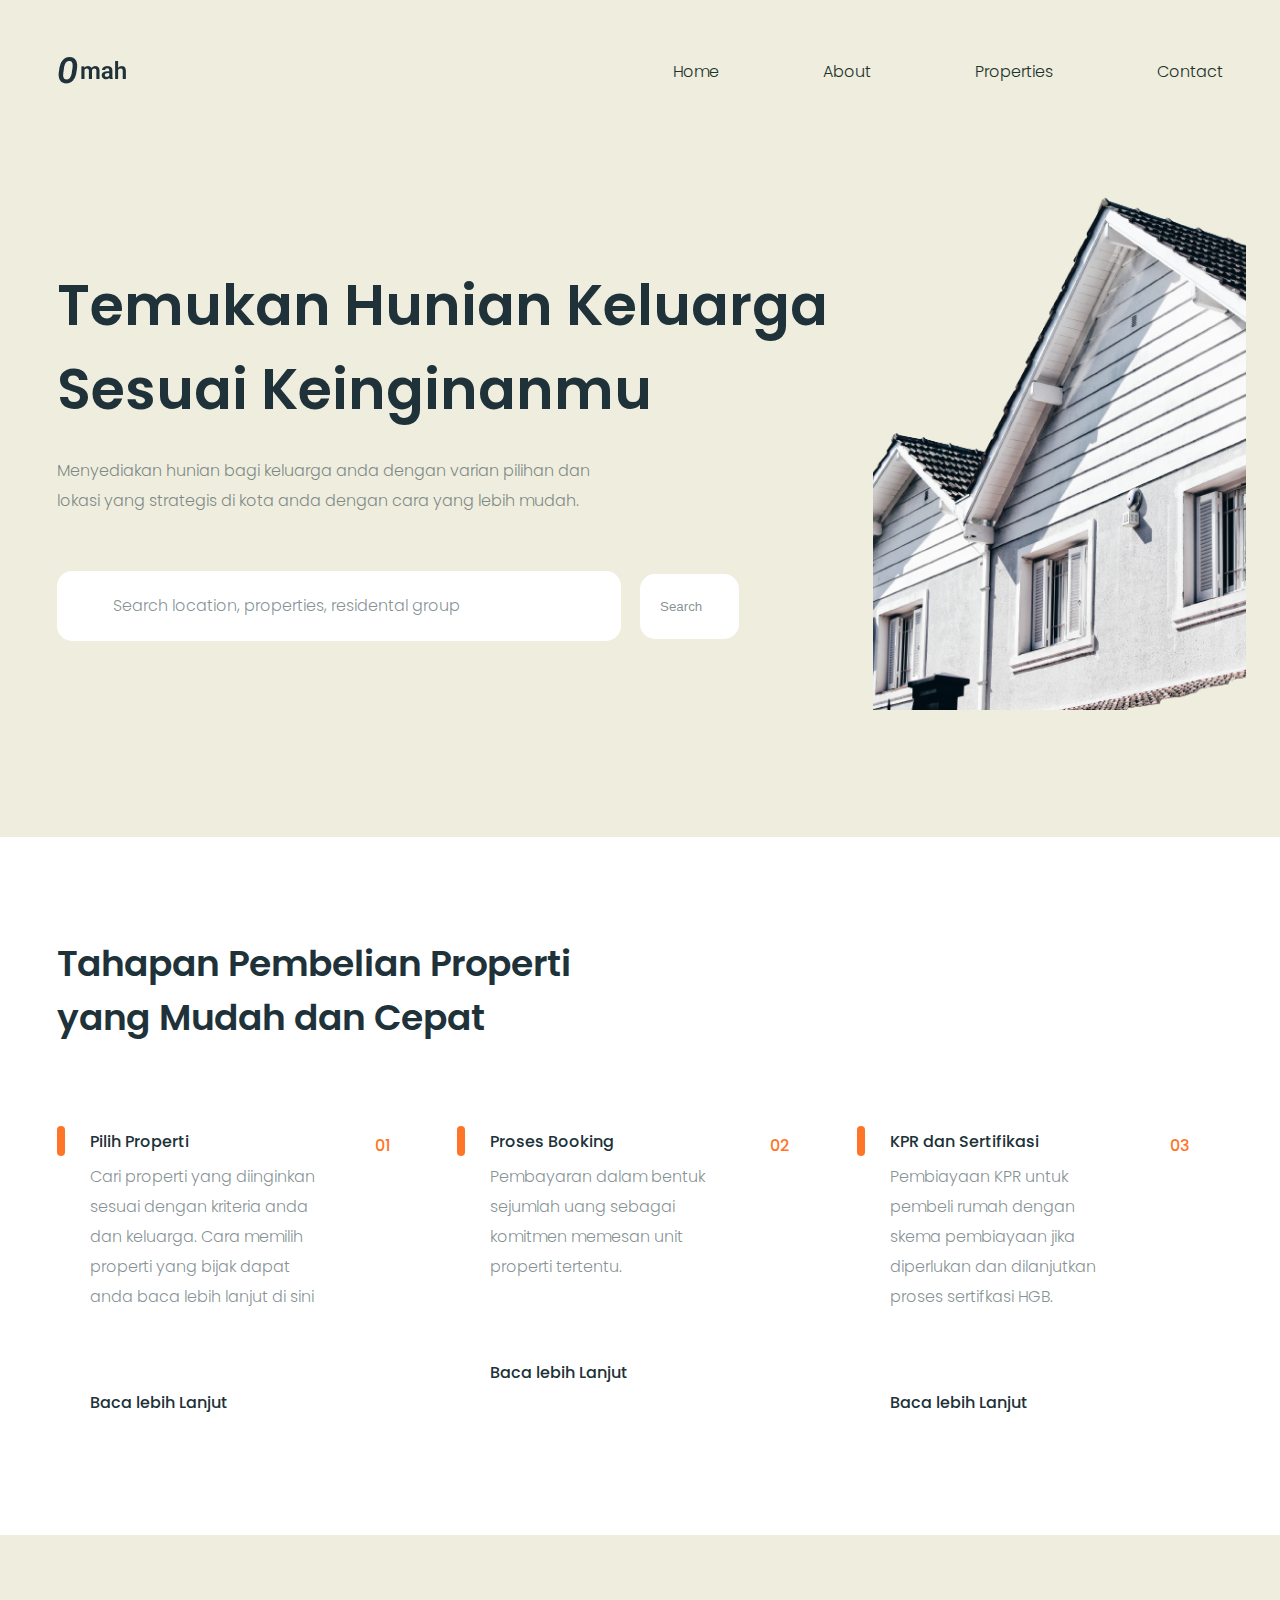
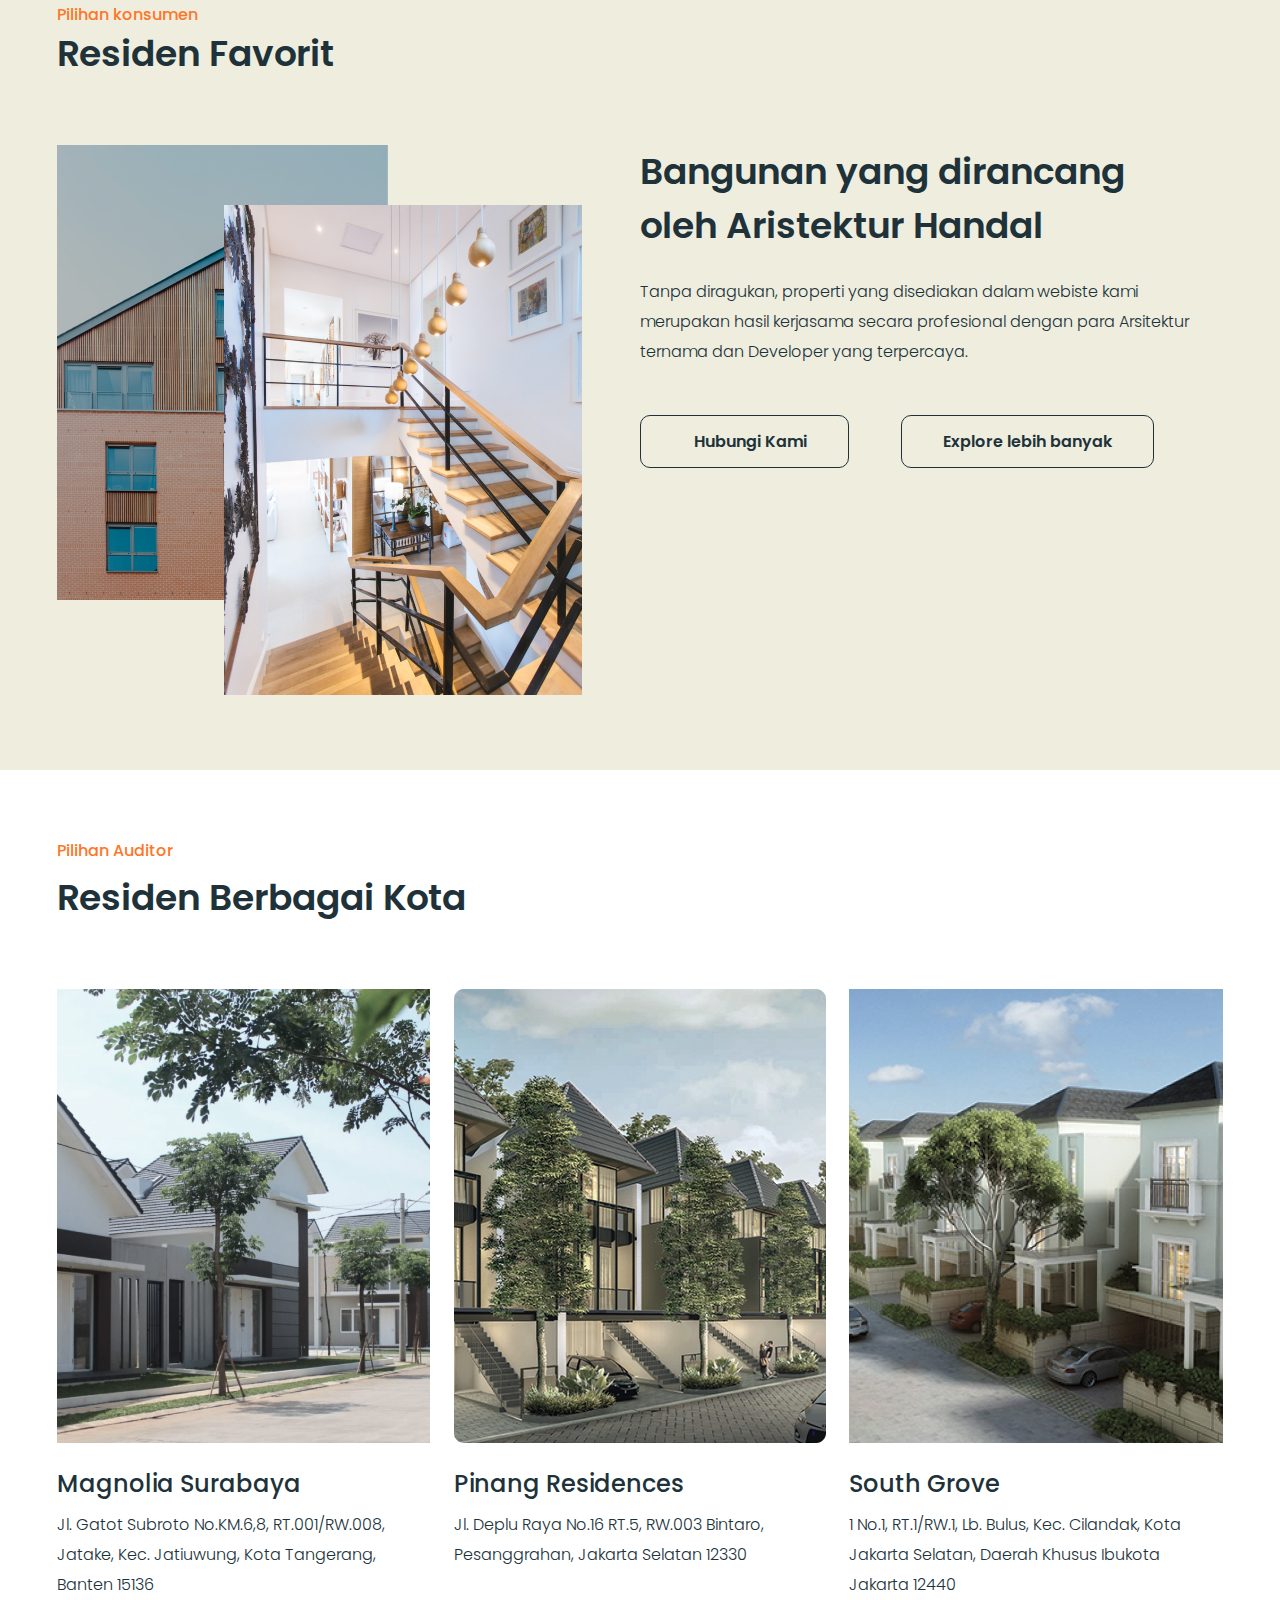
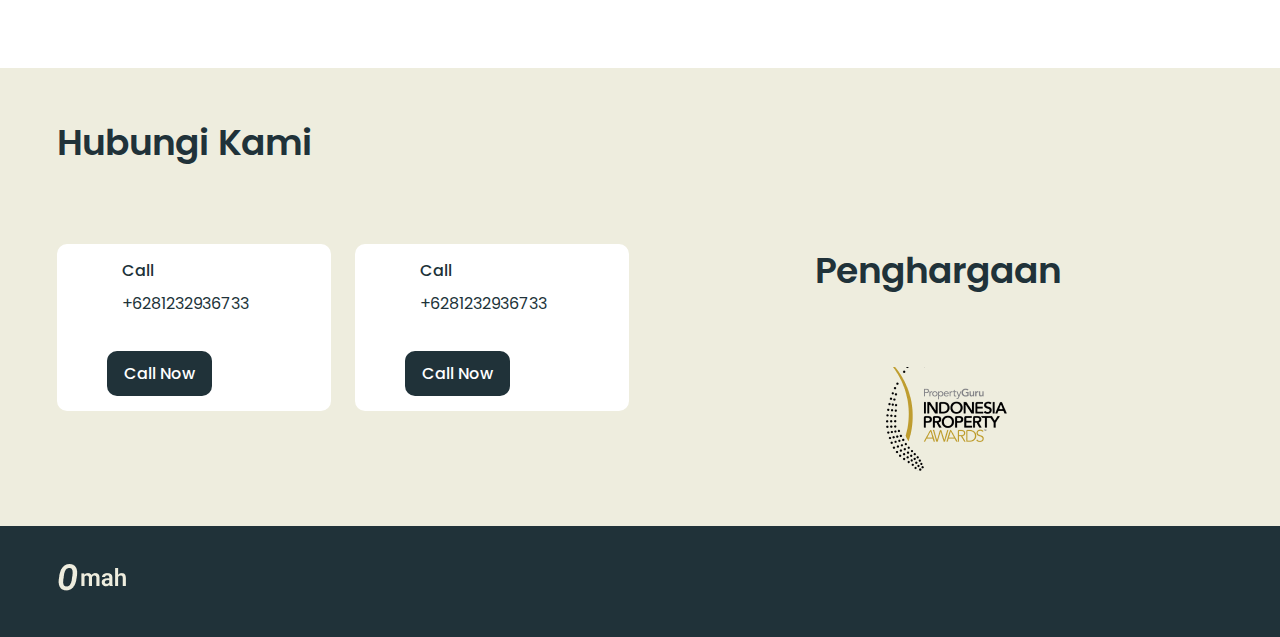
<file: Project_01/Omah/index.html>
<!DOCTYPE html>
<html lang="en">
  <head>
    <meta charset="UTF-8" />
    <meta name="viewport" content="width=device-width, initial-scale=1.0" />
    <title>Omah</title>
    <link rel="stylesheet" href="CSS/style.css" />
    <link
      rel="stylesheet"
      href="https://cdnjs.cloudflare.com/ajax/libs/font-awesome/6.5.2/css/all.min.css"
      integrity="sha512-SnH5WK+bZxgPHs44uWIX+LLJAJ9/2PkPKZ5QiAj6Ta86w+fsb2TkcmfRyVX3pBnMFcV7oQPJkl9QevSCWr3W6A=="
      crossorigin="anonymous"
      referrerpolicy="no-referrer"
    />
  </head>
  <body>
    <!-- =========== navbar start ============= -->
    <nav>
      <div class="container">
        <div class="navWrapper">
          <img src="Image/logo.png" alt="" />
          <ul>
            <li>Home</li>
            <li>About</li>
            <li>Properties</li>
            <li>Contact</li>
          </ul>
        </div>
      </div>
    </nav>
    <!-- =========== navbar end ============= -->

    <!--=============== banner start ================== -->
    <section id="banner">
      <div class="container">
        <div class="bannerWrapper">
          <div class="text_area">
            <h2>Temukan Hunian Keluarga Sesuai Keinginanmu</h2>
            <p>
              Menyediakan hunian bagi keluarga anda dengan varian pilihan dan
              lokasi yang strategis di kota anda dengan cara yang lebih mudah.
            </p>
            <div class="bannerInputBox">
              <input
                type="text"
                placeholder="Search location, properties, residental group"
              />
              <i class="fa-solid fa-location-dot bannerIcon"></i>
            </div>
            <button>Search</button>
          </div>
          <div class="image_area">
            <img src="./Image/banner.png" alt="" />
          </div>
        </div>
      </div>
    </section>
    <!-- =============== banner end ================== -->

    <!-- ==================== Properti start ====================== -->
    <section id="properti">
      <div class="container">
        <h2>Tahapan Pembelian Properti yang Mudah dan Cepat</h2>
        <div class="propertiWrapper">
          <div class="properti_item">
            <div class="propertiSubWrapper">
              <h3>Pilih Properti</h3>
              <h4>01</h4>
            </div>
            <p>
              Cari properti yang diinginkan sesuai dengan kriteria anda dan
              keluarga. Cara memilih properti yang bijak dapat anda baca lebih
              lanjut di sini
            </p>
            <a href="#"
              >Baca lebih Lanjut <i class="fa-solid fa-arrow-right arrow"></i
            ></a>
          </div>
          <div class="properti_item">
            <div class="propertiSubWrapper">
              <h3>Proses Booking</h3>
              <h4>02</h4>
            </div>
            <p>
              Pembayaran dalam bentuk sejumlah uang sebagai komitmen memesan
              unit properti tertentu.
            </p>
            <a href="#"
              >Baca lebih Lanjut <i class="fa-solid fa-arrow-right arrow"></i
            ></a>
          </div>
          <div class="properti_item">
            <div class="propertiSubWrapper">
              <h3>KPR dan Sertifikasi</h3>
              <h4>03</h4>
            </div>
            <p>
              Pembiayaan KPR untuk pembeli rumah dengan skema pembiayaan jika
              diperlukan dan dilanjutkan proses sertifkasi HGB.
            </p>
            <a href="#"
              >Baca lebih Lanjut <i class="fa-solid fa-arrow-right arrow"></i
            ></a>
          </div>
        </div>
      </div>
    </section>
    <!-- ==================== Properti end ====================== -->

    <!-- ==================== residen start ===================== -->
    <section id="residen">
      <div class="container">
        <div class="title">
          <h4>Pilihan konsumen</h4>
          <h2>Residen Favorit</h2>
        </div>
        <div class="residen_wrapper">
          <div class="residen_image">
            <img src="Image/resident_one.jpg" alt="resident_one" />
            <img src="Image/resident_two.jpg" alt="resident_two" />
          </div>
          <div class="residen_textarea">
            <h2>Bangunan yang dirancang oleh Aristektur Handal</h2>
            <p>
              Tanpa diragukan, properti yang disediakan dalam webiste kami
              merupakan hasil kerjasama secara profesional dengan para
              Arsitektur ternama dan Developer yang terpercaya.
            </p>
            <a href="#"
              ><i class="fa-solid fa-phone residenbtnIcon"></i> Hubungi Kami</a
            >
            <a href="#">Explore lebih banyak</a>
          </div>
        </div>
      </div>
    </section>
    <!-- ==================== residen end ===================== -->

    <!-- ==================== Kota start ===================== -->
    <section id="kota">
      <div class="container">
        <div class="kota_title">
          <h4>Pilihan Auditor</h4>
          <h2>Residen Berbagai Kota</h2>
        </div>
        <div class="kota_wrapper">
          <div class="kota_items">
            <img src="Image/kota_1.jpg" alt="" />
            <h3>Magnolia Surabaya</h3>
            <p>
              Jl. Gatot Subroto No.KM.6,8, RT.001/RW.008, Jatake, Kec.
              Jatiuwung, Kota Tangerang, Banten 15136
            </p>
          </div>
          <div class="kota_items">
            <img src="Image/kota_2.png" alt="" />
            <h3>Pinang Residences</h3>
            <p>
              Jl. Deplu Raya No.16 RT.5, RW.003 Bintaro, Pesanggrahan, Jakarta
              Selatan 12330
            </p>
          </div>
          <div class="kota_items">
            <img src="Image/kota_3.jpg" alt="" />
            <h3>South Grove</h3>
            <p>
              1 No.1, RT.1/RW.1, Lb. Bulus, Kec. Cilandak, Kota Jakarta Selatan,
              Daerah Khusus Ibukota Jakarta 12440
            </p>
          </div>
        </div>
      </div>
    </section>
    <!-- ==================== Kota start ===================== -->

    <!-- ==================== footer top start ===================== -->
    <section id="footer_top">
      <div class="container">
        <div class="footer_top_title">
          <h2>Hubungi Kami</h2>
        </div>
        <div class="footer_wrapper">
          <div class="footer_top_left">
            <div class="contact">
              <div class="contact_icon">
                <i class="fa-solid fa-phone"></i>
              </div>
              <div class="contact_info">
                <h4>Call</h4>
                <p>+6281232936733</p>
                <a href="#">Call Now</a>
              </div>
            </div>
            <div class="contact">
              <div class="contact_icon">
                <i class="fa-solid fa-phone"></i>
              </div>
              <div class="contact_info">
                <h4>Call</h4>
                <p>+6281232936733</p>
                <a href="#">Call Now</a>
              </div>
            </div>
          </div>
          <div class="footer_top_right">
            <h3>Penghargaan</h3>
            <img src="Image/footer.png" alt="" />
          </div>
        </div>
      </div>
    </section>
    <!-- ==================== footer top end ===================== -->

    <!-- ==================== footer bottom start ===================== -->
    <div id="footer_bottom">
      <div class="container">
        <div class="bottom_footer">
          <div class="footer_bottom_left">
            <img src="Image/Frame 2.png" alt="" />
          </div>
          <div class="footer_bottom_right">
            <i class="fa-brands fa-instagram"></i>
            <i class="fa-brands fa-facebook-f"></i>
            <i class="fa-brands fa-square-twitter"></i>
            <i class="fa-brands fa-linkedin"></i>
          </div>
        </div>
      </div>
    </div>
    <!-- ==================== footer bottom end ===================== -->
  </body>
</html>
</file>
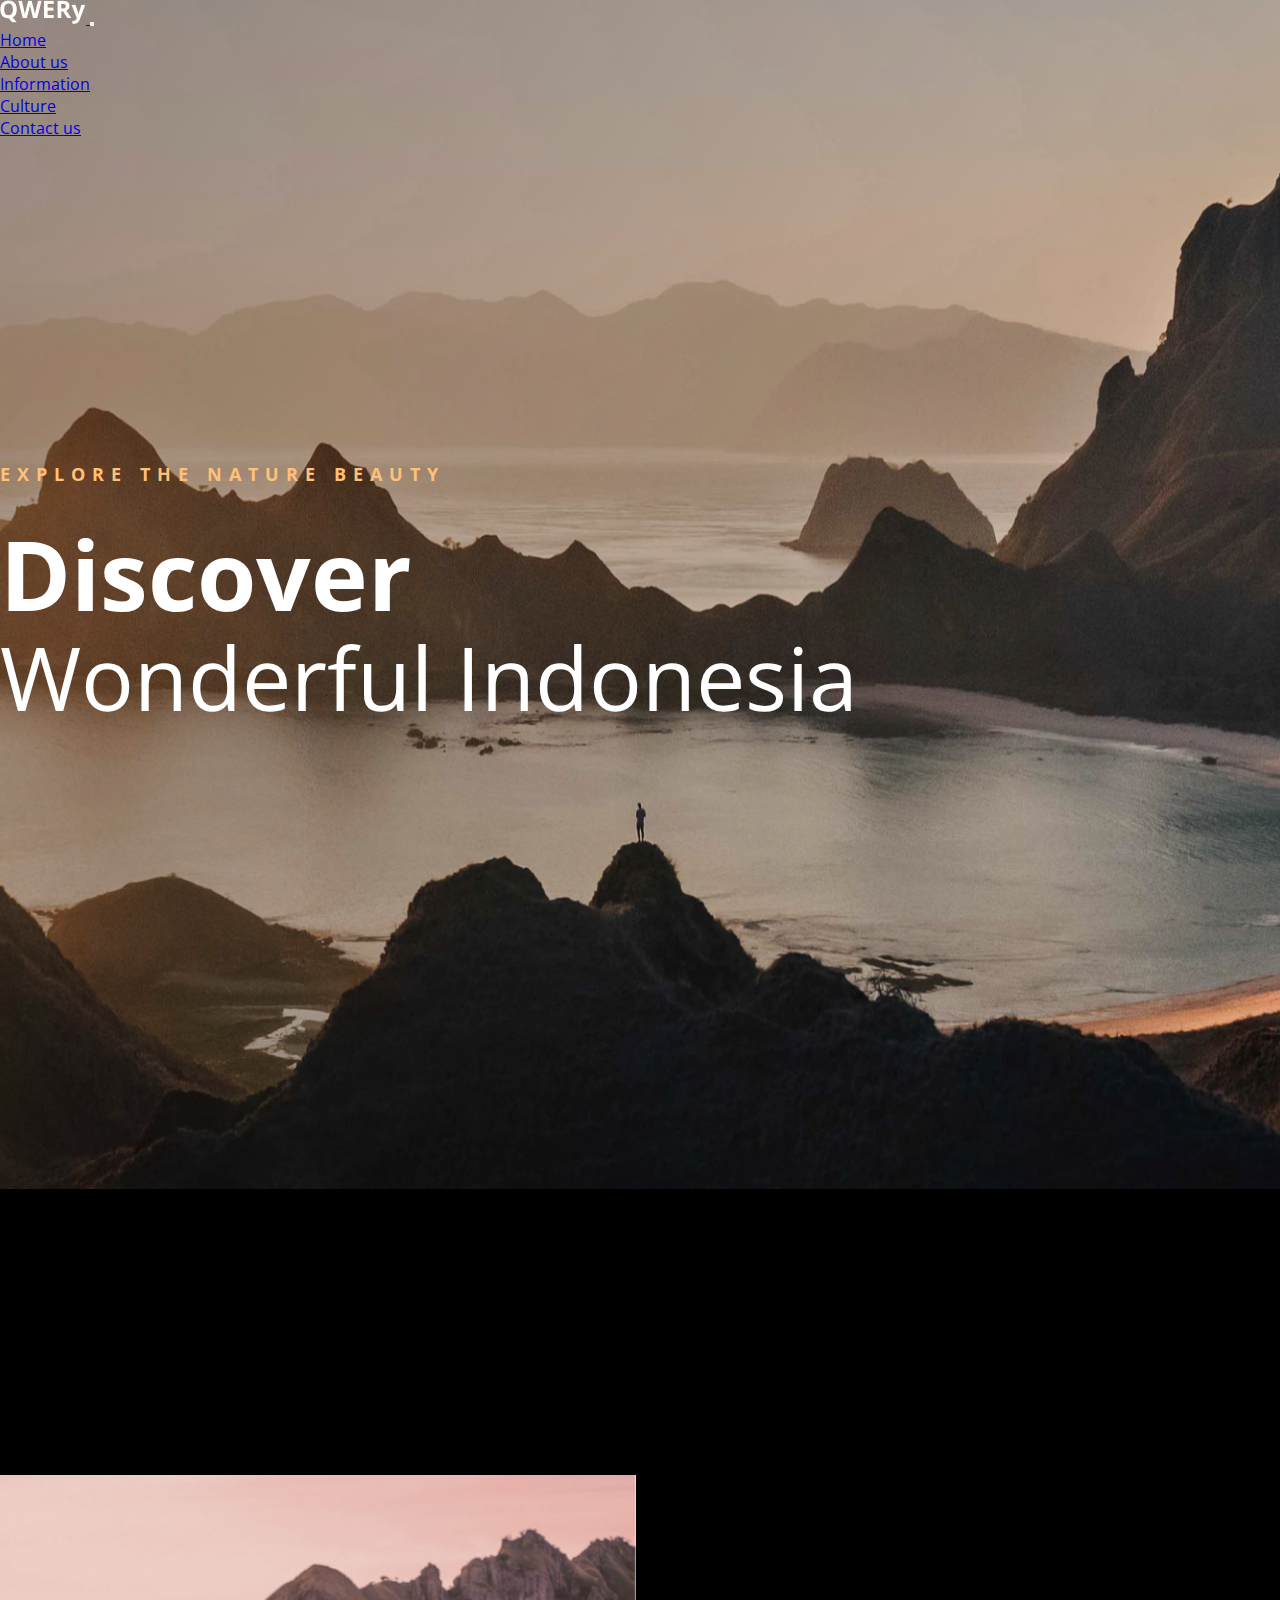
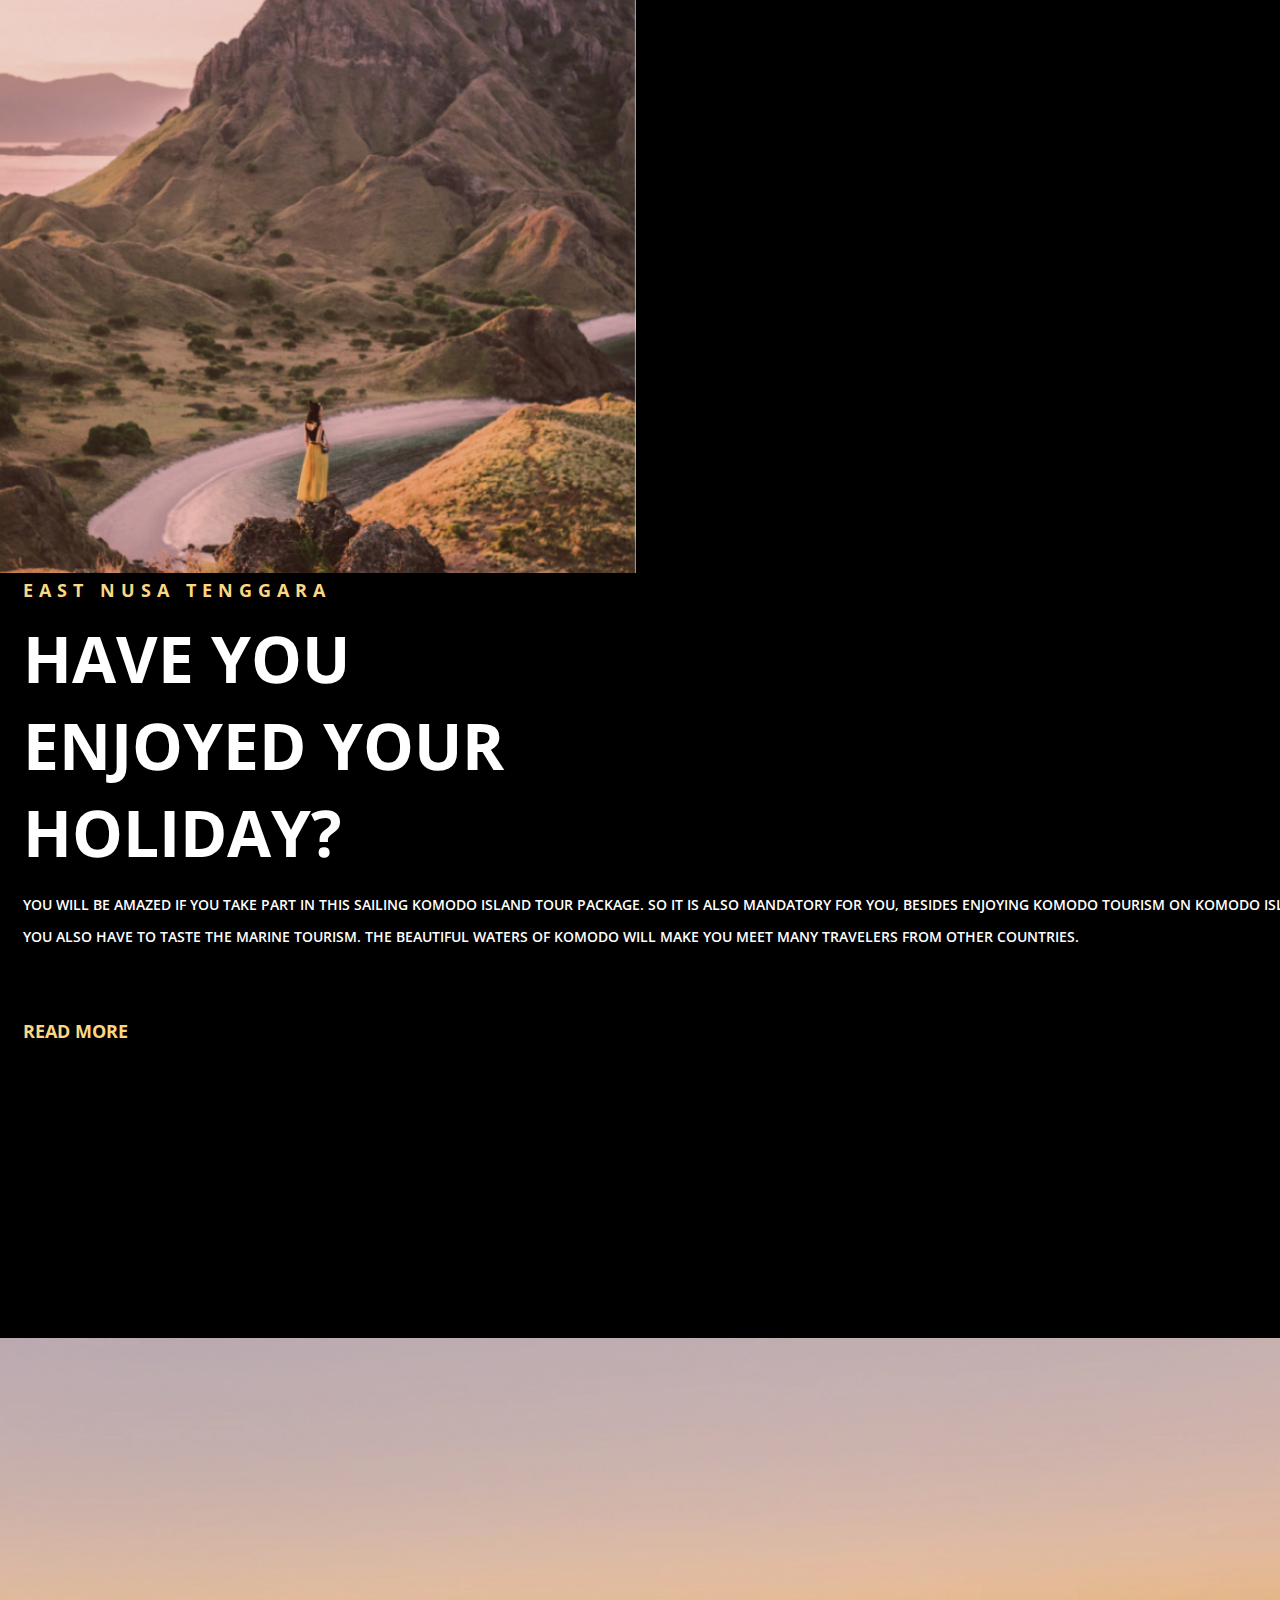
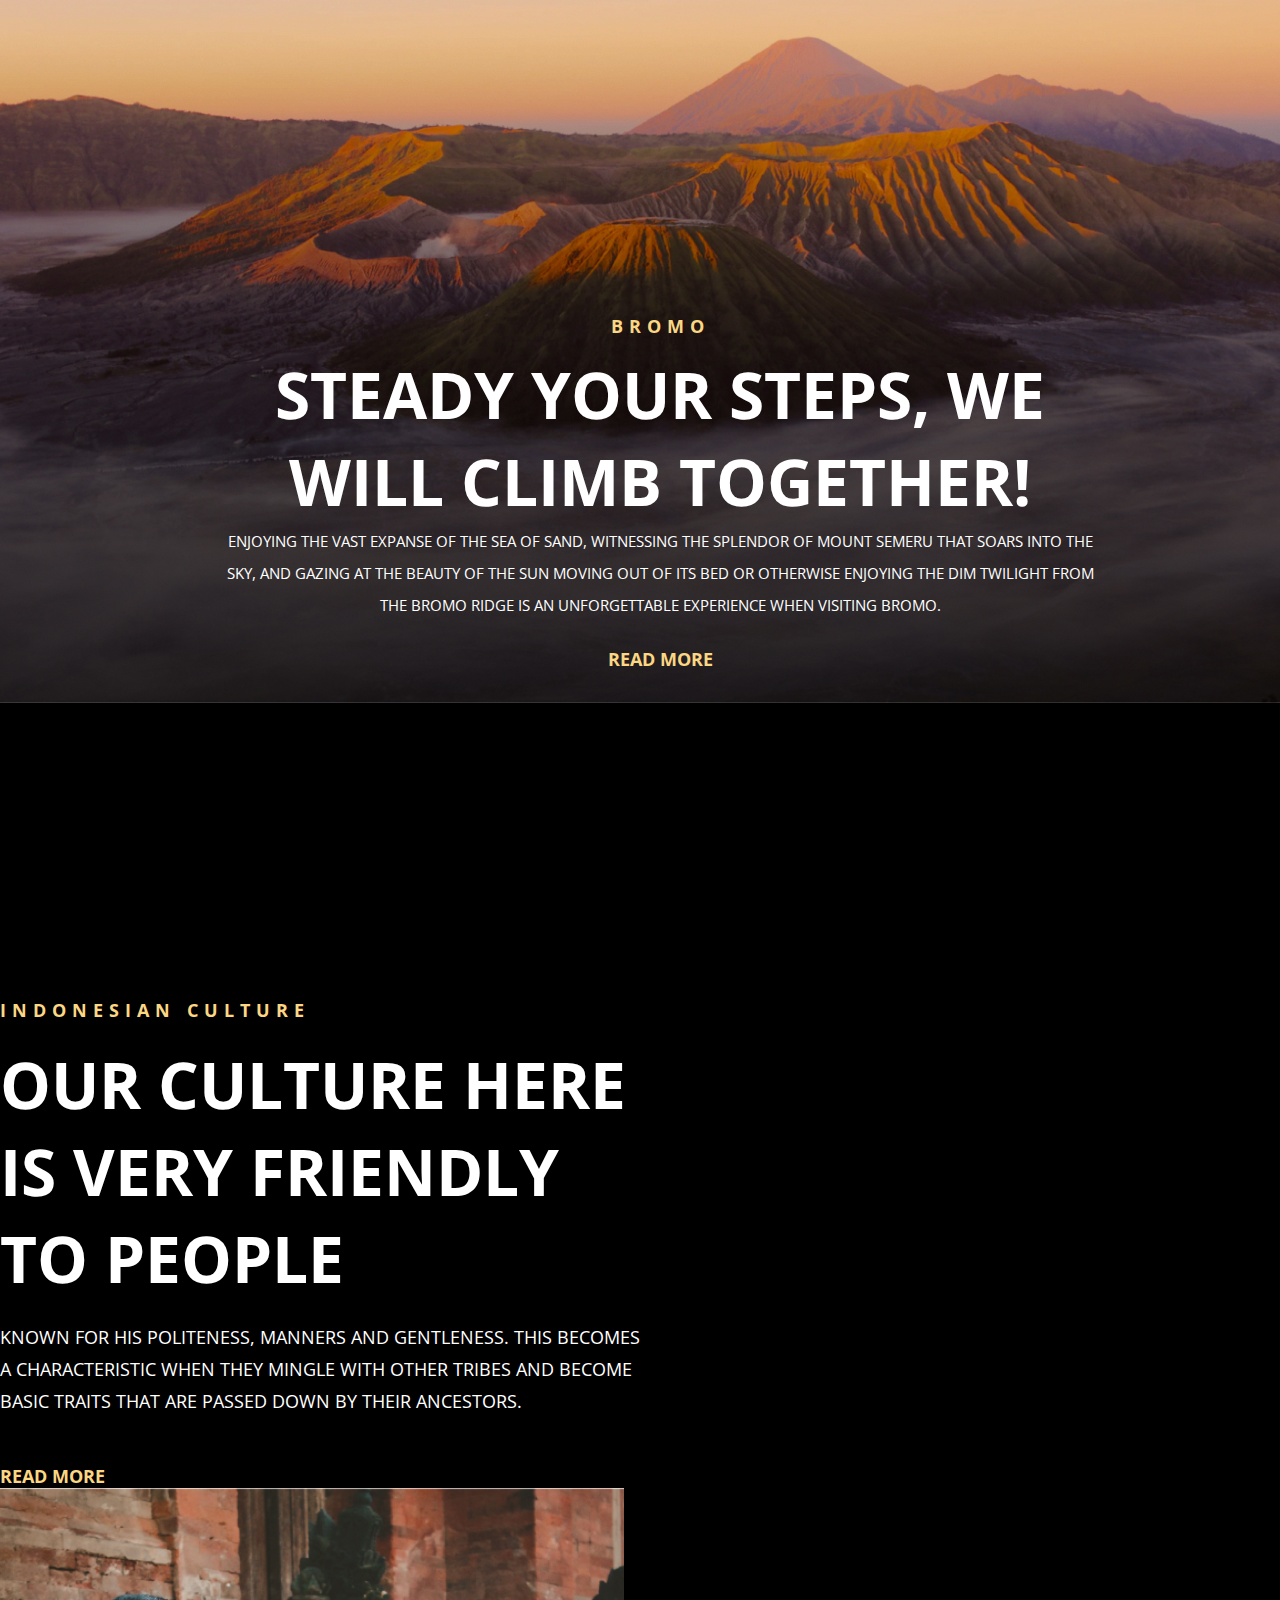
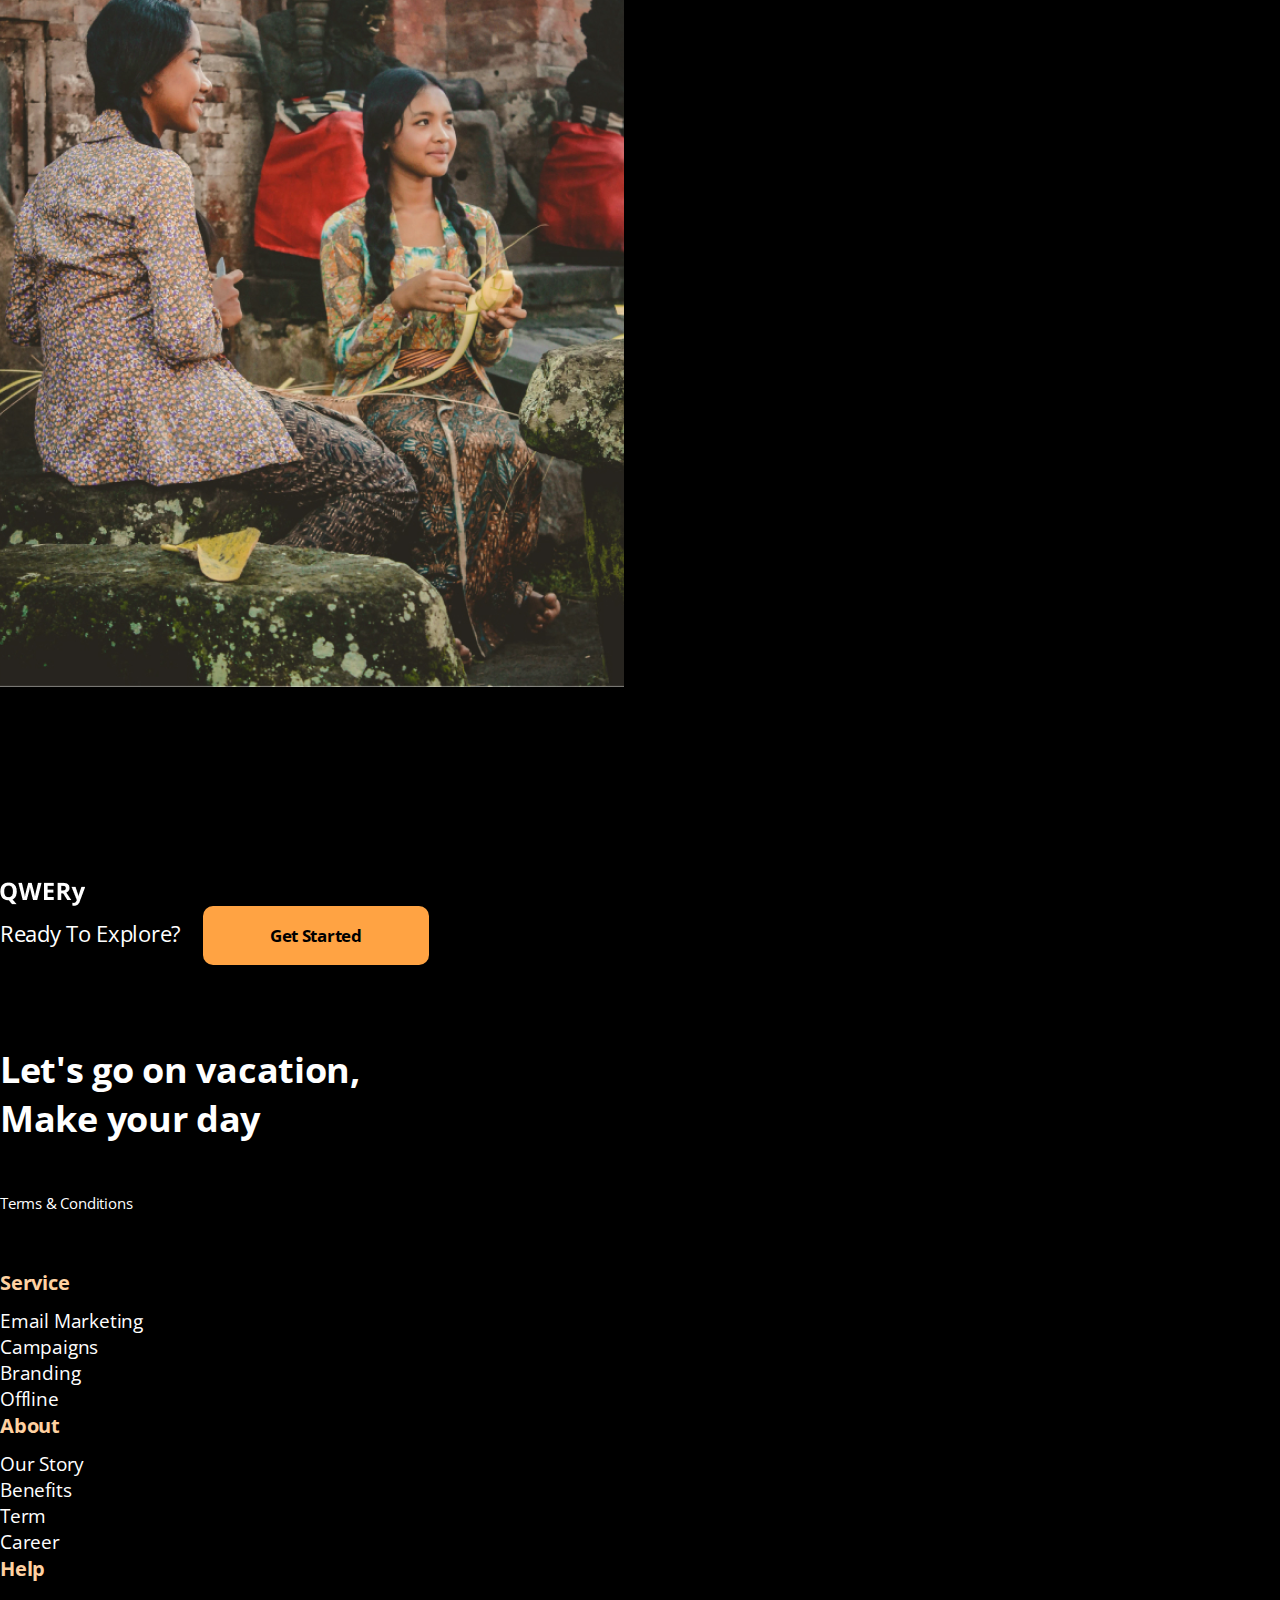
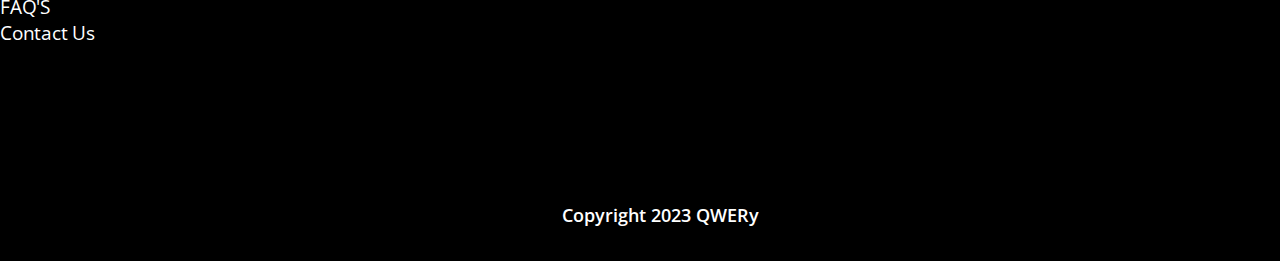
<file: Project_02/qewry/index.html>
<!DOCTYPE html>
<html lang="en">
  <head>
    <!-- Required meta tags -->
    <meta charset="utf-8" />
    <meta
      name="viewport"
      content="width=device-width, initial-scale=1, shrink-to-fit=no"
    />

    <!-- Bootstrap CSS v5.2.1 -->
    <link
      href="https://cdn.jsdelivr.net/npm/bootstrap@5.3.2/dist/css/bootstrap.min.css"
      rel="stylesheet"
      integrity="sha384-T3c6CoIi6uLrA9TneNEoa7RxnatzjcDSCmG1MXxSR1GAsXEV/Dwwykc2MPK8M2HN"
      crossorigin="anonymous"
    />
    <link
      rel="stylesheet"
      href="https://cdnjs.cloudflare.com/ajax/libs/font-awesome/6.5.2/css/all.min.css"
      integrity="sha512-SnH5WK+bZxgPHs44uWIX+LLJAJ9/2PkPKZ5QiAj6Ta86w+fsb2TkcmfRyVX3pBnMFcV7oQPJkl9QevSCWr3W6A=="
      crossorigin="anonymous"
      referrerpolicy="no-referrer"
    />
    <link rel="stylesheet" href="css/style.css" />
    <link rel="stylesheet" href="css/responsive.css" />
    <title>Qewry</title>
  </head>

  <body>
        <!-- !=============== navbar start =============== -->
    <nav class="navbar navbar-expand-lg">
      <div class="container">
        <a class="navbar-brand" href="#">
          <img src="images/QWERy.png" alt="">
        </a>
        <button class="navbar-toggler" type="button" data-bs-toggle="collapse" data-bs-target="#navbarNavDropdown" aria-controls="navbarNavDropdown" aria-expanded="false" aria-label="Toggle navigation">
          <span class="navbar-toggler-icon"></span>
        </button>
        <div class="collapse navbar-collapse" id="navbarNavDropdown">
          <ul class="navbar-nav ms-auto">
            <li class="nav-item fs-5 fw-bold ps-4 nav_items">
              <a class="nav-link text-white" aria-current="page" href="#">Home</a>
            </li>
            <li class="nav-item fs-5 fw-bold ps-4 nav_items">
              <a class="nav-link text-white" href="#">About us</a>
            </li>
            <li class="nav-item fs-5 fw-bold ps-4 nav_items">
              <a class="nav-link text-white" href="#">Information</a>
            </li>
            <li class="nav-item fs-5 fw-bold ps-4 nav_items">
              <a class="nav-link text-white" href="#">Culture</a>
            </li>
            <li class="nav-item fs-5 fw-bold ps-4 nav_items">
              <a class="nav-link text-white" href="#">Contact us</a>
            </li>
          </ul>
        </div>
      </div>
    </nav>
    <!-- !=============== navbar end ================= -->

    <!-- !=============== banner start =============== -->
    <section id="banner">
      <div class="container">
        <div class="banner_textarea">
          <h3>explore the Nature Beauty</h3>
          <h1>
            <span>Discover</span><br />
            Wonderful Indonesia
          </h1>
        </div>
      </div>
    </section>
    <!-- !=============== banner end ================= -->

    <!-- !=============== about start ================ -->

    <section id="about">
      <div class="container">
        <div class="row align-items-center">
          <div class="col-lg-6 col-12">
            <div class="about_image">
              <img src="images/about.png" alt="" />
            </div>
          </div>
          <div class="col-lg-6 col-12">
            <div class="about_textarea">
              <h3>EAST nUSA TENGGARA</h3>
              <h2>Have you enjoyed your holiday?</h2>
              <p>
                You will be amazed if you take part in this sailing Komodo
                island tour package. So it is also mandatory for you, besides
                enjoying Komodo tourism on Komodo Island, you also have to taste
                the marine tourism. The beautiful waters of Komodo will make you
                meet many travelers from other countries.
              </p>
              <a href="#">read more</a>
            </div>
          </div>
        </div>
      </div>
    </section>
    <!-- !=============== about end ================== -->

    <!-- !=============== bromo start ================ -->
    <section id="bromo">
      <div class="container">
        <div class="row">
          <div class="col-lg-12 col-12">
            <div class="bromoimage">
              <div class="bromo_textarea">
                <h3>Bromo</h3>
                <h2>Steady your steps, we will climb together!</h2>
                <p>
                  Enjoying the vast expanse of the sea of ​​​​sand, witnessing
                  the splendor of Mount Semeru that soars into the sky, and
                  gazing at the beauty of the sun moving out of its bed or
                  otherwise enjoying the dim twilight from the Bromo ridge is an
                  unforgettable experience when visiting Bromo.
                </p>
                <a href="#">read more</a>
              </div>
            </div>
          </div>
        </div>
      </div>
    </section>
    <!-- !=============== bromo end ================== -->

    <!-- !=============== culture start ================== -->
    <div id="culture">
      <div class="container">
        <div class="row align-items-center">
          <div class="col-lg-6 col-12 order-2">
            <div class="culture_textarea">
              <h3>INDONESIAN CULTURE</h3>
              <h2>Our culture here is very friendly to people</h2>
              <p>
                known for his politeness, manners and gentleness. This becomes a
                characteristic when they mingle with other tribes and become
                basic traits that are passed down by their ancestors.
              </p>
              <a href="#">read more</a>
            </div>
          </div>
          <div class="col-lg-6 col-12 order-1">
            <div class="culture_image">
              <img src="images/culture.png" alt="" />
            </div>
          </div>
        </div>
      </div>
    </div>
    <!-- !=============== culture end ================== -->

    <section id="footer">
      <div class="container">
        <div class="row align-items-center">
          <div class="col-lg-6 col-12">
            <div class="footer_top">
              <img src="images/QWERy.png" alt="" />
            </div>
          </div>
          <div class="col-lg-6 col-12">
            <div class="footer_topRight text-lg-end">
              <a href="#">Ready To Explore?</a>
              <a href="#" class="footerBtn">Get Started</a>
            </div>
          </div>
        </div>
        <div class="row justify-content-center footer_items">
          <div class="col-lg-3">
            <div class="footer_bottom_left">
              <h3>Let's go on vacation, Make your day</h3>
              <a href="#">Terms & Conditions</a>
              <div>
                <i class="fa-brands fa-facebook-f"></i>
                <i class="fa-brands fa-twitter"></i>
                <i class="fa-brands fa-instagram"></i>
              </div>
            </div>
          </div>
          <div class="col-lg-3 mt-4">
            <div class="service">
              <ul>
                <h5>Service</h5>
                <li class="list-group"><a href="#">Email Marketing</a></li>
                <li class="list-group"><a href="#">Campaigns</a></li>
                <li class="list-group"><a href="#">Branding</a></li>
                <li class="list-group"><a href="#">Offline</a></li>
              </ul>
            </div>
          </div>
          <div class="col-lg-3 mt-4">
            <div class="about">
              <ul>
                <h5>About</h5>
                <li class="list-group"><a href="#">Our Story</a></li>
                <li class="list-group"><a href="#">Benefits</a></li>
                <li class="list-group"><a href="#">Term</a></li>
                <li class="list-group"><a href="#">Career</a></li>
              </ul>
            </div>
          </div>
          <div class="col-lg-3 mt-4">
            <div class="help">
              <ul>
                <h5>Help</h5>
                <li class="list-group"><a href="#">FAQ'S</a></li>
                <li class="list-group"><a href="#">Contact Us</a></li>
              </ul>
            </div>
          </div>
        </div>
        <!-- <div class="footer_bottom">
          <div class="footer_bottom_right">
            
            
            
          </div>
        </div> -->
        <div class="copy_right">
          <p>Copyright 2023 QWERy</p>
        </div>
      </div>
    </section>
    <script
      src="https://cdn.jsdelivr.net/npm/@popperjs/core@2.11.8/dist/umd/popper.min.js"
      integrity="sha384-I7E8VVD/ismYTF4hNIPjVp/Zjvgyol6VFvRkX/vR+Vc4jQkC+hVqc2pM8ODewa9r"
      crossorigin="anonymous"
    ></script>

    <script
      src="https://cdn.jsdelivr.net/npm/bootstrap@5.3.2/dist/js/bootstrap.min.js"
      integrity="sha384-BBtl+eGJRgqQAUMxJ7pMwbEyER4l1g+O15P+16Ep7Q9Q+zqX6gSbd85u4mG4QzX+"
      crossorigin="anonymous"
    ></script>
  </body>
</html>
</file>
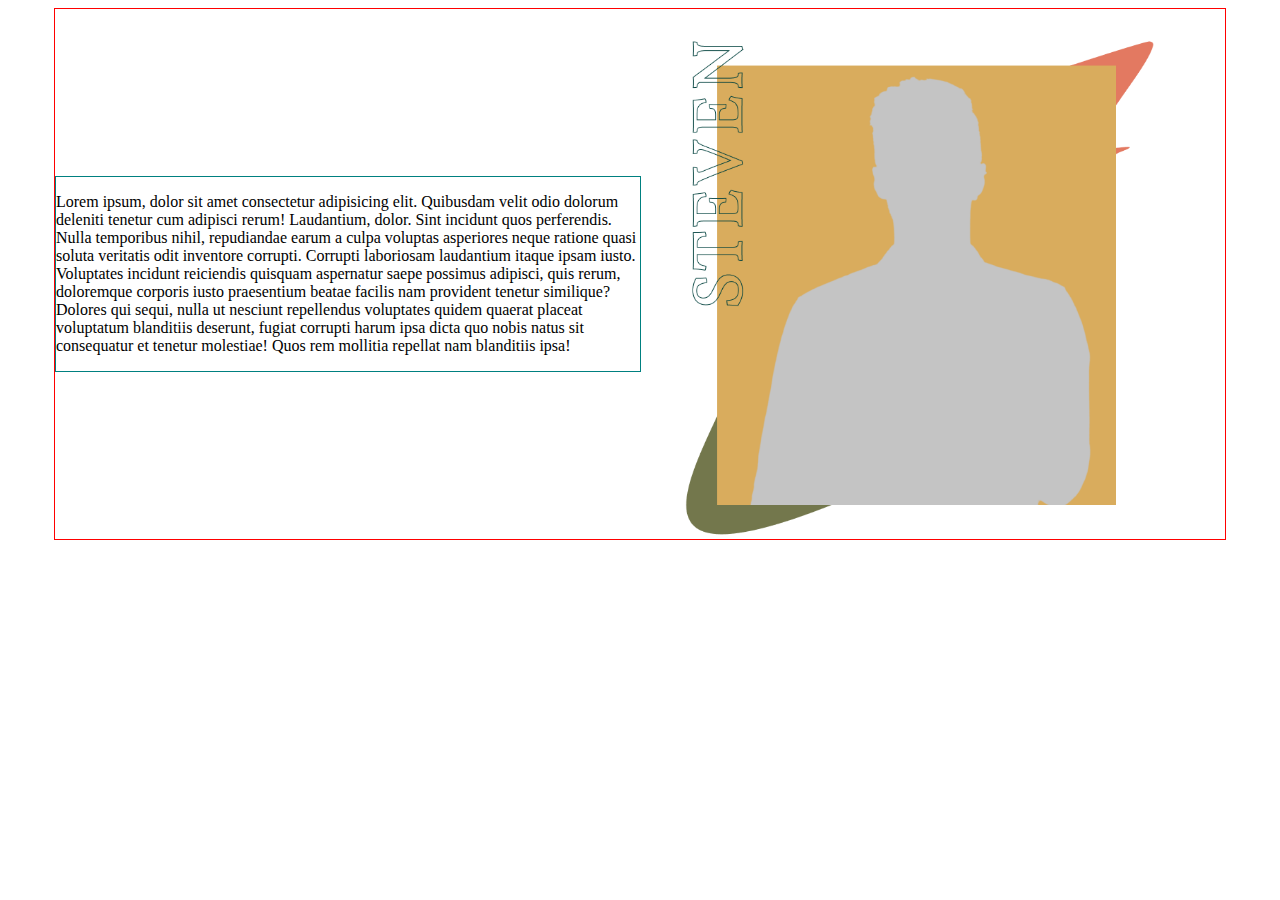
<file: Project_06/Page_2/index.html>
<!DOCTYPE html>
<html lang="en">
  <head>
    <meta charset="UTF-8" />
    <meta name="viewport" content="width=device-width, initial-scale=1.0" />
    <title>Safwan Page 2</title>
    <link rel="stylesheet" href="style.css" />
  </head>
  <body>
    <div class="container">
      <div class="div_wrapper">
        <div class="left">
          <p>
            Lorem ipsum, dolor sit amet consectetur adipisicing elit. Quibusdam
            velit odio dolorum deleniti tenetur cum adipisci rerum! Laudantium,
            dolor. Sint incidunt quos perferendis. Nulla temporibus nihil,
            repudiandae earum a culpa voluptas asperiores neque ratione quasi
            soluta veritatis odit inventore corrupti. Corrupti laboriosam
            laudantium itaque ipsam iusto. Voluptates incidunt reiciendis
            quisquam aspernatur saepe possimus adipisci, quis rerum, doloremque
            corporis iusto praesentium beatae facilis nam provident tenetur
            similique? Dolores qui sequi, nulla ut nesciunt repellendus
            voluptates quidem quaerat placeat voluptatum blanditiis deserunt,
            fugiat corrupti harum ipsa dicta quo nobis natus sit consequatur et
            tenetur molestiae! Quos rem mollitia repellat nam blanditiis ipsa!
          </p>
        </div>
        <div class="right">
          <div class="images">
            <img src="shape.png" alt="" />
            <img src="Image.png" alt="" class="image2" />
          </div>
          <!-- <div class="image1">
            <img src="Image.png" alt="" />
          </div> -->
        </div>
      </div>
    </div>
  </body>
</html>
</file>
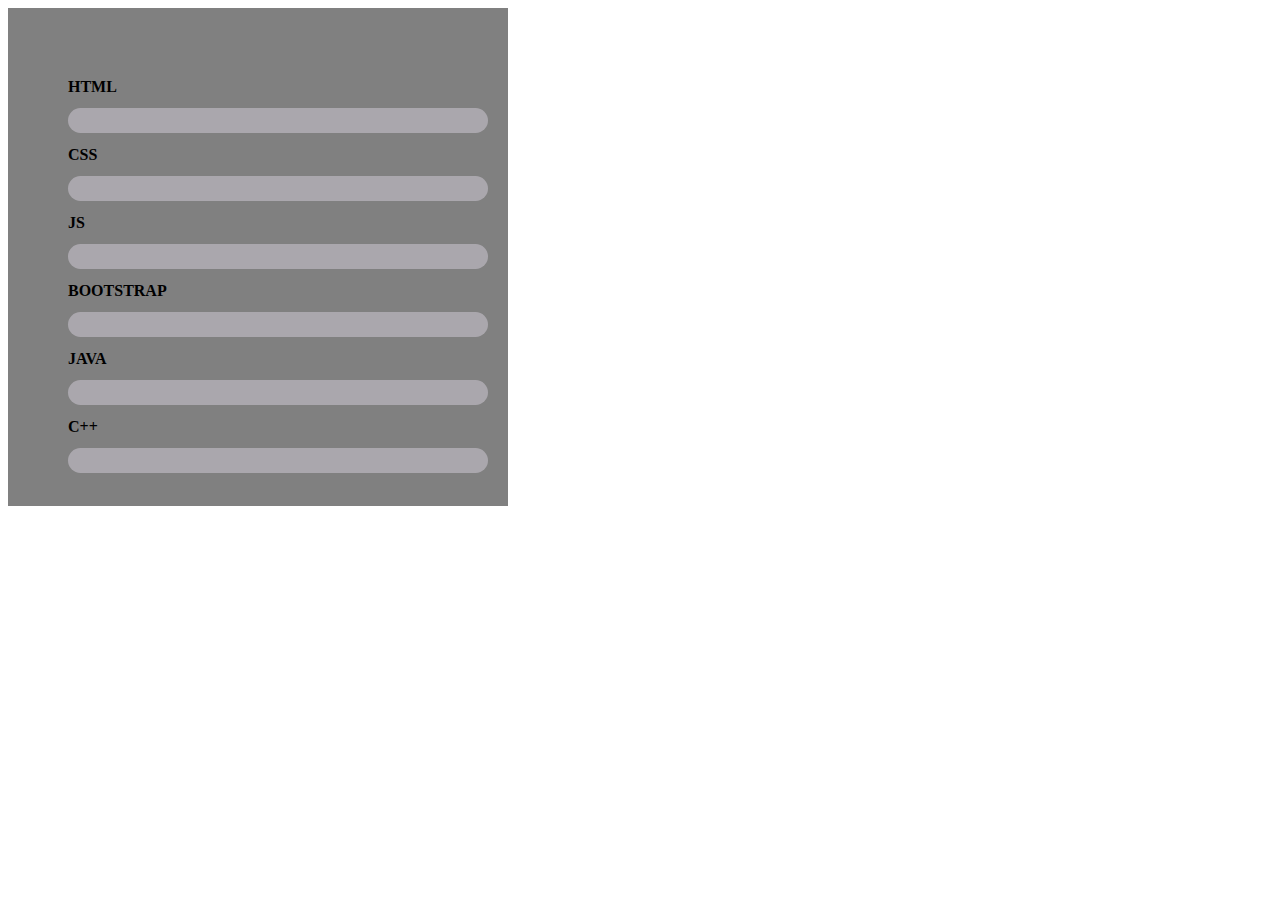
<file: New_folder/progress.html>
<!DOCTYPE html>
<html lang="en">
<head>
  <meta charset="UTF-8">
  <meta name="viewport" content="width=device-width, initial-scale=1.0">
  <title>Progress</title>
  <style>
    *{
      box-sizing: border-box;
    }
    .skill_container{
      background: gray;
      width: 500px;
      padding: 20px;
    }
    .skill_container li{
      list-style-type: none;
      margin: 50px 0;
      font-weight: 900;
      text-transform: uppercase;
      position: relative;
    }
    .skill_container li::before{
      content: '';
      position: absolute;
      background: rgb(170, 167, 173);
      width: 100%;
      height: 25px;
      top: 30px;
      left: 0;
      border-radius: 1000px;
    }
    .skill_container li::after{
      content: '';
      position: absolute;
      background: rgb(249, 249, 250);
      width: 0;
      height: 25px;
      top: 30px;
      left: 0;
      border-radius: 1000px;
      animation-duration: 3s;
      animation-timing-function: linear;
      animation-delay: 2s;
      animation-iteration-count: 1;
      animation-direction: forward;
      animation-fill-mode: forwards;
    }
    .skill_container li.html::after{
      animation-name: html;
    }
    @keyframes html{
      to{
        width: 90%;
      }
    }
    .skill_container li.css::after{
      animation-name: css;
    }
    @keyframes css{
      to{
        width: 80%;
        background: orange;
      }
    }
    .skill_container li.js::after{
      animation-name: js;
    }
    @keyframes js{
      to{
        width: 70%;
        background: red;
      }
    }
    .skill_container li.bootstrap::after{
      animation-name: bootstrap;
    }
    @keyframes bootstrap{
      to{
        width: 85%;
        background: teal ;
      }
    }
  </style>
</head>
<body>
  <div class="skill_container">
    <ul>
      <li class="html">HTML</li>
      <li class="css">CSS</li>
      <li class="js">JS</li>
      <li class="bootstrap">Bootstrap</li>
      <li class="java">Java</li>
      <li class="cplus">C++</li>
    </ul>
  </div>
</body>
</html>
</file>
<file: style.css>
.main{
  display: grid;
  height: 500px;
  border: 1px solid red;
  grid-template-columns: repeat(12, 1fr);
  grid-template-areas: '. . . n n n n n n . . .';
  grid-row-gap: 20px;
  grid-column-gap: 50px;
}
.item{
  text-align: center;
  font-size: 50px;
  color: white;
  width: 100%;
  background: teal;
  border: 1px solid black;
}

.navbar{
  grid-area: n;
  width: 100%;
  background: blueviolet;
}
.banner{
  grid-column-start: 1;
  grid-column-end: 7;
  width: 100%;
  background: rgb(7, 11, 253);
}
.about{
  grid-column-start: 7;
  grid-column-end: -1;
  width: 100%;
  background: rgb(136, 137, 189);
}
.footer{
  grid-column-start: 1;
  grid-column-end: -1;
  width: 100%;
  background: rgb(190, 160, 163);
}
</file>
<file: Carousal/style.css>
.container{
  width: 1170px;
  margin: 0 auto;
}
.slider_wrapper{
  position: relative;
  max-width: 48rem;
  margin: 0 auto;
}
.slider{
  display: flex;
  aspect-ratio: 16/9;
  overflow-x: auto;
  scroll-snap-type: x;
  box-shadow: 0 1.5rem 3rem -0.75rem hsla(0, 0%, 0%, 0.25);
  border-radius: 0.5rem;
}
.slider img{
  flex: 1 0 100%;
  scroll-snap-align: start;
  object-fit: cover;
}
.slider_nav{
  display: flex;
  column-gap: 1rem;
  position: absolute;
  bottom: 1.25rem;
  left: 50%;
  transform: translateX(-50%);
}
.slider_nav a{
  width: 0.5rem;
  height: 0.5rem;
  border-radius: 50%;
  background-color: #fff;
  opacity: 0.75;
  transition: ease 250ms;
}
.slider_nav a:hover{
  opacity: 1;
}
</file>
<file: exam/style.css>
@import url('https://fonts.googleapis.com/css2?family=Poppins:ital,wght@0,100;0,200;0,300;0,400;0,500;0,600;0,700;0,800;0,900;1,100;1,200;1,300;1,400;1,500;1,600;1,700;1,800;1,900&display=swap');

*{
  margin: 0;
  padding: 0;
}
body{
  font-family: "Poppins", sans-serif;
}
.container{
  width: 1366px;
  margin: 0 auto;
}

nav{
  background: #EEEDDE;
  padding-top: 50px;
}
.nav_wrapper{
  display: flex;
  align-items: center;
  justify-content: space-between;
}

.nav_left img{
  width: 72px;
}
.nav_right li{
  list-style: none;
  display: inline-block;
  margin-left: 100px;
  font-weight: 300;
  font-size: 16px;
  position: relative;
}

.nav_right ul li::after{
  content: '';
  width: 0%;
  height: 3px;
  background: #F6762E;
  position: absolute;
  bottom: -10px;
  left: 50%;
  transform: translateX(-50%);
  border-radius: 30px;
  transition: 0.3s;
}
.nav_right ul li:hover::after{
  width: 70%;
}
.nav_right ul li:hover{
  font-weight: 600;
}


/* ============================== banner start =============================== */
#banner{
  background: #EEEDDE;
}
.banner_left{
  width: 70%;
}
.banner_right{
  width: 30%;
}
.banner_wrapper{
  display: flex;
  align-items: center;
  justify-content: space-between;
}
.banner_left h1{
  font-size: 56px;
  font-weight: 600;
  line-height: 150%;
  color: #203239;
  width: 777px;
  margin-bottom: 24px;
}
.banner_left p{
  font-size: 16px;
  font-weight: 300;
  line-height: 30px;
  color: #203239;
  width: 544px;
  margin-bottom: 50px;
}

.banner .banner_left input{
  width: 508px;
  height: 70px;
  border-radius: 15px;
  border: none;
  padding-left: 56px;
}
.banner_left input::placeholder{
  font-size: 16px;
  font-weight: 300;
  color: rgba(32, 50, 57, 0.55);
}
.banner .banner_left i{
  font-size: 30px;
  position: absolute;
  top: 50%;
  left: 20px;
  transform: translateY(-50%);
}
.banner_inputBox{
  position: relative;
}
.banner_right img{
  padding-top: 96px;
  padding-bottom: 120px;
}

/* ============================== banner end =============================== */



/* ============================== properti start =============================== */

#properti{
  background: #fff;
  padding: 100px;
}
.properti h2{
  font-size: 36px;
  font-weight: 600;
  line-height: 150%;
  color: #203239;
  width: 533px;
  margin-bottom: 64px;
}
.proper_itemWrapper{
  display: flex;
  align-items: center;
  justify-content: space-between;
}
.properti_item{
  padding: 20px 32px;
  position: relative;
  transition: 0.3s;
}
.properti_item:hover{
  box-shadow: 0px 4px 4px 0px rgba(0,0,0,0.25);
  border-radius: 10px;
}
.properti_item h3{
  font-size: 16px;
  font-weight: 500;
  color: #203239;
  margin-bottom: 8px;
}
.properti_item h3::before{
  content: '';
  width: 8px;
  height: 30px;
  background: #ff7527;
  position: absolute;
  border-radius: 5px;
  left: 0;
}
.properti_title{
  display: flex;
  align-items: center;
  justify-content: space-between;
}
.properti_title h4{
  font-size: 16px;
  font-weight: 500;
  color: #ff7527;
}
.properti_item p{
  font-size: 16px;
  font-weight: 300;
  color: #203239;
  width: 235px;
  margin-bottom: 48px;
}
.properti_item a{
  font-size: 16px;
  font-weight: 500;
  text-decoration: none;
  color: #203239;
  margin-bottom: 24px;
  display: inline-block;
}
.properti_item a i{
  margin-left: 8px;
}

/* ============================== properti end =============================== */



/* ============================== residen start =============================== */
.residen h3{
  font-size: 16px;
  font-weight: 500;
  color: #ff7527;
}
.residen h2{
  font-size: 36px;
  line-height: 150%;
  font-weight: 600;
  color: #203239;
  margin-bottom: 64px;
}

.residen_imgWrapper{
  display: flex;
  align-items: center;
  justify-content: space-between;
}
.residen_image{
  position: relative;
}
.residen_image img:last-child{
  position: absolute;
  top: 60px;
  left: 167px;

}
/* ============================== residen end =============================== */
</file>
<file: Exam_02/css/style.css>
@import url("https://fonts.googleapis.com/css2?family=Open+Sans:ital,wght@0,300..800;1,300..800&display=swap");
* {
  margin: 0;
  padding: 0;
  box-sizing: border-box;
}

a {
  text-decoration: none;
}

#navbar {
  background: #fff8f3;
}
#navbar .navbar .nav-item {
  margin-right: 53px;
}
#navbar .navbar .nav-item .nav-link {
  font-family: "Open Sans", sans-serif;
  font-size: 20px;
  font-weight: 400;
  color: #474747;
}
#navbar .navbar .buttons {
  font-family: "Open Sans", sans-serif;
  color: white;
  font-size: 20px;
  font-weight: 700;
  width: 150px;
  height: 64px;
  border-radius: 5px;
  background: #FD6E0A;
  border: none;
}

#banner {
  background: #fff8f3;
  padding-top: 161px;
  position: relative;
}
#banner .banner h3 {
  font-family: "Open Sans", sans-serif;
  font-size: 45px;
  font-weight: 600;
  color: #474747;
}
#banner .banner h1 {
  font-family: "Open Sans", sans-serif;
  font-size: 85px;
  font-weight: 700;
  color: #181818;
}
#banner .banner p {
  font-family: "Open Sans", sans-serif;
  font-size: 18px;
  font-weight: 400;
  max-width: 585px;
  line-height: 30px;
  color: #757575;
}
#banner .banner button {
  background: transparent;
  width: 200px;
  height: 64px;
  border-radius: 5px;
  font-family: "Open Sans", sans-serif;
  font-size: 20px;
  font-weight: 700;
  color: #FD6E0A;
  border: none;
  margin-right: 10px;
  border: 1px solid #FD6E0A;
  transition: 0.4s;
}
#banner .banner button:hover {
  background: #FD6E0A;
  color: white;
}
#banner .banner button:hover i {
  color: white;
}
#banner .banner button i {
  font-weight: 700;
  color: #FD6E0A;
  padding-right: 10px;
}
#banner .right img {
  height: 584px;
  width: 676px;
  z-index: 999;
}
#banner .bannerOne {
  position: absolute;
  top: -40px;
  left: 0;
}
#banner .bannerTwo {
  width: 1036px;
  height: 518px;
  position: absolute;
  bottom: 0;
  right: 0;
}

#about {
  margin: 130px 0;
}
#about .about {
  padding: 130px 0;
  background: #FFF8F3;
  border-radius: 10px;
  text-align: center;
}
#about .about h2 {
  font-family: "Open Sans", sans-serif;
  font-size: 35px;
  font-weight: 700px;
  color: #181818;
}
#about .about p {
  font-family: "Open Sans", sans-serif;
  font-size: 18px;
  line-height: 30px;
  font-weight: 400;
  width: 827px;
  margin: 0 auto;
  padding: 30px 0;
  color: #474747;
}
#about .about .address {
  display: flex;
}
#about .about .address .name {
  width: 25%;
}
#about .about .address .name h4 {
  font-family: "Open Sans", sans-serif;
  font-size: 20px;
  font-weight: 400;
  line-height: 30px;
  color: #757575;
}
#about .about .address .name h4 {
  font-family: "Open Sans", sans-serif;
  font-size: 20px;
  font-weight: 400;
  line-height: 30px;
  color: #474747;
}

#service {
  padding-bottom: 130px;
}
#service .service {
  text-align: center;
}
#service .service h2 {
  font-family: "Open Sans", sans-serif;
  font-size: 35px;
  font-weight: 700;
  color: #181818;
  margin-bottom: 30px;
}
#service .service p {
  font-family: "Open Sans", sans-serif;
  font-size: 18px;
  font-weight: 400;
  line-height: 30px;
  width: 909px;
  margin: 0 auto;
  padding-bottom: 50px;
}
#service .cards {
  box-shadow: 0px 6px 50px 0px rgba(0, 0, 0, 0.06);
  text-align: left;
  padding: 30px;
}
#service .cards img {
  margin-bottom: 30px;
}
#service .cards h3 {
  font-family: "Open Sans", sans-serif;
  font-size: 20px;
  font-weight: 700;
  color: #181818;
  margin-bottom: 20px;
}
#service .cards p {
  font-family: "Open Sans", sans-serif;
  font-size: 16px;
  font-weight: 400;
  line-height: 30px;
  color: #757575;
  width: 200px;
  text-align: left;
}

#resume {
  text-align: center;
}
#resume h2 {
  font-family: "Open Sans", sans-serif;
  font-size: 35px;
  text-align: center;
  font-weight: 700;
  color: #181818;
  margin-bottom: 113px;
}
#resume button {
  margin-top: 50px;
  background: transparent;
  width: 200px;
  height: 64px;
  border-radius: 5px;
  font-family: "Open Sans", sans-serif;
  font-size: 20px;
  font-weight: 700;
  background: #FD6E0A;
  color: #fff;
  border: none;
  margin-right: 10px;
  transition: 0.4s;
}
#resume button i {
  font-weight: 700;
  color: #fff;
  padding-right: 10px;
}
#resume .resume {
  text-align: left;
}
#resume .resume .summary h3 {
  font-family: "Open Sans", sans-serif;
  font-size: 30px;
  font-weight: 700;
  color: #474747;
}
#resume .resume .summary h4 {
  font-family: "Open Sans", sans-serif;
  font-size: 25px;
  font-weight: 700;
  color: #474747;
  padding-top: 30px;
  padding-bottom: 10px;
}
#resume .resume .summary h5 {
  font-family: "Open Sans", sans-serif;
  font-size: 20px;
  font-weight: 600;
  color: #757575;
  padding-bottom: 20px;
}
#resume .resume .summary p {
  font-family: "Open Sans", sans-serif;
  font-size: 16px;
  font-weight: 400;
  color: #757575;
  width: 511px;
  padding-bottom: 30px;
  border-bottom: 2px solid #D1D1D1;
}/*# sourceMappingURL=style.css.map */
</file>
<file: Important_CSS/style.css>
.right_arrow{
  position: absolute;
  top: 50%;
  left: 50%;
  transform: translate(-50%, -50%);
  width: 200px;
  height: 200px;
  background: red;
  clip-path: polygon(0% 20%, 60% 20%, 60% 0%, 100% 50%, 60% 100%, 60% 80%, 0% 80%);
}
</file>
<file: Project_04/style.css>
nav {
  background: #eeedde;
  padding-top: 50px !important;
}


/* !============================ banner section start ============================ */
#banner {
  background-color: #eeedde;
  padding-top: 96px;
  padding-bottom: 120px;
}
#banner .text_area h2 {
  font-size: 56px;
  color: #203239;
  font-weight: 600;
  line-height: 150%;
}
#banner .text_area p {
  font-size: 16px;
  line-height: 30px;
  color: rgba(32, 50, 57, 0.55);
  width: 540px;
  margin-top: 24px;
}
#banner .text_area input {
  width: 508px;
  height: 70px;
  border-radius: 15px;
  border: none;
  padding-left: 56px;
}
#banner .text_area input::placeholder {
  font-size: 16px;
  font-weight: 300;
  color: rgba(32, 50, 57, 0.55);
  font-family: "Poppins", sans-serif;
}
#banner .bannerInputBox {
  position: relative;
  margin-top: 55px;
  display: inline-block;
}
#banner .text_area .bannerIcon {
  font-size: 30px;
  position: absolute;
  top: 50%;
  left: 20px;
  transform: translateY(-50%);
}
#banner .text_area button {
  border: none;
  background: #ffffff;
  font-size: 16;
  font-weight: 300;
  color: rgba(32, 50, 57, 0.55);
  padding: 25px 37px 25px 20px;
  border-radius: 15px;
  display: inline-block;
  margin-left: 15px;
}

/* !============================ properti section start ============================ */
#properti {
  padding: 100px 0;
}
#properti h2 {
  font-size: 36px;
  color: #203239;
  font-weight: 600;
  line-height: 150%;
  width: 533px;
  margin-bottom: 64px;
}
.properti_item {
  width: 300px;
  height: 286px;
  padding: 20px 33px;
  position: relative;
  transition: 0.5s;
}
.properti_item:hover {
  box-shadow: 0px 4px 4px 0px rgba(0, 0, 0, 0.25);
  border-radius: 10px;
}
.properti_item h3 {
  font-size: 16px;
  font-weight: 500;
  color: #203239;
  margin-bottom: 8px;
}
.properti_item p {
  font-size: 16px;
  font-weight: 300;
  color: rgba(32, 50, 57);
  width: 232px;
  line-height: 30px;
  margin-bottom: 50px;
}
.properti_item a {
  font-size: 16px;
  font-weight: 500;
  color: #203239;
  text-decoration: none;
}
.properti_item a .arrow {
  margin-left: 8px;
}
.propertiSubWrapper {
  display: flex;
  justify-content: space-between;
  align-items: center;
}
.propertiSubWrapper h4 {
  font-size: 16px;
  font-weight: 500;
  color: #ff7527;
}
.propertiSubWrapper::after {
  content: "";
  width: 8px;
  height: 30px;
  background: #ff7527;
  top: 17px;
  left: 0;
  position: absolute;
  border-radius: 5px;
}
/* !============================ properti section start ============================ */

/* !============================ residen section start ============================ */
#residen {
  background: #eeedde;
  padding-top: 67px;
  padding-bottom: 163px;
}
#residen .title h4 {
  font-size: 16px;
  font-weight: 500;
  color: #ff7527;
}
#residen .title {
  margin-bottom: 64px;
}
#residen .title h2 {
  font-size: 36px;
  font-weight: 600;
  color: #203239;
  line-height: 150%;
}
.residen_image {
  position: relative;
}
.residen_wrapper {
  display: flex;
}
.residen_textarea h2 {
  font-size: 36px;
  font-weight: 600;
  color: #203239;
  line-height: 150%;
  width: 507px;
  margin-bottom: 24px;
}
.residen_textarea p {
  font-size: 16px;
  font-weight: 300;
  color: #203239;
  line-height: 30px;
  margin-bottom: 48px;
}
.residen_textarea a {
  font-size: 16px;
  font-weight: 600;
  color: #203239;
  border: 1px solid #203239;
  text-decoration: none;
  padding: 13px 41px;
  border-radius: 10px;
  display: inline-block;
}
.residen_textarea a:hover {
  background: #203239;
  color: #fff;
}
.residenbtnIcon {
  margin-right: 12px;
}
.residen_textarea a:last-child {
  margin-left: 48px;
}
.residen_image img:last-child {
  position: absolute;
  top: 60px;
  left: 167px;
}
/* !============================ residen section end ============================ */

/* !============================ kota section start ============================ */
#kota {
  padding: 68px 0;
}
.kota_title h4 {
  font-size: 16px;
  font-weight: 500;
  color: #ff7527;
  margin-bottom: 8px;
}
.kota_title h2 {
  font-size: 36px;
  font-weight: 600;
  line-height: 150%;
  color: #203239;
  margin-bottom: 64px;
}
.kota_items img {
  margin-bottom: 16px;
  transition: 0.5s;
}
.kota_items:hover img {
  border-radius: 10px;
}
.kota_items h3 {
  font-size: 24px;
  font-weight: 500;
  line-height: 150%;
  color: #203239;
  margin-bottom: 8px;
}
.kota_items p {
  font-size: 16px;
  font-weight: 300;
  color: #203239;
  line-height: 30px;
  width: 356px;
}
/* !============================ kota section end ============================ */

#footer_top {
  background: #eeedde;
  padding: 48px 0;
}
.footer_top_title h2 {
  font-size: 36px;
  font-weight: 600;
  line-height: 150%;
  color: #203239;
  margin-bottom: 74px;
}
.contact_info h4 {
  font-size: 16px;
  font-weight: 500;
  color: #203239;
  margin-bottom: 8px;
}
.contact_info p {
  font-size: 16px;
  font-weight: 400;
  color: #203239;
  margin-bottom: 8px;
}
.contact_info a {
  font-size: 16px;
  font-weight: 500;
  color: white;
  padding: 10px 17px;
  background: #203239;
  display: inline-block;
  text-decoration: none;
  border-radius: 10px;
  margin-top: 27px;
  margin-left: -15px;
}
.contact {
  display: flex;
  width: 274px;
  height: 167px;
  background: #fff;
  border-radius: 10px;
  padding: 14px 41px;
  box-sizing: border-box;
  gap: 24px;
  margin-right: 24px;
}
.footer_top_left {
  display: flex;
}

.footer_top_right {
  text-align: center;
}
.footer_top_right h3 {
  font-size: 36px;
  font-weight: 600;
  line-height: 150%;
  color: #203239;
  margin-bottom: 69px;
}
</file>
<file: Project_04/responsive.css>
/* !======================== 320px to 575px ======================== */
@media (min-width: 320px) and (max-width: 575px) {
  .navbar-toggler-icon {
    width: 1em;
    height: 1em;
  }
  nav {
    background: #eeedde;
    padding-top: 0px !important;
  }
  #banner {
    padding-top: 30px;
    padding-bottom: 30px;
  }
  #banner .text_area button {
    margin-top: 10px;
  }
  #banner .text_area input {
    width: auto;
  }
  .image_area img {
    width: 100%;
  }
  #banner .text_area h2 {
    font-size: 25px;
  }
  #banner .text_area p {
    width: auto;
  }
  #banner .bannerInputBox {
    margin-top: 0px;
  }
  #properti {
    padding: 25px 0;
  }
  #properti h2 {
    font-size: 26px;
    width: auto;
    margin-bottom: 16px;
  }
  .properti_item p {
    margin-bottom: 18px;
    width: auto;
  }
  .properti_item {
    height: auto;
  }
  #residen {
    padding-top: 25px;
  }
  #residen .title h2 {
    font-size: 26px;
  }
  .residen_image img {
    width: 80%;
  }
  .residen_image img:last-child {
    left: 62px;
  }
  .residen_textarea {
    margin-top: 90px;
  }
  .residen_textarea h2 {
    font-size: 26px;
    width: auto;
    margin-bottom: 10px;
  }
  .residen_textarea a:last-child {
    margin-left: 0;
    margin-top: 10px;
  }
  #residen {
    padding-bottom: 30px;
  }
  .kota_title h2 {
    font-size: 25px;
    margin-bottom: 15px;
  }
  #kota {
    padding: 30px 0;
  }
  .kota_items p {
    width: auto;
  }
  .kota_items img {
    width: 100%;
  }
  .footer_top_title h2 {
    font-size: 25px;
    margin-bottom: 17px;
  }
  #footer_top {
    padding: 15px 0;
  }
  .footer_top_left {
    flex-direction: column;
  }
  .contact {
    margin-top: 20px;
  }
  .footer_top_right h3 {
    font-size: 25px;
    margin-bottom: 26px;
    margin-top: 20px;
  }
  .footer_top_right {
    margin-left: -50%;
  }
}

/* !======================== 576px to 768px ======================== */
@media (min-width: 576px) and (max-width: 768px) {
  .navbar-toggler-icon {
    width: 1em;
    height: 1em;
  }
  #banner .text_area button {
    margin-top: 10px;
  }
  .image_area img {
    width: auto;
  }
  #properti {
    padding: 30px 0;
  }
  #residen .title h2 {
    font-size: 32px;
  }
  .residen_textarea {
    margin-top: 100px;
  }
}

@media (min-width: 769px) and (max-width: 992px) {
  .residen_textarea {
    margin-top: 100px;
  }
  .footer_top_right {
    text-align: left;
    margin-top: 20px;
  }
  .footer_top_title h2 {
    margin-bottom: 30px;
  }
}
@media (min-width: 993px) and (max-width: 1200px) {
  .residen_textarea {
    margin-top: 100px;
  }
  .kota_items p {
    width: auto;
  }
  #banner .text_area button {
    margin-top: 10px;
  }
}
</file>
<file: Project_05/css/style.css>
@import url("https://fonts.googleapis.com/css2?family=Nunito:ital,wght@0,200..1000;1,200..1000&display=swap");
@import url("https://fonts.googleapis.com/css2?family=Open+Sans:ital,wght@0,300..800;1,300..800&display=swap");
@import url("https://fonts.googleapis.com/css2?family=Paprika&display=swap");
@import url("https://fonts.googleapis.com/css2?family=Quicksand:wght@300..700&display=swap");
* {
  margin: 0;
  padding: 0;
  box-sizing: border-box;
  font-family: "Open Sans", sans-serif;
}

.container {
  max-width: 1170px;
}

a {
  text-decoration: none;
}

li {
  list-style-type: none;
}

nav {
  background: #160C6D;
}
nav ul li .nav-link {
  font-size: 18px !important;
  color: #FAFAFE;
  font-weight: 600;
}
nav ul li .nav-link:hover {
  color: #1BBF00;
}
nav .contactBtn {
  background: #1bbf00;
  padding: 14px 28px;
  color: #FAFAFE;
  font-weight: 600;
  font-size: 18px;
  font-family: "Open Sans", sans-serif;
  border-radius: 100px;
  text-decoration: none;
  display: inline-block;
  margin-top: 0;
  margin-right: 0;
  border: 0;
}

#banner {
  background: url("../image/banner.jpg") no-repeat center;
  background-size: cover;
}
#banner .overlay {
  background: #6B62C5;
  opacity: 0.9;
  padding: 246px 0 254px 0;
  height: 100%;
  width: 100%;
  position: relative;
}
#banner .overlay .text_area {
  text-align: center;
}
#banner .overlay .text_area h1 {
  font-size: 84px;
  line-height: 100px;
  font-weight: 600;
  color: #FAFAFE;
  text-transform: capitalize;
}
#banner .overlay .text_area p {
  font-family: "Paprika", system-ui;
  max-width: 715px;
  font-size: 24px;
  line-height: 40px;
  color: #E6E5F3;
  font-weight: 400px;
  margin: 0 auto;
  margin-top: 20px;
}
#banner .overlay .text_area .banner_btn {
  background: 0;
  padding: 14px 28px;
  color: #FAFAFE;
  font-weight: 600;
  font-size: 18px;
  font-family: "Open Sans", sans-serif;
  border-radius: 100px;
  text-decoration: none;
  display: inline-block;
  margin-top: 16px;
  margin-right: 28px;
  border: 2px solid #1BBF00;
  text-transform: capitalize;
}
#banner .overlay .text_area .banner_btn:hover {
  background: #1BBF00;
}
#banner .overlay .img_one {
  position: absolute;
  top: 304px;
  left: 31px;
}
#banner .overlay .img_two {
  position: absolute;
  right: 310px;
  bottom: 74px;
}

#sucess {
  background: #F9F9FB;
  padding: 283px 0 285px 0;
  position: relative;
}
#sucess img {
  position: absolute;
  top: 0;
  right: 0;
  z-index: 0;
}
#sucess .sucess {
  border-right: 2px solid rgba(79, 88, 95, 0.6);
  text-align: center;
  z-index: 1;
}
#sucess .sucess h2 {
  font-size: 60px;
  line-height: 68px;
  color: #1BBF00;
  font-weight: 800;
}
#sucess .sucess h4 {
  font-size: 34px;
  line-height: 40px;
  font-weight: 600;
}
#sucess .last_child {
  border-right: 0;
}

#choose {
  padding-top: 100px;
  padding-bottom: 91px;
  background: #FDFDFD;
}
#choose .text_wrapper {
  display: flex;
  transition: 0.4s;
  margin-bottom: 17px;
  padding: 10px 10px;
}
#choose .text_wrapper:hover {
  background: #ffffff;
  box-shadow: 2px 2px 10px -4px rgba(0, 0, 0, 0.15);
  border-radius: 12px;
}
#choose .text_wrapper img {
  width: 38px;
  height: 25px;
  margin-top: 5px;
}
#choose .text_wrapper p {
  font-family: "Paprika", system-ui;
  font-size: 18px;
  font-weight: 400;
  line-height: 30px;
  color: #726e9e;
  padding-left: 37px;
}
#choose .text_area {
  padding-left: 50px;
}
#choose .text_area h2 {
  font-size: 48px;
  font-weight: 700;
  color: #141135;
}
#choose .text_area p {
  font-family: "Paprika", system-ui;
  font-size: 18px;
  font-weight: 400;
  line-height: 30px;
  color: #726e9e;
  width: 393px;
  margin-top: 9px;
}
#choose .text_area .contactBtn {
  background: #1bbf00;
  padding: 14px 28px;
  color: #FAFAFE;
  font-weight: 600;
  font-size: 18px;
  font-family: "Open Sans", sans-serif;
  border-radius: 100px;
  text-decoration: none;
  display: inline-block;
  margin-top: 0;
  margin-right: 0;
  border: 0;
}

#services {
  background: #F6F5FF;
  padding: 100px 0;
}
#services .service_item {
  height: 395px;
}
#services .service_item h2 {
  font-size: 48px;
  font-weight: 700;
  color: #141135;
  padding-top: 10px;
}
#services .service_item p {
  font-size: 18px;
  font-weight: 400;
  line-height: 32px;
  color: #6c7d93;
  letter-spacing: 0.5px;
  width: 350px;
  margin-top: 20px;
}
#services .service_item .contactBtn {
  background: #1bbf00;
  padding: 14px 28px;
  color: #FAFAFE;
  font-weight: 600;
  font-size: 18px;
  font-family: "Open Sans", sans-serif;
  border-radius: 100px;
  text-decoration: none;
  display: inline-block;
  margin-top: 76px;
  margin-right: 0;
  border: 0;
}
#services .service_items {
  text-align: center;
  background: #ffffff;
  padding: 46px;
  margin-top: 20px;
  border-radius: 20px;
  transition: 0.4s;
  height: 395px;
}
#services .service_items:hover {
  background: #6b62c5;
  color: white;
}
#services .service_items:hover h4 {
  color: #FAFAFE;
}
#services .service_items:hover p {
  color: #E6E5F3;
}
#services .service_items:hover a {
  color: #F4F4F5;
}
#services .service_items:hover a::after {
  background: rgba(255, 255, 255, 0.3);
  width: 120px;
  border-radius: 20px;
}
#services .service_items h4 {
  font-size: 29px;
  font-weight: 700;
  line-height: 36px;
  color: #141135;
  margin-top: 32px;
}
#services .service_items p {
  font-family: "Paprika", system-ui;
  font-size: 18px;
  font-weight: 400;
  line-height: 30px;
  color: #726e9e;
  width: 257px;
  margin: 0 auto;
  margin-bottom: 20px;
}
#services .service_items a {
  font-size: 18px;
  font-weight: 700;
  color: #141135;
  line-height: 24px;
  text-decoration: none;
  position: relative;
}
#services .service_items a::after {
  content: "";
  width: 27px;
  height: 40px;
  background: rgba(27, 191, 0, 0.3);
  position: absolute;
  top: 50%;
  transform: translateY(-50%);
  right: -11px;
  border-radius: 0 20px 20px 0;
}

#impact {
  background: #FFFFFF;
  padding-top: 91px;
  position: relative;
}
#impact .text_area {
  text-align: center;
}
#impact .text_area h2 {
  font-size: 48px;
  font-weight: 700;
  color: #141135;
  margin-bottom: 23px;
}
#impact .text_area p {
  font-family: "Paprika", system-ui;
  font-size: 18px;
  font-weight: 400;
  line-height: 30px;
  width: 558px;
  color: #726e9e;
  margin: 0 auto;
}
#impact .impact_items {
  display: flex;
  margin-top: 75px;
}
#impact .impact_items img {
  width: 63px;
  height: 63px;
}
#impact .impact_items .textArea {
  text-align: left;
  margin-left: 35px;
}
#impact .impact_items .textArea h4 {
  font-size: 30px;
  font-weight: 700;
  line-height: 36px;
  color: #141135;
  margin-bottom: 20px;
}
#impact .impact_items .textArea p {
  font-family: "Paprika", system-ui;
  font-size: 18px;
  font-weight: 400;
  line-height: 30px;
  color: #726E9E;
  width: 343px;
}
#impact .image_area {
  margin-top: 20px;
}
#impact .impact_bottom {
  position: absolute;
  bottom: 0;
  right: 0;
}

#plan {
  background: #F9F9FB;
  padding: 100px 0;
}
#plan h2 {
  font-size: 48px;
  font-weight: 700;
  color: #141135;
  text-align: center;
  padding-bottom: 64px;
}
#plan .card_item {
  text-align: center;
  width: 370px;
  border-radius: 20px;
  background: #fff;
  transition: 0.4s;
}
#plan .card_item:hover {
  background: #6B62C5;
}
#plan .card_item:hover h3 {
  color: #fafafe;
}
#plan .card_item:hover p {
  color: #E6E5F3;
}
#plan h3 {
  font-size: 30px;
  font-weight: 36px;
  font-weight: 600;
  color: #141135;
  padding-top: 60px;
  padding-bottom: 26px;
}
#plan h4 {
  font-family: "Nunito", sans-serif;
  font-size: 48px;
  font-weight: 800;
  line-height: 50px;
  color: #1BBF00;
  padding: 20px 0 12px 0;
}
#plan h4 sup {
  font-family: "Quicksand", sans-serif;
  font-size: 24px;
  font-weight: 500;
  line-height: 25px;
  color: #1BBF00;
}
#plan p {
  font-family: "Paprika", system-ui;
  font-size: 18px;
  font-weight: 400;
  line-height: 32px;
  width: 252px;
  margin: 0 auto;
  color: #726E9E;
  padding-bottom: 60px;
}

#about {
  background: #F8F8FF;
  padding: 100px 0;
}
#about .about {
  text-align: center;
  position: relative;
}
#about .about .left_arrow {
  position: absolute;
  width: 40px;
  height: 40px;
  border-radius: 50%;
  background: rgba(27, 191, 0, 0.2);
  top: 50%;
  left: -50px;
  transform: translateY(-50%);
}
#about .about .left_arrow .arrow_left {
  color: #fff;
  top: 50%;
  transform: translateY(50%);
}
#about .about .right_arrow {
  position: absolute;
  width: 40px;
  height: 40px;
  border-radius: 50%;
  background: rgb(27, 191, 0);
  top: 50%;
  right: -50px;
  transform: translateY(-50%);
}
#about .about .right_arrow .arrow_right {
  color: #fff;
  top: 50%;
  transform: translateY(50%);
}
#about .about h2 {
  padding-bottom: 152px;
  font-size: 48px;
  font-weight: 700;
  color: #141135;
}
#about .profile {
  box-shadow: 4px 4px 10px 0px rgba(0, 0, 0, 0.5);
  background: #FFF;
  position: relative;
  border-radius: 20px;
}
#about .profile .prfImg1 {
  width: 147px;
  height: 147px;
  position: absolute;
  left: 50%;
  transform: translateX(-50%);
  top: -60px;
}
#about .profile .prfImg2 {
  padding-top: 90px;
  display: block;
  margin: 0 auto;
  padding-left: 20px;
}
#about .profile p {
  font-family: "Paprika", system-ui;
  font-size: 24px;
  font-weight: 400;
  line-height: 40px;
  color: #726E9E;
  width: 800px;
  padding-top: 33px;
  padding-bottom: 48px;
  margin: 0 auto;
}
#about .profile h5 {
  font-size: 25px;
  font-weight: 600;
  line-height: 40px;
  color: #221a2c;
}
#about .profile span {
  font-family: "Paprika", system-ui;
  font-size: 16px;
  font-weight: 400;
  line-height: 25px;
  color: #726E9E;
  display: inline-block;
  padding-bottom: 56px;
}
#about .carousel-control-next .arrow_icon {
  width: 50px;
  height: 50px;
  background: 0;
}

#news {
  background: #f9f9fb;
  padding: 100px 0;
  position: relative;
}
#news .vector {
  position: absolute;
  bottom: 0;
  left: 0;
  width: 300px;
  height: 350px;
}
#news h2 {
  font-size: 50px;
  font-weight: 700;
  line-height: 65px;
  letter-spacing: -2px;
  color: #030314;
}
#news .news_wrapper {
  display: flex;
  margin-top: 64px;
}
#news .news_wrapper .news_div {
  width: 380px;
  height: 220px;
  background: #c4c4c4;
  border-radius: 20px;
}
#news .news_wrapper .news_text {
  margin-left: 80px;
}
#news .news_wrapper .news_text ul {
  margin-left: -31px;
}
#news .news_wrapper .news_text ul li {
  display: inline-block;
}
#news .news_wrapper .news_text ul li a {
  font-family: "Quicksand", sans-serif;
  margin-right: 24px;
  font-size: 16px;
  line-height: 25px;
  font-weight: 600;
  color: #726e9e;
}
#news .news_wrapper .news_text ul li a:hover {
  color: #1bbf00;
}
#news .news_wrapper .news_text h3 {
  font-size: 30px;
  font-weight: 700;
  line-height: 55px;
  color: #141135;
  letter-spacing: -1.5px;
  margin-bottom: 16px;
  width: 504px;
}
#news .news_wrapper .news_text .learn {
  font-size: 18px;
  font-weight: 600;
  color: #141135;
  line-height: 24px;
  text-decoration: none;
  position: relative;
}
#news .news_wrapper .news_text .learn::after {
  content: "";
  width: 27px;
  height: 40px;
  background: rgba(27, 191, 0, 0.3);
  position: absolute;
  top: 50%;
  transform: translateY(-50%);
  right: -11px;
  border-radius: 0 20px 20px 0;
}

#footer {
  background: #48409c;
  padding-top: 157px;
  padding-bottom: 54px;
}
#footer .desc_area img {
  width: 135px;
  height: 73px;
  margin-bottom: 44px;
}
#footer .desc_area p {
  font-family: "Nunito", sans-serif;
  font-size: 18px;
  font-weight: 400;
  line-height: 180%;
  color: rgba(254, 254, 254, 0.9);
}
#footer ul h4 {
  font-size: 24px;
  font-weight: 600;
  line-height: 140%;
  color: #fefefe;
  margin-bottom: 48px;
}
#footer ul li {
  margin-bottom: 30px;
}
#footer ul li a {
  font-family: "Nunito", sans-serif;
  font-size: 20px;
  line-height: 120%;
  font-weight: 600;
  color: #fefefe;
}
#footer .footer_bottom {
  display: flex;
  align-items: center;
  justify-content: space-between;
  margin-top: 40px;
}
#footer .footer_bottom .bottom_left a {
  font-family: "Nunito", sans-serif;
  font-size: 18px;
  font-weight: 400;
  line-height: 180%;
  color: rgba(254, 254, 254, 0.9);
}
#footer .footer_bottom .bottom_right a {
  font-family: "Nunito", sans-serif;
  font-size: 18px;
  font-weight: 400;
  line-height: 180%;
  color: rgba(254, 254, 254, 0.9);
}/*# sourceMappingURL=style.css.map */
</file>
<file: Project_05/css/responsive.css>
@media (min-width: 320px) and (max-width: 575px) {
  nav .contactBtn {
    padding: 6px 15px;
    font-size: 16px;
    margin-top: 10px;
    display: inline-block;
  }
  button.navbar-toggler {
    i.fa-solid.fa-bars-staggered {
      color: white;
    }
  }
  #banner .overlay {
    padding: 30px 0 30px 0;
  }
  #banner .overlay .text_area h1 {
    font-size: 25px;
    line-height: 40px;
  }
  #banner .overlay .text_area p {
    font-size: 16px;
    line-height: 29px;
  }
  #banner .overlay .text_area .banner_btn {
    padding: 8px 13px;
    font-size: 14px;
  }
  #banner .overlay .img_one {
    display: none;
  }
  #banner .overlay .img_two {
    display: none;
  }
  .image_area img {
    width: 100%;
  }
  /* ========================== sucess ========================== */
  #sucess .sucess {
    border-right: 0;
  }
  #sucess img {
    display: none;
  }
  #sucess {
    padding: 30px 0;
  }
  #sucess .sucess h2 {
    font-size: 36px;
    line-height: 40px;
  }
  #sucess .sucess h4 {
    font-size: 24px;
    line-height: 24px;
  }
  /* choose */
  #choose .text_area h2 {
    font-size: 36px;
  }
  #choose .text_area p {
    font-size: 16px;
    width: auto;
  }
  #choose {
    padding: 45px 0;
  }
  /* service */
  #services {
    padding: 40px 0;
  }
  #services .service_item h2 {
    font-size: 36px;
  }
  #services .service_item p {
    width: auto;
  }
  #services .service_item .contactBtn {
    margin-top: 15px;
  }
  #services .service_item {
    height: auto;
  }
  #services .service_items p {
    width: auto;
  }
  #services .service_items {
    height: auto;
  }
  /* impact */
  #impact .text_area h2 {
    font-size: 36px;
  }
  #impact .text_area p {
    width: auto;
    font-size: 16px;
  }
  #impact .impact_items .textArea h4 {
    font-size: 24px;
  }
  #impact .impact_items img {
    width: 50px;
    height: 50px;
  }
  #impact .impact_items .textArea p {
    font-size: 16px;
    width: auto;
  }
  #impact .impact_bottom {
    display: none;
  }
  /* plan */
  #plan {
    padding: 50px 0;
  }
  #plan h2 {
    font-size: 36px;
    padding-bottom: 30px;
  }
  #plan .card_item {
    width: auto;
  }
  .card_item img {
    width: 100%;
  }
  .card_item {
    margin-bottom: 10px;
  }
  /* about */
  #about {
    padding: 50px 0;
  }
  #about .about h2 {
    padding-bottom: 80px;
    font-size: 30px;
  }
  #about .profile p {
    font-size: 14px;
    width: auto;
    padding-top: 16px;
  }
  #about .about .left_arrow {
    bottom: 0;
    left: 50%;
    transform: translateX(-50%);
    margin-bottom: -50px;
    top: 90%;
    margin-left: -45px;
  }
  #about .about .right_arrow {
    bottom: 0;
    left: 50%;
    transform: translateX(-50%);
    margin-bottom: -50px;
    top: 90%;
    margin-left: 40px;
  }
  /* news */
  #news h2 {
    font-size: 30px;
  }
  #news .news_wrapper {
    margin-top: 30px;
    flex-direction: column;
  }
  #news .news_wrapper .news_div {
    width: auto;
  }
  #news .news_wrapper .news_text h3 {
    font-size: 22px;
    line-height: 39px;
    width: auto;
  }
  #news .news_wrapper .news_text {
    margin-left: 0px;
  }
  #news .vector {
    display: none;
  }
  /* footer */
  #footer .footer_wrapper {
    flex-direction: column;
  }
  #footer .footer_bottom {
    flex-direction: column;
    align-items: start;
  }
  #footer .footer_bottom .bottom_right a {
    margin-left: 0;
  }
}

/* !============================ (min-width: 576px) and (max-width: 768px) ============================*/
@media (min-width: 576px) and (max-width: 768px) {
  button.navbar-toggler {
    i.fa-solid.fa-bars-staggered {
      color: white;
    }
  }
  nav .contactBtn {
    padding: 6px 15px;
    font-size: 16px;
    margin-top: 10px;
    display: inline-block;
  }
  #banner .overlay .text_area h1 {
    font-size: 40px;
    line-height: 50px;
  }
  #banner .overlay {
    padding: 30px 0 30px 0;
  }
  #banner .overlay .text_area p {
    font-size: 16px;
    line-height: 35px;
  }
  #banner .overlay .img_one {
    display: none;
  }
  #banner .overlay .img_two {
    display: none;
  }
  #about .about .left_arrow {
    bottom: 0;
    left: 50%;
    transform: translateX(-50%);
    margin-bottom: -50px;
    top: 90%;
    margin-left: -45px;
  }
  #about .about .right_arrow {
    bottom: 0;
    left: 50%;
    transform: translateX(-50%);
    margin-bottom: -50px;
    top: 90%;
    margin-left: 40px;
  }

  /* ========================== sucess ========================== */
  #sucess img {
    display: none;
  }
  #sucess {
    padding: 30px 0;
  }
  #sucess .sucess h2 {
    font-size: 46px;
    line-height: 50px;
  }
  #sucess .sucess h4 {
    font-size: 24px;
    line-height: 24px;
  }
  #sucess .sucess {
    border: none;
    margin-top: 10px;
  }
  #impact .impact_bottom {
    display: none;
  }

  /* service */
  #services {
    padding: 30px 0;
  }
  #services .service_item {
    text-align: center;
  }
  #services .service_item p {
    width: auto;
  }
  /* service done */
  #about .profile p {
    font-size: 18px;
    width: auto;
  }
  /* news */
  #news {
    padding: 50px 0;
  }
  #news .news_wrapper .news_text h3 {
    font-size: 24px;
    line-height: 45px;
    width: auto;
  }
  #news .vector {
    display: none;
  }
  /* about */
  #about {
    padding: 40px 0;
  }
  #plan .card_item {
    width: 80%;
    margin: 0 auto;
    margin-bottom: 20px;
  }
  .card_item img {
    width: 100%;
  }

  /* =========================================== */
  #sucess img {
    width: 80px;
  }
  #sucess {
    padding: 90px 0;
  }
  #plan .card_item {
    margin-top: 15px;
  }
  #news img {
    display: none;
  }
  #news .news_wrapper .news_text h3 {
    font-size: 24px;
    width: auto;
  }
  #about .about h2 {
    padding-bottom: 120px;
    font-size: 40px;
  }
  #about .profile p {
    width: auto;
  }
}

/* !============================ (min-width: 769px) and (max-width: 992px) ============================*/
@media (min-width: 769px) and (max-width: 992px) {
  nav .contactBtn {
    padding: 6px 15px;
    font-size: 16px;
    margin-top: 10px;
    display: inline-block;
  }
  button.navbar-toggler {
    i.fa-solid.fa-bars-staggered {
      color: white;
    }
  }
  #banner .overlay {
    padding: 60px 0 60px 0;
  }
  #banner .overlay .text_area h1 {
    font-size: 60px;
    line-height: 70px;
  }
  #banner .overlay .img_one {
    display: none;
  }
  #banner .overlay .img_two {
    display: none;
  }
  #sucess .last_child {
    border-right: 2px solid #4f585f;
  }
  #impact .impact_bottom {
    width: 100px;
  }
  #sucess img {
    width: 80px;
  }
  #sucess {
    padding: 90px 0;
  }
  #plan .card_item {
    margin-top: 15px;
  }
  #news img {
    display: none;
  }
  #news .news_wrapper .news_text h3 {
    font-size: 24px;
    width: auto;
  }
  #about .about h2 {
    padding-bottom: 120px;
    font-size: 40px;
  }
  #about .profile p {
    width: auto;
    font-size: 21px;
  }
  #about .profile {
    width: 80%;
    margin: 0 auto;
  }
}
</file>
<file: Project_06/css/style.css>
* {
  margin: 0;
  padding: 0;
  box-sizing: border-box;
  list-style-type: none;
}

.container {
  width: 1170px;
}

a {
  text-decoration: none;
}

#navbar {
  background: #fff;
}
#navbar ul li a {
  font-family: "Jost", sans-serif;
  font-size: 18px;
  line-height: 26px;
  font-weight: 400;
  color: #00413D;
  padding-left: 48px;
  transition: 0.4s;
}
#navbar ul li a:hover {
  color: #e5745d;
}
#navbar ul li .first_child {
  padding-left: 0px;
}
#navbar .buttons {
  font-family: "Jost", sans-serif;
  background: #e5745d;
  border: none;
  padding: 21px 39px;
  font-size: 18px;
  font-weight: 500;
  line-height: 12px;
  color: #FFFFFF;
  margin-top: 0;
}

#banner {
  padding: 221px 0;
  background: #00413D;
}
#banner .text_area h1 {
  font-family: "Vollkorn", serif;
  font-size: 100px;
  font-weight: 700;
  line-height: 110px;
  color: #FFFFFF;
}
#banner .text_area p {
  font-family: "Jost", sans-serif;
  font-size: 20px;
  line-height: 30px;
  font-weight: 400;
  color: rgba(255, 255, 255, 0.5);
  max-width: 670px;
  margin-top: 14px;
}
#banner .text_area p span {
  color: #FFFFFF;
}
#banner .text_area .buttons {
  font-family: "Jost", sans-serif;
  background: #e5745d;
  border: none;
  padding: 21px 39px;
  font-size: 18px;
  font-weight: 500;
  line-height: 12px;
  color: #FFFFFF;
  margin-top: 50px;
}

#service {
  padding: 220px 0 120px 0;
}
#service .service {
  text-align: center;
}
#service .service p {
  font-family: "Vollkorn", serif;
  font-size: 18px;
  font-weight: 500;
  letter-spacing: 2%;
  color: #e5745d;
}
#service .service h2 {
  font-family: "Vollkorn", serif;
  font-size: 50px;
  line-height: 60px;
  color: #00413D;
  font-weight: 500;
  margin-top: 0;
  max-width: 517px;
  margin: 0 auto;
}
#service .service .items {
  text-align: left;
  margin-top: 40px;
  padding: 50px 0 50px 30px;
  box-shadow: 20px 0px 100px 0px rgba(0, 65, 61, 0.1);
  background: white;
  width: 370px;
  margin-top: 40px;
}
#service .service .items h4 {
  font-family: "Vollkorn", serif;
  font-size: 24px;
  font-weight: 900;
  color: #00413D;
  margin-top: 26px;
}
#service .service .items p {
  font-family: "Jost", sans-serif;
  font-size: 16px;
  color: rgba(0, 65, 61, 0.7);
  line-height: 24px;
  font-weight: 400;
  margin-top: 15px;
  width: 245px;
}
#service .service .items .fa-arrow-right-long {
  color: #00413D;
  width: 28px;
  display: inline-block;
  transition: 0.6s;
}
#service .service .items .fa-arrow-right-long:hover {
  color: #e5745d;
}

#about .about .left {
  width: 370px;
  height: 480px;
  background: #c4c4c4;
}
#about .about .center {
  margin-left: 10px;
}
#about .about .center .center_child1 {
  width: 170px;
  height: 225px;
  background: #c4c4c4;
}
#about .about .center .center_child2 {
  width: 170px;
  height: 225px;
  background: #c4c4c4;
  margin-top: 30px;
}
#about .about .right {
  margin-left: 10px;
}
#about .about .right h4 {
  font-family: "Vollkorn", serif;
  font-size: 18px;
  font-weight: 500;
  letter-spacing: 2%;
  color: #e5745d;
}
#about .about .right h2 {
  font-family: "Vollkorn", serif;
  font-size: 50px;
  line-height: 60px;
  color: #00413D;
  font-weight: 500;
  margin-top: 0;
}
#about .about .right p {
  font-family: "Jost", sans-serif;
  font-size: 16px;
  color: rgba(0, 65, 61, 0.7);
  line-height: 24px;
  font-weight: 400;
  margin-top: 0;
}
#about .about .right .buttons {
  font-family: "Jost", sans-serif;
  background: #e5745d;
  border: none;
  padding: 21px 39px;
  font-size: 18px;
  font-weight: 500;
  line-height: 12px;
  color: #FFFFFF;
  margin-top: 30px;
}

#projects {
  margin-top: 120px;
}
#projects .project h4 {
  font-family: "Vollkorn", serif;
  font-size: 18px;
  font-weight: 500;
  letter-spacing: 2%;
  color: #e5745d;
}
#projects .project .project_head {
  display: flex;
  align-items: center;
  justify-content: space-between;
}
#projects .project .project_head h2 {
  font-family: "Vollkorn", serif;
  font-size: 50px;
  line-height: 60px;
  color: #00413D;
  font-weight: 500;
  margin-top: 0;
}
#projects .project .project_head .project_icon {
  display: flex;
}
#projects .project .project_head .project_icon .left_arrow {
  padding: 5px 10px;
  margin-right: 5px;
  border: 1px solid rgba(0, 65, 61, 0.1);
  transition: 0.4s;
}
#projects .project .project_head .project_icon .left_arrow i {
  color: #00413D;
}
#projects .project .project_head .project_icon .left_arrow:hover {
  background: #e5745d;
}
#projects .project .project_head .project_icon .left_arrow:hover i {
  color: white;
}
#projects .project .project_head .project_icon .right_arrow {
  padding: 5px 10px;
  border: 1px solid rgba(0, 65, 61, 0.1);
  transition: 0.4s;
}
#projects .project .project_head .project_icon .right_arrow i {
  color: #00413D;
}
#projects .project .project_head .project_icon .right_arrow:hover {
  background: #e5745d;
}
#projects .project .project_head .project_icon .right_arrow:hover i {
  color: white;
}
#projects .project .project_items .items {
  margin-top: 40px;
  box-shadow: 20px 0px 100px 0px rgba(147, 147, 147, 0.13);
}
#projects .project .project_items .items .item_head {
  width: 100%;
  height: 270px;
  background: #C4C4C4;
}
#projects .project .project_items .items .item_title {
  margin-top: 20px;
  padding-left: 30px;
}
#projects .project .project_items .items .item_title h5 {
  font-family: "Vollkorn", serif;
  font-size: 18px;
  font-weight: 500;
  letter-spacing: 2%;
  color: #e5745d;
}
#projects .project .project_items .items .item_title h2 {
  font-family: "Vollkorn", serif;
  font-size: 24px;
  line-height: 30px;
  font-weight: 500;
  color: #00413D;
  width: 304px;
}
#projects .project .project_items .items .item_title p {
  font-family: "Jost", sans-serif;
  font-size: 16px;
  color: rgba(0, 65, 61, 0.7);
  line-height: 24px;
  font-weight: 400;
  margin-top: 0;
}
#projects .project .project_items .items .item_title a {
  font-family: "Jost", sans-serif;
  font-size: 18px;
  font-weight: 500;
  color: #00413D;
  transition: 0.4s;
  display: inline-block;
  padding-bottom: 30px;
}
#projects .project .project_items .items .item_title a:hover {
  color: #e5745d;
}
#projects .project .buttons {
  font-family: "Jost", sans-serif;
  background: #e5745d;
  border: none;
  padding: 21px 39px;
  font-size: 18px;
  font-weight: 500;
  line-height: 12px;
  color: #FFFFFF;
  margin-top: 0;
  margin: 0 auto;
  display: block;
  margin-top: 50px;
}

#portfolio {
  padding: 120px 0;
}
#portfolio .portfolio .portfolio_text {
  text-align: center;
}
#portfolio .portfolio .portfolio_text h5 {
  font-family: "Vollkorn", serif;
  font-size: 18px;
  font-weight: 500;
  letter-spacing: 2%;
  color: #e5745d;
}
#portfolio .portfolio .portfolio_text h2 {
  font-family: "Vollkorn", serif;
  font-size: 50px;
  line-height: 60px;
  color: #00413D;
  font-weight: 500;
  margin-top: 0;
}
#portfolio .portfolio .portfolio_list {
  text-align: center;
  margin-top: 24px;
}
#portfolio .portfolio .portfolio_list ul li {
  display: inline-block;
  margin-right: 25px;
}
#portfolio .portfolio .portfolio_list ul li a {
  font-family: "Vollkorn", serif;
  font-weight: 500;
  font-size: 16px;
  color: #00413D;
  position: relative;
}
#portfolio .portfolio .portfolio_list ul li a:hover::after {
  content: "";
  width: 80%;
  height: 2px;
  background: #e5745d;
  position: absolute;
  left: 50%;
  bottom: -5px;
  transform: translateX(-50%);
}
#portfolio .portfolio .portfolio_items {
  width: 570px;
  height: 520px;
  background-color: #c4c4c4;
  position: relative;
  margin-top: 40px;
  transition: 0.4s;
}
#portfolio .portfolio .portfolio_items:hover {
  background: rgba(0, 65, 61, 0.5);
}
#portfolio .portfolio .portfolio_items .arrow_item {
  width: 70px;
  height: 70px;
  background: #ffffff;
  border-radius: 50%;
  position: absolute;
  top: 30px;
  right: 30px;
}
#portfolio .portfolio .portfolio_items .arrow_item i {
  position: absolute;
  left: 50%;
  top: 50%;
  transform: translate(-50%, -50%);
  color: #E5745D;
}
#portfolio .portfolio .portfolio_items .portfolio_text {
  width: 100%;
  height: 100px;
  background: #00413D;
  position: absolute;
  left: 0;
  bottom: 0;
  text-align: left;
}
#portfolio .portfolio .portfolio_items .portfolio_text h3 {
  font-family: "Vollkorn", serif;
  color: #FFFFFF;
  font-size: 24px;
  font-weight: 700;
  padding-left: 18px;
  padding-top: 20px;
}
#portfolio .portfolio .portfolio_items .portfolio_text a {
  font-family: "Jost", sans-serif;
  font-size: 16px;
  font-weight: 400;
  color: rgba(255, 255, 255, 0.7);
  padding-left: 18px;
}

#client {
  padding: 190px 0 72px 0;
  background: #f9f4f1;
}
#client .client_text {
  text-align: center;
}
#client .client_text h5 {
  font-family: "Vollkorn", serif;
  font-size: 18px;
  font-weight: 500;
  letter-spacing: 2%;
  color: #e5745d;
}
#client .client_text h2 {
  font-family: "Vollkorn", serif;
  font-size: 50px;
  line-height: 60px;
  color: #00413D;
  font-weight: 500;
  margin-top: 0;
}
#client .client_profile {
  margin-top: 40px;
  margin-bottom: 50px;
  padding: 30px 0 0 30px;
  background: #fff;
  border-top: 4px solid #E5745D;
  box-shadow: 10px 10px 5px 0px rgba(227, 40, 70, 0.08);
  position: relative;
}
#client .client_profile p {
  font-family: "Jost", sans-serif;
  font-size: 16px;
  color: rgba(0, 65, 61, 0.7);
  line-height: 24px;
  font-weight: 400;
  margin-top: 0;
  padding-bottom: 20px;
}
#client .client_profile .clients {
  position: absolute;
  left: 81px;
  bottom: -6px;
  color: #fff;
}
#client .profile_img {
  display: flex;
  align-items: center;
  padding-left: 48px;
  margin-top: -20px;
}
#client .profile_img img {
  width: 76px;
  height: 85px;
  margin-right: 30px;
}
#client .profile_img .name_title h5 {
  font-family: "Vollkorn", serif;
  font-size: 20px;
  font-weight: 600;
  line-height: 20px;
  color: #00413D;
}
#client .profile_img .name_title p {
  font-family: "Jost", sans-serif;
  font-size: 14px;
  font-weight: 400;
  line-height: 14px;
  color: #00413D;
}
#client .profile_img .name_title .fa-star {
  color: #e5745d;
  margin-top: -10px;
}

#contact {
  margin-top: 120px;
}
#contact .left {
  width: 470px;
  height: 586px;
  background: #c4c4c4;
}
#contact .right h5 {
  font-family: "Vollkorn", serif;
  font-size: 18px;
  font-weight: 500;
  letter-spacing: 2%;
  color: #e5745d;
}
#contact .right h2 {
  font-family: "Vollkorn", serif;
  font-size: 50px;
  line-height: 60px;
  color: #00413D;
  font-weight: 500;
  margin-top: 0;
}
#contact .right .form {
  display: flex;
  margin-top: 40px;
}
#contact .right .form .form_left {
  margin-right: 70px;
}
#contact .right .form .form_left input {
  margin-bottom: 30px;
  border: none;
  border-bottom: 1px solid rgba(0, 65, 61, 0.13);
  width: 300px;
}
#contact .right .form .form_left input::-moz-placeholder {
  font-size: 18px;
  font-weight: 400;
  color: rgba(0, 65, 61, 0.7);
}
#contact .right .form .form_left input::placeholder {
  font-size: 18px;
  font-weight: 400;
  color: rgba(0, 65, 61, 0.7);
}
#contact .right .form .form_left input:focus {
  border: none;
}
#contact .right .form .form_right {
  margin-right: 70px;
}
#contact .right .form .form_right input {
  margin-bottom: 30px;
  border: none;
  border-bottom: 1px solid rgba(0, 65, 61, 0.13);
  width: 300px;
}
#contact .right .form .form_right input::-moz-placeholder {
  font-size: 18px;
  font-weight: 400;
  color: rgba(0, 65, 61, 0.7);
}
#contact .right .form .form_right input::placeholder {
  font-size: 18px;
  font-weight: 400;
  color: rgba(0, 65, 61, 0.7);
}
#contact .right input {
  margin-bottom: 30px;
  border: none;
  border-bottom: 1px solid rgba(0, 65, 61, 0.13);
  width: 670px;
}
#contact .right input::-moz-placeholder {
  font-size: 18px;
  font-weight: 400;
  color: rgba(0, 65, 61, 0.7);
}
#contact .right input::placeholder {
  font-size: 18px;
  font-weight: 400;
  color: rgba(0, 65, 61, 0.7);
}
#contact .buttons {
  font-family: "Jost", sans-serif;
  background: #e5745d;
  border: none;
  padding: 21px 39px;
  font-size: 18px;
  font-weight: 500;
  line-height: 12px;
  color: #FFFFFF;
  margin-top: 50px;
}

#blog {
  margin: 120px 0;
}
#blog .blog_text {
  text-align: center;
}
#blog .blog_text h5 {
  font-family: "Vollkorn", serif;
  font-size: 18px;
  font-weight: 500;
  letter-spacing: 2%;
  color: #e5745d;
}
#blog .blog_text h2 {
  font-family: "Vollkorn", serif;
  font-size: 50px;
  line-height: 60px;
  color: #00413D;
  font-weight: 500;
  margin-top: 0;
}
#blog .items {
  margin-top: 40px;
  box-shadow: 8px 8px 20px 3px rgba(147, 147, 147, 0.13);
}
#blog .items .item_head {
  width: 100%;
  height: 270px;
  background: #c4c4c4;
}
#blog .items .item_title {
  margin-top: 20px;
  padding-left: 30px;
}
#blog .items .item_title .name {
  display: flex;
  justify-content: space-between;
}
#blog .items .item_title .name h5 {
  font-family: "Jost", sans-serif;
  font-size: 14px;
  font-weight: 500;
  letter-spacing: 2%;
  color: #e5745d;
}
#blog .items .item_title .name .date {
  color: rgba(0, 65, 61, 0.7);
  margin-right: 30px;
}
#blog .items .item_title h2 {
  font-family: "Vollkorn", serif;
  font-size: 24px;
  line-height: 30px;
  font-weight: 500;
  color: #00413D;
  width: 304px;
}
#blog .items .item_title p {
  font-family: "Jost", sans-serif;
  font-size: 16px;
  color: rgba(0, 65, 61, 0.7);
  line-height: 24px;
  font-weight: 400;
  margin-top: 0;
}
#blog .items .item_title a {
  font-family: "Jost", sans-serif;
  font-size: 18px;
  font-weight: 500;
  color: #00413D;
  transition: 0.4s;
  display: inline-block;
  padding-bottom: 30px;
}
#blog .items .item_title a:hover {
  color: #e5745d;
}

#footer {
  padding-top: 80px;
  background: #00413d;
}
#footer img {
  display: block;
  margin: 0 auto;
}
#footer ul {
  margin-top: 60px;
  text-align: center;
}
#footer ul li {
  display: inline-block;
  border-right: 2px solid rgba(255, 255, 255, 0.1);
  margin-right: 35px;
}
#footer ul li a {
  font-family: "Jost", sans-serif;
  font-weight: 500;
  font-size: 18px;
  color: #fff;
  padding-right: 35px;
}
#footer ul .border_none {
  border: none;
}
#footer .icons {
  margin-top: 50px;
  margin-bottom: 80px;
  text-align: center;
  display: flex;
  justify-content: center;
}
#footer .icons .icon_one {
  width: 60px;
  height: 60px;
  border-radius: 50%;
  background: #e5745d;
  position: relative;
  margin-right: 20px;
}
#footer .icons .icon_one i {
  font-size: 20px;
  color: white;
  position: absolute;
  left: 50%;
  top: 50%;
  transform: translate(-50%, -50%);
}
#footer hr {
  border: 1px solid white;
}
#footer p {
  padding: 30px 0;
  font-family: "Jost", sans-serif;
  font-size: 12px;
  color: rgba(255, 255, 255, 0.7);
  text-align: center;
}/*# sourceMappingURL=style.css.map */
</file>
<file: Project_01/Omah/CSS/style.css>
@import url('https://fonts.googleapis.com/css2?family=Poppins:ital,wght@0,100;0,200;0,300;0,400;0,500;0,600;0,700;0,800;0,900;1,100;1,200;1,300;1,400;1,500;1,600;1,700;1,800;1,900&display=swap');


*{
    margin: 0;
    padding: 0;
}
    
body{
        font-family: "Poppins", sans-serif;
    }
.container{
    width: 1166px;
    margin: 0 auto;
}

/* ================= navbar start ================= */
nav{
    background: #eeedde;
    padding-top: 50px;
}
nav ul li {
    list-style: none;
    display: inline-block;
    margin-left: 100px;
    font-size: 16px;
    font-weight: 300;
    color: #203229;
    transition: 0.4s;
    position: relative;
}

nav ul li::after{
    content: '';
    width: 0%;
    height: 3px;
    background: #f6762e;
    position: absolute;
    bottom: -10px;
    left: 50%;
    transform: translateX(-50%);
    border-radius: 20px;
    transition: .4s;
}

nav ul li:hover::after{
    width: 70%;
}

nav ul li:hover{
    font-weight: 600;
}
nav .navWrapper{
    display: flex;
    justify-content: space-between;
    align-items: center;
}
/* ================= navbar end ================= */


/* ================= banner start ================= */
#banner{
    background-color: #eeedde;
    padding-top: 96px;
    padding-bottom: 120px;
}
#banner .bannerWrapper{
    display: flex;
    align-items: center;
}
#banner .text_area{
    width: 70%;
}
#banner .text_area h2{
    font-size: 56px;
    color: #203239;
    font-weight: 600;
    line-height: 150%;
}
#banner .text_area p{
    font-size: 16px;
    font-weight: 300;
    line-height: 30px;
    color: rgba(32, 50, 57, 0.55);
    width: 544px;
    margin-top: 24px;
}
#banner .image_area{
    width: 30%; 
}
#banner .text_area input{
    width: 508px;
    height: 70px;
    border-radius: 15px;
    border: none;
    padding-left: 56px;
}
#banner .text_area input::placeholder{
    font-size: 16px;
    font-weight: 300;
    color: rgba(32, 50, 57, 0.55);
    font-family: "Poppins", sans-serif;
}
#banner .bannerInputBox{
    position: relative;
    margin-top: 55px;
    display: inline-block;
}
#banner .text_area .bannerIcon{
    font-size: 30px;
    position: absolute;
    top: 50%;
    left: 20px;
    transform: translateY(-50%);
}
#banner .text_area button{
    border: none;
    background: #ffffff;
    font-size: 16;
    font-weight: 300;
    color: rgba(32, 50, 57, 0.55);
    padding: 25px 37px 25px 20px;
    border-radius: 15px;
    display: inline-block;
    margin-left: 15px;
}
/* ================= bannder end ================= */
/* ================= properti start ================== */
#properti{
    padding: 100px 0;
}
#properti h2{
    font-size: 36px;
    color: #203239;
    font-weight: 600;
    line-height: 150%;
    width: 533px;
    margin-bottom: 64px;
}
.propertiWrapper{
    display: flex;
    justify-content: space-between;
}
.properti_item{
    width: 300px;
    padding: 20px 33px;
    position: relative;
    transition: 0.5s;
}
.properti_item:hover{
    box-shadow: 0px 4px 4px 0px rgba(0,0,0,0.25);
    border-radius: 10px;
}
.properti_item h3{
    font-size: 16px;
    font-weight: 500;
    color: #203239;
    margin-bottom: 8px;
}
.properti_item p{
    font-size: 16px;
    font-weight: 300;
    color: rgba(32, 50, 57, 0.55);
    width: 232px;
    line-height: 30px;
    margin-bottom: 78px;
}
.properti_item a{
    font-size: 16px;
    font-weight: 500;
    color: #203239;
    text-decoration: none;
}
.properti_item a .arrow{
    margin-left: 8px;
}
.propertiSubWrapper{
    display: flex;
    justify-content: space-between;
    align-items: center;
}
.propertiSubWrapper h4{
    font-size: 16px;
    font-weight: 500;
    color: #FF7527;
}
.propertiSubWrapper::after{
    content: '';
    width: 8px;
    height: 30px;
    background: #FF7527;
    top: 17px;
    left: 0;
    position: absolute;
    border-radius: 5px;
}
/* ================= properti end ================== */


/* ================= residen start ================== */
#residen{
    background: #eeedde;
    padding-top: 67px;
    padding-bottom: 163px;

}
#residen .title h4{
    font-size: 16px;
    font-weight: 500;
    color: #FF7527;
}
#residen .title{
    margin-bottom: 64px;
}
#residen .title h2{
    font-size: 36px;
    font-weight: 600;
    color: #203239;
    line-height: 150%;
}
.residen_image{
    width: 50%;
    position: relative;
}
.residen_textarea{
    width: 50%;
}
.residen_wrapper{
    display: flex;
}
.residen_textarea h2{
    font-size: 36px;
    font-weight: 600;
    color: #203239;
    line-height: 150%;
    width: 507px;
    margin-bottom: 24px;
}
.residen_textarea p{
    font-size: 16px;
    font-weight: 300;
    color: #203239;
    line-height: 30px;
    margin-bottom: 48px;
}
.residen_textarea a{
    font-size: 16px;
    font-weight: 600;
    color: #203239;
    border: 1px solid #203239;
    text-decoration: none;
    padding: 13px 41px;
    border-radius: 10px;
    display: inline-block;
}
.residen_textarea a:hover{
    background: #203239;
    color: #fff;
}
.residenbtnIcon{
    margin-right: 12px;
}
.residen_textarea a:last-child{
    margin-left: 48px;
}
.residen_image img:last-child{
    position: absolute;
    top: 60px;
    left: 167px;
}
/* ================= residen end ================== */



/* ================= Kota start ================== */
#kota{
    padding: 68px 0;
}
.kota_title h4{
    font-size: 16px;
    font-weight: 500;
    color: #FF7527;
    margin-bottom: 8px;
}
.kota_title h2{
    font-size: 36px;
    font-weight: 600;
    line-height: 150%;
    color: #203239;
    margin-bottom: 64px;
}
.kota_wrapper{
    display: flex;
    justify-content: space-between;
}
.kota_items img{
    margin-bottom: 16px;
    transition: 0.5s;
}
.kota_items:hover img{
    border-radius: 10px;
}
.kota_items h3{
    font-size: 24px;
    font-weight: 500;
    line-height: 150%;
    color: #203239;
    margin-bottom: 8px;
}
.kota_items p{
    font-size: 16px;
    font-weight: 300;
    color: #203239;
    line-height: 30px;
    width: 356px;
}
/* ================= Kota end ================== */

/* ==================== footer top start ===================== */
#footer_top{
    background: #eeedde;
    padding: 48px 0;
}
.footer_wrapper{
    display: flex;
}
.footer_top_title h2{
    font-size: 36px;
    font-weight: 600;
    line-height: 150%;
    color: #203239;
    margin-bottom: 74px;
}
.contact_info h4{
    font-size: 16px;
    font-weight: 500;
    color: #203239;
    margin-bottom: 8px;
}
.contact_info p{
    font-size: 16px;
    font-weight: 400;
    color: #203239;
    margin-bottom: 8px;
}
.contact_info a{
    font-size: 16px;
    font-weight: 500;
    color: white;
    padding: 10px 17px;
    background: #203239;
    display: inline-block;
    text-decoration: none;
    border-radius: 10px;
    margin-top: 27px;
    margin-left: -15px;
}
.contact{
    display: flex;
    width: 274px;
    height: 167px;
    background: #fff;
    border-radius: 10px;
    padding: 14px 41px;
    box-sizing: border-box;
    gap: 24px;
    margin-right: 24px;
}
.footer_top_left{
    display: flex;
    
}

.footer_top_right{
    width: 50%;
    text-align: center;
}
.footer_top_right h3{
    font-size: 36px;
    font-weight: 600;
    line-height: 150%;
    color: #203239;
    margin-bottom: 69px;
}
/* ==================== footer top end ===================== */


#footer_bottom{
    background: #203239;
    padding: 31px 0;
}
.bottom_footer{
    display: flex;
    justify-content: space-between;
    align-items: center;
}
.footer_bottom_right .fa-brands{
    color: white;
    margin-left: 64px;
}
</file>
<file: Project_02/qewry/css/style.css>
@import url('https://fonts.googleapis.com/css2?family=Open+Sans:ital,wght@0,300..800;1,300..800&display=swap');


*{
    margin: 0;
    padding: 0;
}

body{
    font-family: "Open Sans", sans-serif;
    background: #000;
}


.container{
    width: 1320px;
    margin: 0 auto;
}
.container button span{
    color: white !important;
}
/* !================= navbar start ================ */
nav{
    position: absolute !important;
    width: 100%;
}
/* .logo{
    z-index: 100;
}
.navWrapper{
    display: flex;
    align-items: center;
    justify-content: space-between;
}
.nav_items ul li{
    list-style: none;
    display: inline-block;
    margin-left: 60px;
}
.nav_items ul li a{
    text-decoration: none;
    color: #fff;
    font-size: 18px;
    font-weight: 600;
}
    */
    
.nav_items a:hover{
    color: black !important;
}

/* !================= navbar end ================ */



/* !================= banner start ================ */
#banner{
    padding: 462px 0;
    background: url('../images/banner.png');
    background-position: center;
    background-size: cover;
    background-repeat: no-repeat;
}
.banner_textarea h3{
    font-size: 18px;
    font-weight: 700;
    letter-spacing: 7px;
    color: #FFC178;
    text-transform: uppercase;
    margin-bottom: 37.78px;
}
.banner_textarea h1{
    font-size: 88px;
    color: #fff;
    line-height: 100px;
    font-weight: 400;
}
.banner_textarea h1 span{
    font-weight: 700;
    font-size: 96px;
}
/* !================= banner end ================ */


/* !================= about start ================ */
#about{
    margin-top: 286px;
}
.aboutWrapper{
    display: flex;
    justify-content: space-between;
    align-items: center;
    gap: 23px;
}
.about_textarea{
    margin-left: 23px;
}
.about_textarea h3{
    font-size: 18px;
    font-weight: 700;
    letter-spacing: 6px;
    color: #fbd784;
    text-transform: uppercase;
    margin-bottom: 13px;
    /* margin-top: 78px; */
}
.about_textarea h2{
    font-size: 64px;
    font-weight: 700;
    color: #fff;
    text-transform: uppercase;
    width: 496px;
    margin-bottom: 13px;
}
.about_textarea p{
    font-size: 14px;
    font-weight: 600;
    line-height: 32px;
    color: #fff;
    text-transform: uppercase;
    width: 100%;
    
}
.about_textarea a{
    font-size: 18px;
    font-weight: 700;
    color: #fbd784;
    text-transform: uppercase;
    text-decoration: none;
    margin-top: 66px;
    display: inline-block;
}
#about .about_image img{
    width: 636px;
}
/* !================= about end ================ */


/* !================= bromo start ================ */
#bromo{
    margin-top: 295px;
}
#bromo .bromoimage{
    background: url('../images/bromo.jpg') no-repeat center;
    height: 965px;
    display: flex;
    justify-content: center;
    align-items: end;
}
.bromo_textarea{
    /* margin: 0 auto; */
    text-align: center;
}
.bromo_textarea h3{
    font-size: 18px;
    font-weight: 700;
    letter-spacing: 6px;
    color: #fbd784;
    text-transform: uppercase;
    margin-bottom: 13px;
}
.bromo_textarea h2{
    font-size: 64px;
    font-weight: 700;
    text-transform: uppercase;
    color: #fff;
    margin-bottom: 14px;
    width: 932px;
    margin: 0 auto;
}
.bromo_textarea p{
    font-size: 15px;
    font-weight: 400;
    line-height: 32px;
    text-transform: uppercase;
    color: #fff;
    width: 893px;
    margin: 0 auto;
    margin-bottom: 26px;
}
.bromo_textarea a{
    font-size: 18px;
    font-weight: 700;
    color: #fbd784;
    text-transform: uppercase;
    text-decoration: none;
    display: inline-block;
    margin-bottom: 32.92px;
}
/* !================= bromo end ================ */



/* !================= culture start ================ */
#culture{
    margin-top: 295px;
}
.cultureWrapper{
    display: flex;
    justify-content: space-between;
    align-items: center;
}
.culture_textarea h3{
    font-size: 18px;
    font-weight: 700;
    letter-spacing: 6px;
    color: #fbd784;
    text-transform: uppercase;
    margin-bottom: 19px;
}
.culture_textarea h2{
    font-size: 64px;
    font-weight: 700;
    text-transform: uppercase;
    color: #fff;
    width: 663px;
    margin-bottom: 19px;
}
.culture_textarea p{
    font-size: 18px;
    font-weight: 400;
    line-height: 32px;
    color: #fff;
    text-transform: uppercase;
    margin-bottom: 47px;
    width: 655px;
}
.culture_textarea a{
    font-size: 18px;
    font-weight: 700;
    color: #fbd784;
    text-transform: uppercase;
    text-decoration: none;
}
/* !================= culture end ================ */


/* !================= footer start ================ */
#footer{
    margin-top: 190px;
}
.footer_top{
    display: flex;
    justify-content: space-between;
    align-items: center;
}
.footer_topRight a{
    font-size: 22px;
    font-weight: 400;
    letter-spacing: -0.3px;
    color: #fff;
    text-decoration: none;
    display: inline-block;
}
.footer_topRight a:last-child{
    font-size: 17px;
    font-weight: 700;
    color: #000;
    padding: 18px 67px;
    background: #ffa343;
    margin-left: 18px;
    border-radius: 10px;
}
.footer_bottom_left h3{
    font-size: 36px;
    font-weight: 700;
    letter-spacing: -0.3px;
    color: #fff;
    width: 405px;
    margin-bottom: 49px;
}
.footer_bottom_left a{
    font-size: 15px;
    font-weight: 400;
    letter-spacing: -0.2px;
    color: #fff;
    text-decoration: none;
    margin-bottom: 34px;
    display: inline-block ;
}
.fa-brands{
    color: white;
    margin-right: 29px;
}
.footer_bottom{
    display: flex;
    justify-content: space-between;
}
.footer_bottom_right{
    display: flex;
    justify-content: space-between;
    width: 50%;
    padding-top: 65px;
}
.service h5{
    font-size: 20px;
    color: #ffd1a0;
    font-weight: 700;
    letter-spacing: -0.23px;
    margin-bottom: 12px;
}
.about h5{
    font-size: 20px;
    color: #ffd1a0;
    font-weight: 700;
    letter-spacing: -0.23px;
    margin-bottom: 12px;
}
.help h5{
    font-size: 20px;
    color: #ffd1a0;
    font-weight: 700;
    letter-spacing: -0.23px;
    margin-bottom: 12px;
}
.service ul li a{
    font-size: 19px;
    font-weight: 
    400;
    letter-spacing: -0.2px;
    color: #fff;
    text-decoration: none;
    margin-bottom: 9px;
    list-style: none;
}
.about ul li a{
    font-size: 19px;
    font-weight: 400;
    letter-spacing: -0.2px;
    color: #fff;
    text-decoration: none;
    margin-bottom: 9px;
    list-style: none;
}
.help ul li a{
    font-size: 19px;
    font-weight: 400;
    letter-spacing: -0.2px;
    color: #fff;
    text-decoration: none;
    margin-bottom: 9px;
    list-style: none;
}
.copy_right p{
    font-size: 18px;
    font-weight: 600;
    color: #fff;
    line-height: 32px;
    text-align: center;
    margin: 153px 0 30px 0;
}
.footer_items{
    margin-top: 80px;
}
/* !================= footer end ================ */
</file>
<file: Project_02/qewry/css/responsive.css>
@media (min-width: 320px) and (max-width: 575px) {
  .navbar-toggler-icon {
    width: 1em;
    height: 1em;
  }
  .nav_items {
    margin-left: -23px;
  }
  .banner_textarea {
    padding-top: 200px;
  }
  #banner {
    padding: 75px 0;
  }
  .banner_textarea h1 span {
    font-size: 40px;
  }
  .banner_textarea h1 {
    font-size: 30px;
    line-height: 50px;
  }
  .banner_textarea h3 {
    font-size: 15px;
    font-weight: 500;
    margin-bottom: 0px;
    letter-spacing: 0px;
  }
  .banner_textarea {
    margin-top: 20px;
  }
  #about {
    margin-top: 60px;
  }
  #about .about_image img {
    width: 23%;
  }
  .about_textarea h3 {
    letter-spacing: 0px;
    margin-top: 13px;
  }
  .about_textarea h2 {
    font-size: 15px;
    width: auto;
  }
  .about_textarea p {
    font-size: 15px;
    width: 20%;
    line-height: 20px;
    font-weight: 400;
  }
  .about_textarea a {
    font-size: 15px;
    margin-top: 8px;
  }
  .about_textarea {
    margin-left: 0px;
  }

  #bromo {
    margin-top: 80px;
  }
  #bromo .bromo_textarea {
    text-align: left;
  }
  #bromo .bromoimage {
    height: 400px;
    width: 23%;
    justify-content: left;
  }
  .bromo_textarea h2 {
    font-size: 23px;
    font-weight: 700;
    text-transform: uppercase;
    color: #fff;
    margin-bottom: 14px;
    width: 98%;
    /* margin: 0 auto; */
  }
  .bromo_textarea p {
    font-size: 12px;
    line-height: 20px;
    width: 100%;
    margin: 0;
    margin-bottom: 10px;
  }
  #culture {
    margin-top: 60px;
  }
  .culture_image img {
    width: 23%;
  }
  .culture_textarea h3 {
    font-size: 14px;
    letter-spacing: 0;
  }
  .culture_textarea h2 {
    font-size: 26px;
    width: 20%;
    margin-bottom: 19px;
  }
  .culture_textarea p {
    font-size: 13px;
    margin-bottom: 13px;
    width: 23%;
  }
  .culture_textarea {
    margin-top: 20px;
  }
  #footer {
    margin-top: 90px;
  }
  .footer_topRight a:last-child {
    font-size: 17px;
    padding: 10px 8px;
  }
  .footer_topRight a {
    font-size: 20px;
  }
  .footer_top {
    margin-bottom: 40px;
  }
  .footer_bottom_left h3 {
    font-size: 30px;
    width: 24%;
  }
}
</file>
<file: Project_06/Page_2/style.css>
.container{
  width: 1170px;
  margin: 0 auto;
  border: 1px solid red;
}
.div_wrapper{
  display: flex;
  align-items: center;
  justify-content: space-between;
}
.left{
  width: 50%;
  border: 1px solid teal;
}
.right{
  width: 50%;
  margin-top: 30px;
  position: relative;

}
.right .images{
  width: 500px;
  height: 500px;
  margin: 0 auto;
}
.right .images img{
  /* width: 0px; */
  width: 500px;
}
.right .images .image2 {
  width: 432px;
  height: 466px;
  position: absolute;
  left: 43px;
  top: 0;
}
</file>
